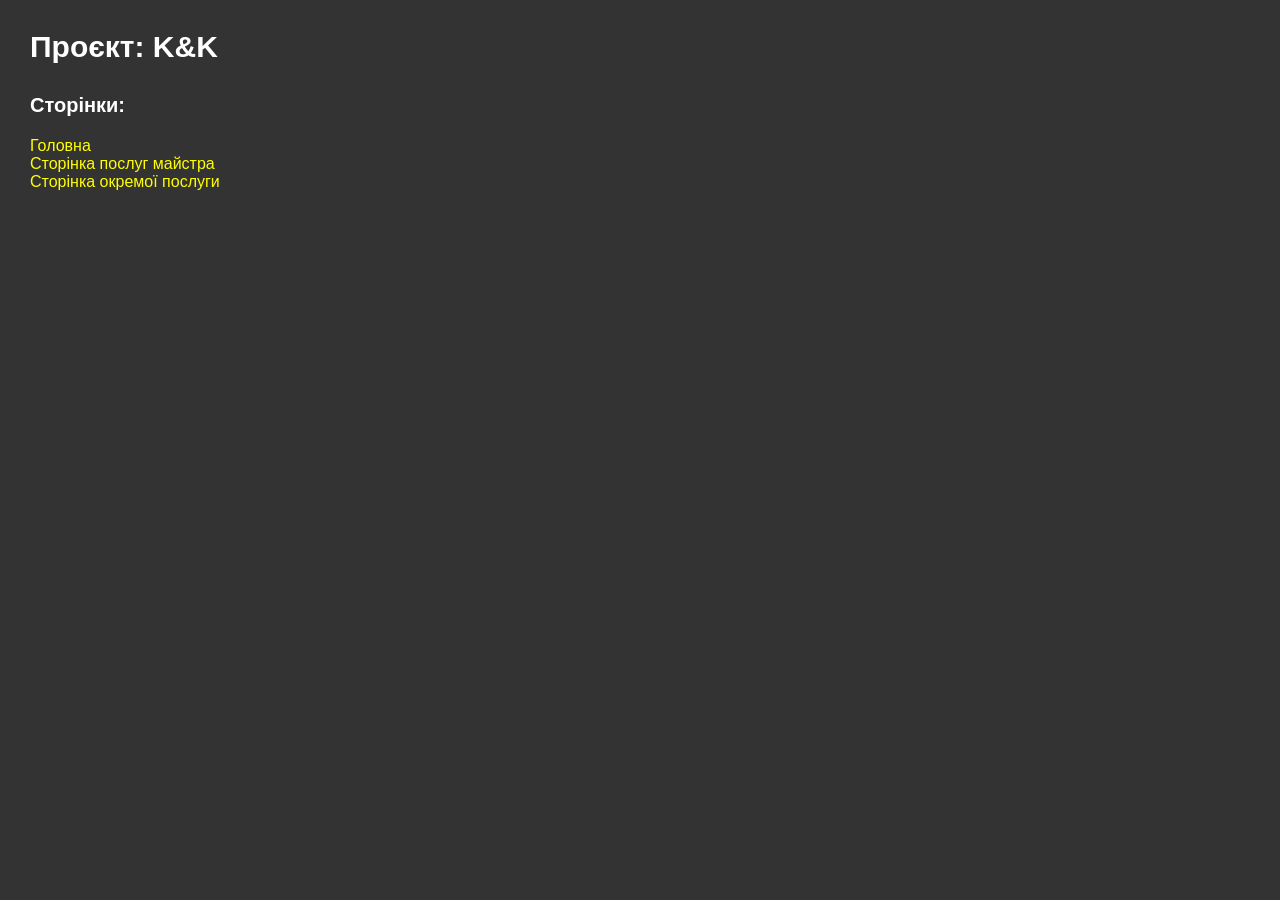
<file: index.html>
<!doctype html>
<html lang="ua">
	<head>
		<meta charset="UTF-8" />
		<meta name="viewport" content="width=device-width, initial-scale=1.0" />
		<meta name="robots" content="noindex, nofollow" />
		<title>Проєкт: K&K</title>
		<style>
			*,
			*::before,
			*::after {
				box-sizing: border-box;
				margin: 0;
				padding: 0;
				bottom: 0;
			}
			ul li {
				list-style: none;
			}
			a {
				text-decoration: none;
				color: inherit;
			}
			body,
			html {
				height: 100%;
			}
			body {
				font-family: Arial, 'Helvetica Neue', Helvetica, sans-serif;
				background-color: #333;
				color: #fff;
			}
			.wrapper {
				min-height: 100%;
				display: flex;
				flex-direction: column;
			}
			.wrapper > main {
				flex-grow: 1;
			}
			.projectpage {
				padding: 30px;
			}
			.projectpage__title {
				font-size: 30px;
				margin-bottom: 30px;
			}
			.projectpage__sub-title {
				font-size: 20px;
				margin-bottom: 20px;
			}
			.projectpage__list {
			}
			.projectpage__list li {
			}
			.projectpage__list a {
				color: yellow;
			}
			.projectpage__list a:hover {
			}
		</style>
	</head>
	<body>
		<div class="wrapper">
			<header class="header"></header>
			<main class="projectpage">
				<h1 class="projectpage__title">Проєкт: K&K</h1>
				<h2 class="projectpage__sub-title">Сторінки:</h2>
				<ul class="projectpage__list">
					<li>
						<a target="_blank" href="kk.html">Головна</a>
					</li>

					<li>
						<a target="_blank" href="master.html">Сторінка послуг майстра</a>
					</li>

					<li>
						<a target="_blank" href="service.html">Сторінка окремої послуги</a>
					</li>
				</ul>
			</main>
			<footer class="footer"></footer>
		</div>
	</body>
</html>
</file>
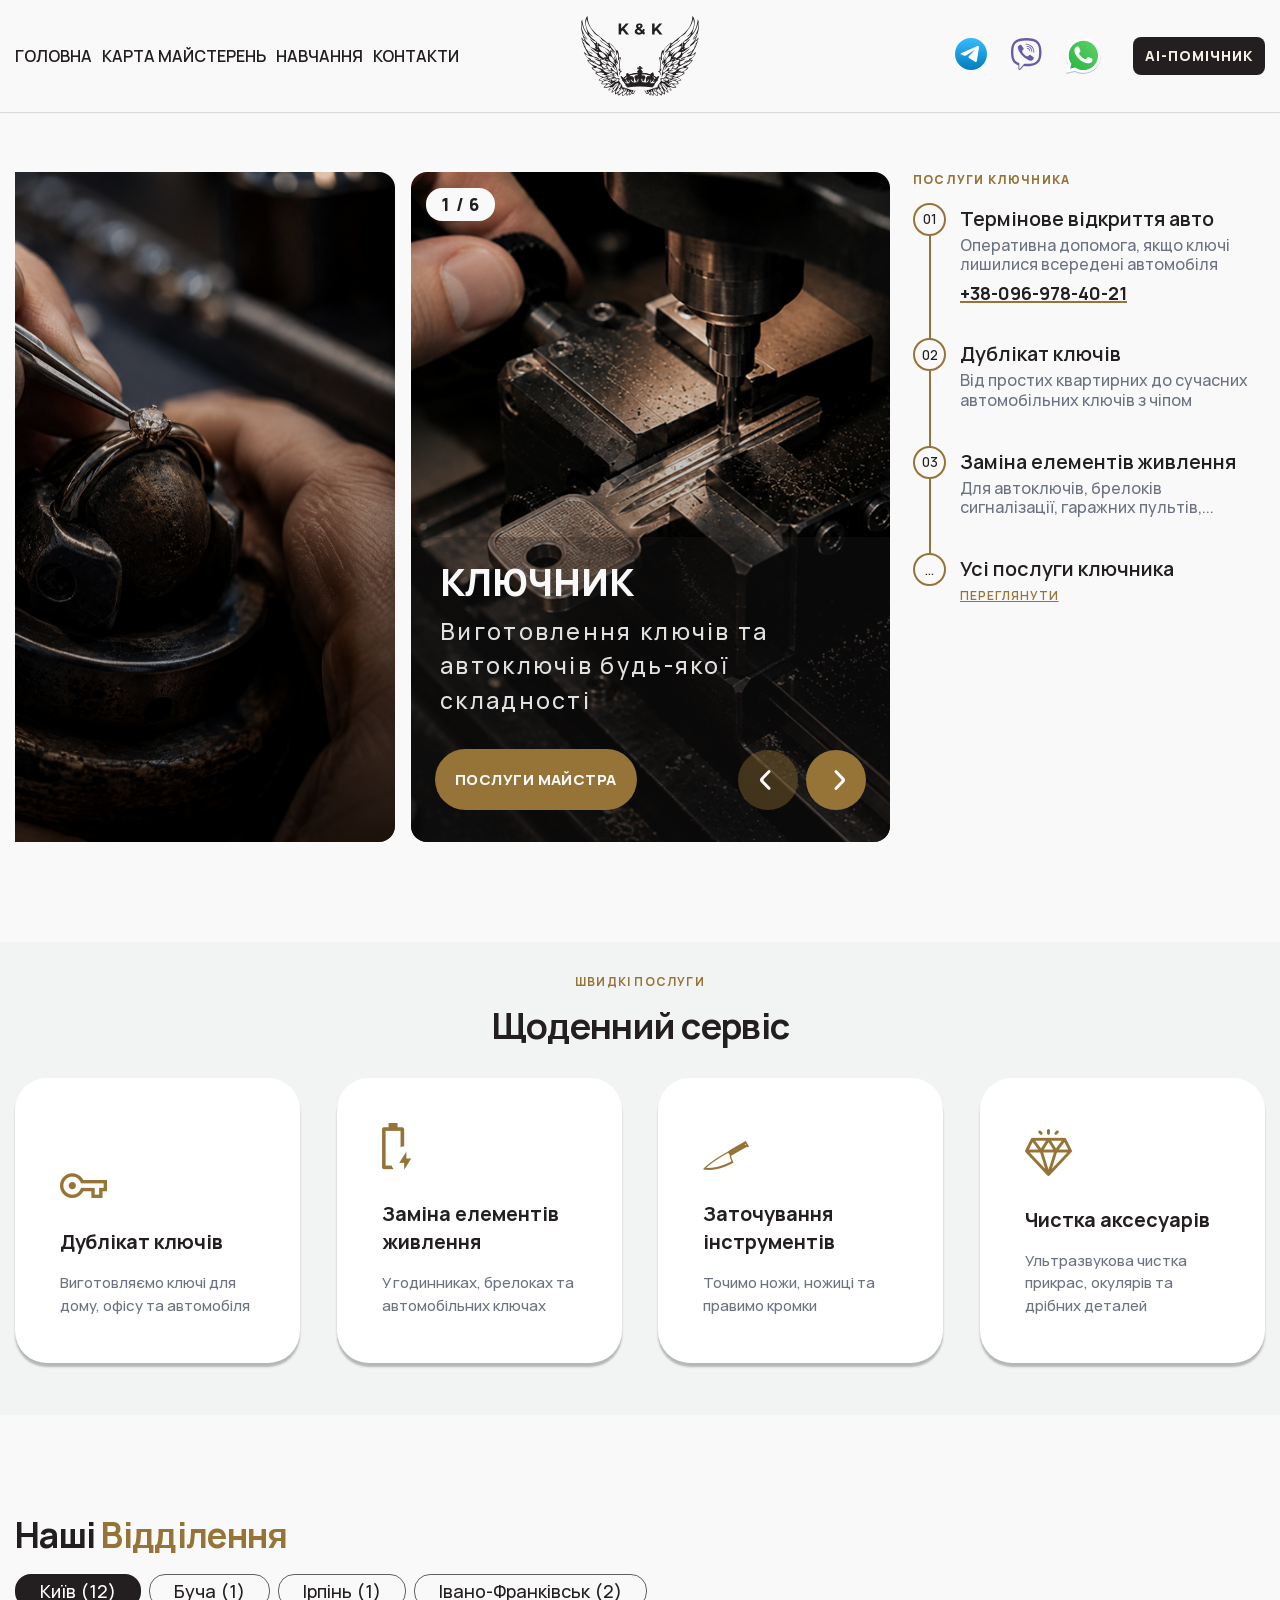
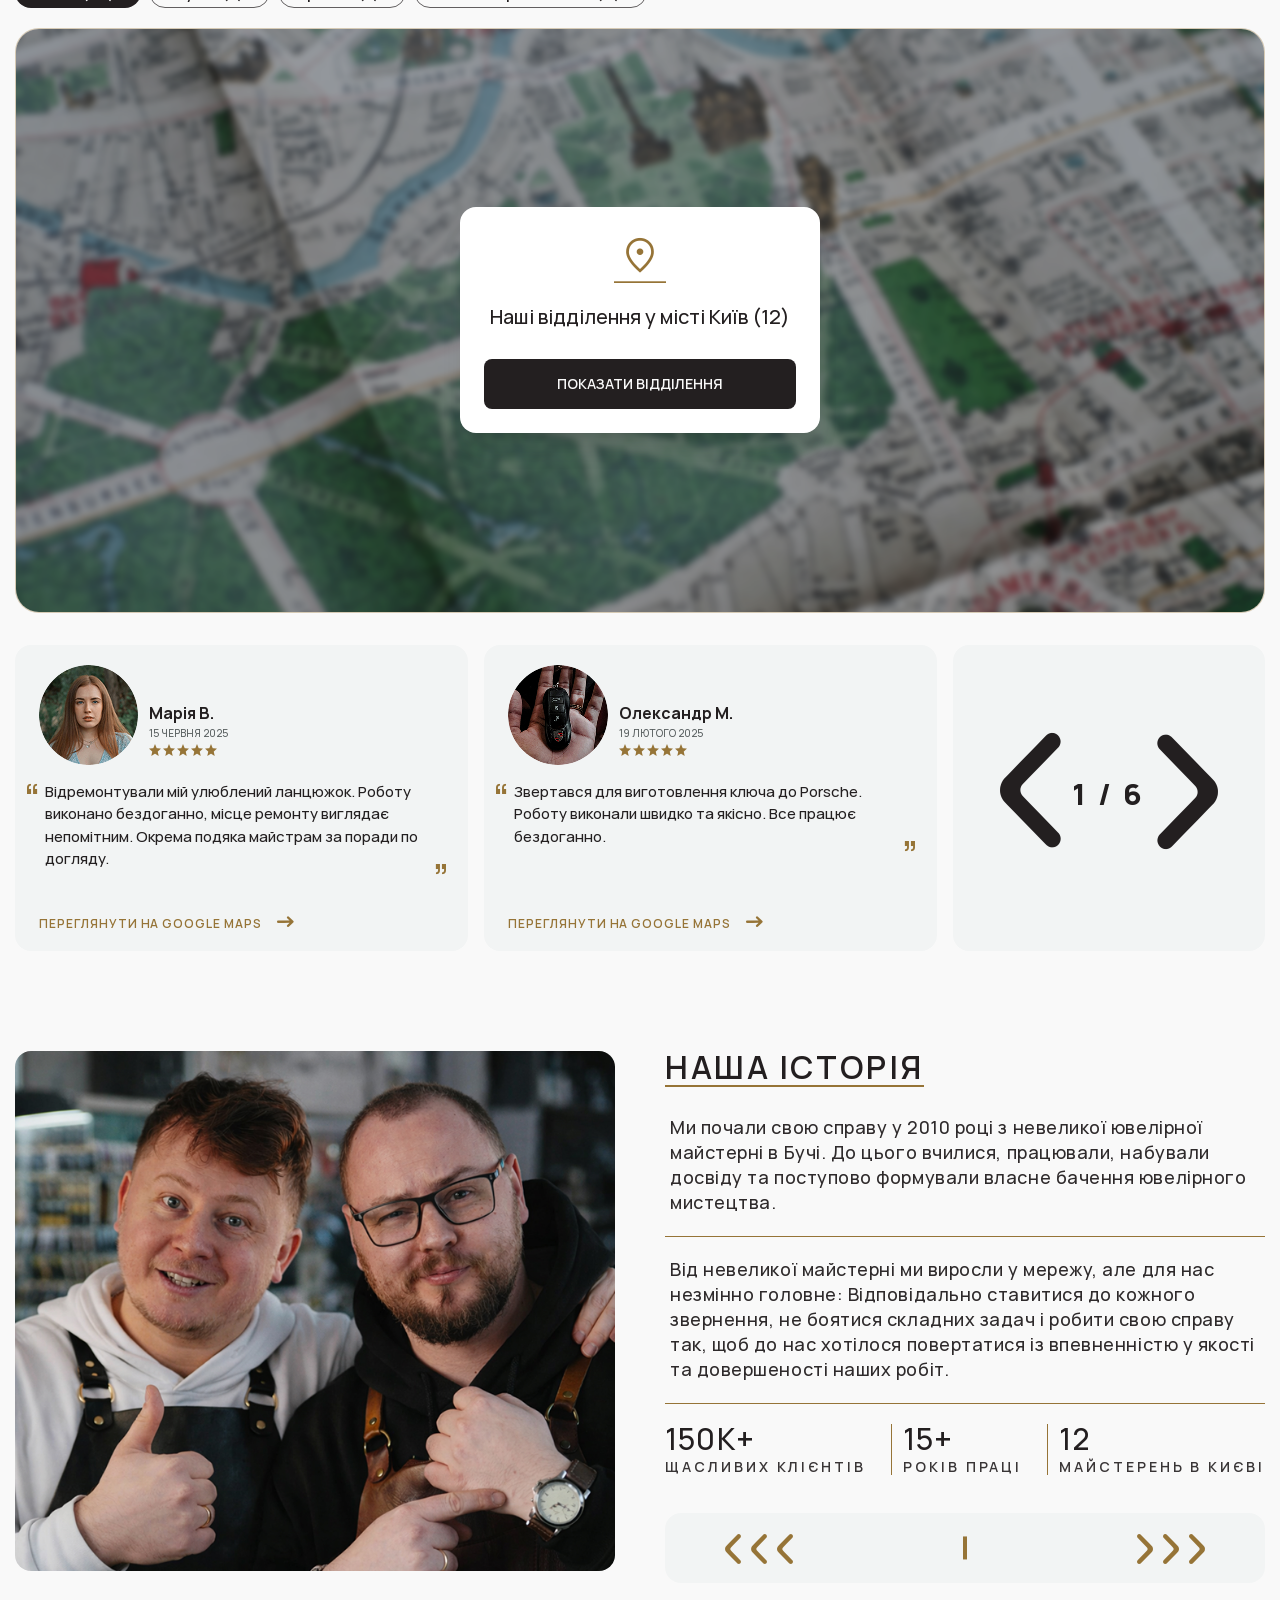
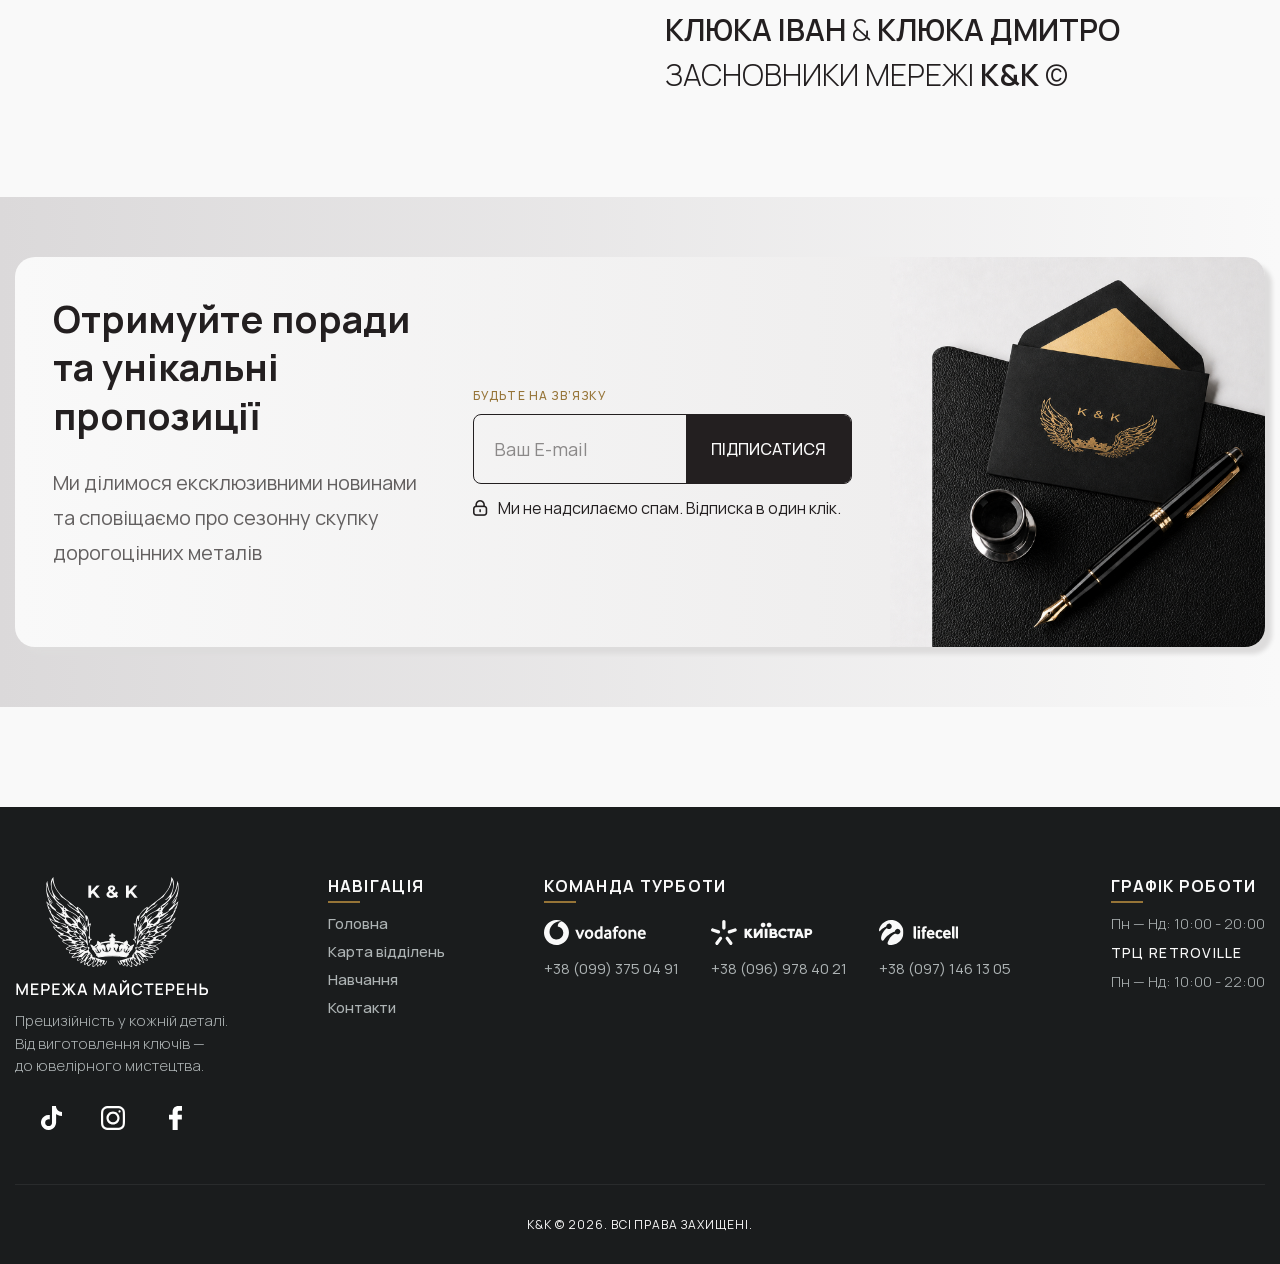
<file: kk.html>
<!doctype html>
<html lang="en">
	<head>
		<meta charset="UTF-8">
		<meta name="viewport" content="width=device-width, initial-scale=1.0, viewport-fit=cover">
		<meta name="theme-color" content="#f9f9f9">
		<link rel="preload" href="./assets/fonts/Manrope-SemiBold.woff2" as="font" type="font/woff2" crossorigin="anonymous">
		<link rel="preload" href="./assets/fonts/Manrope-Regular.woff2" as="font" type="font/woff2" crossorigin="anonymous">
		<link rel="preload" href="./assets/fonts/Manrope-Medium.woff2" as="font" type="font/woff2" crossorigin="anonymous">
		<link rel="preload" href="./assets/fonts/Manrope-Light.woff2" as="font" type="font/woff2" crossorigin="anonymous">
		<link rel="preload" href="./assets/fonts/Manrope-ExtraBold.woff2" as="font" type="font/woff2" crossorigin="anonymous">
		<link rel="preload" href="./assets/fonts/Manrope-Bold.woff2" as="font" type="font/woff2" crossorigin="anonymous">
		<link rel="shortcut icon" href="./assets/img/favicon.ico">
		<title>Home Page</title>
		<script type="module" crossorigin="" src="./js/app4.js?v=1784332657941"></script>
		<link rel="stylesheet" crossorigin="" href="./css/app.css?v=1784332657941">
	</head>
	<body>
		<div class="wrapper">
			<header data-fls-header="" data-fls-header-scroll="450" data-fls-header-scroll-show="500" class="header">
				<div class="header__container">
					<div class="header__menu menu">
						<button type="button" data-fls-menu="" class="menu__icon icon-menu">
							<span></span>
						</button>
						<nav class="menu__body">
							<ul class="menu__list">
								<li class="menu__item">
									<a href="" class="menu__link">Головна</a>
								</li>
								<li class="menu__item">
									<a href="" class="menu__link">Карта майстерень</a>
								</li>
								<li class="menu__item">
									<a href="" class="menu__link">Навчання</a>
								</li>
								<li class="menu__item">
									<a href="" class="menu__link">Контакти</a>
								</li>
							</ul>
						</nav>
					</div>
					<a href="" class="header__logo">
						<img src="./assets/img/logo.svg" alt="K&amp;K Logo">
					</a>
					<div class="header__support support-header">
						<div data-fls-dynamic=".menu__body, 992" class="support-header__socials">
							<div class="support-header__social">
								<a href="">
									<img src="./assets/img/icons/telegram.svg" alt="Telegram">
								</a>
							</div>
							<div class="support-header__social">
								<a href="">
									<img src="./assets/img/icons/viber.svg" alt="Viber">
								</a>
							</div>
							<div class="support-header__social">
								<a href="">
									<img src="./assets/img/icons/whatsapp.svg" alt="WhatsApp">
								</a>
							</div>
						</div>
						<a href="#" data-fls-popup-link="support" class="support-header__ai">АІ-Помічник</a>
					</div>
					<!-- <include src="@components/layout/menu/menu.html" locals='{"active":"Home"}'></include> -->
				</div>
			</header>
			<main class="page">
				<div data-fls-index="" class="index">
					<div data-fls-hero="" class="index__hero hero">
						<div class="hero__container">
							<div class="hero__keys" aria-label="Вибір послуги">
								<div class="hero__mobile">
									<button type="button" class="hero__key _active" data-slide-key="0">Ключник</button>
									<button type="button" class="hero__key" data-slide-key="1">Ювелір</button>
									<button type="button" class="hero__key" data-slide-key="2">Годинникар</button>
									<button type="button" class="hero__key" data-slide-key="3">Гравер</button>
									<button type="button" class="hero__key" data-slide-key="4">Заточування</button>
									<button type="button" class="hero__key" data-slide-key="5">Ремонт оправ</button>
								</div>
							</div>
							<section class="hero__services">
								<div data-fls-slider="" dir="rtl" class="hero__slider swiper">
									<div class="hero__wrapper swiper-wrapper">
										<div class="hero__slide swiper-slide">
											<div class="hero__service service-hero">
												<div class="service-hero__background">
													<img src="./assets/img/services/keymaker.jpg" alt="Image">
												</div>
												<div class="service-hero__content">
													<h2 class="service-hero__title">Ключник</h2>
													<p class="service-hero__description">Виготовлення ключів та автоключів будь-якої складності</p>
													<a href="#" class="service-hero__link">Послуги майстра</a>
												</div>
												<div class="service-hero__counter">1 / 6</div>
											</div>
											<div class="service-hero__announce">Ключник</div>
										</div>
										<div class="hero__slide swiper-slide">
											<div class="hero__service service-hero">
												<div class="service-hero__background">
													<img src="./assets/img/services/jeweler.jpg" alt="Image">
												</div>
												<div class="service-hero__content">
													<h2 class="service-hero__title">Ювелір</h2>
													<p class="service-hero__description">Ремонт, пайка та виготовлення ювелірних виробів.</p>
													<a href="#" class="service-hero__link">Послуги майстра</a>
												</div>
												<div class="service-hero__counter">2 / 6</div>
											</div>
											<div class="service-hero__announce">Ювелір</div>
										</div>
										<div class="hero__slide swiper-slide">
											<div class="hero__service service-hero">
												<div class="service-hero__background">
													<img src="./assets/img/services/watchmaker.jpg" alt="Image">
												</div>
												<div class="service-hero__content">
													<h2 class="service-hero__title">Годинникар</h2>
													<p class="service-hero__description">Ремонт та обслуговування годинників.</p>
													<a href="#" class="service-hero__link">Послуги майстра</a>
												</div>
												<div class="service-hero__counter">3 / 6</div>
											</div>
											<div class="service-hero__announce">Годинникар</div>
										</div>
										<div class="hero__slide swiper-slide">
											<div class="hero__service service-hero">
												<div class="service-hero__background">
													<img src="./assets/img/services/engraver.jpg" alt="Image">
												</div>
												<div class="service-hero__content">
													<h2 class="service-hero__title">Гравер</h2>
													<p class="service-hero__description">Гравіювання написів та зображень будь якої складності.</p>
													<a href="#" class="service-hero__link">Послуги майстра</a>
												</div>
												<div class="service-hero__counter">4 / 6</div>
											</div>
											<div class="service-hero__announce">Гравер</div>
										</div>
										<div class="hero__slide swiper-slide">
											<div class="hero__service service-hero">
												<div class="service-hero__background">
													<img src="./assets/img/services/sharpening.jpg" alt="Image">
												</div>
												<div class="service-hero__content">
													<h2 class="service-hero__title">Заточування</h2>
													<p class="service-hero__description">Професійна заточка ножів та ріжучого інструменту.</p>
													<a href="#" class="service-hero__link">Послуги майстра</a>
												</div>
												<div class="service-hero__counter">5 / 6</div>
											</div>
											<div class="service-hero__announce">Заточування</div>
										</div>
										<div class="hero__slide swiper-slide">
											<div class="hero__service service-hero">
												<div class="service-hero__background">
													<img src="./assets/img/services/eyeglass-repair.jpg" alt="Image">
												</div>
												<div class="service-hero__content">
													<h2 class="service-hero__title">Ремонт оправ</h2>
													<p class="service-hero__description">Відновлюємо пошкоджені оправи, дужки та інші елементи окулярів</p>
													<a href="#" class="service-hero__link">Послуги майстра</a>
												</div>
												<div class="service-hero__counter">6 / 6</div>
											</div>
											<div class="service-hero__announce">Ремонт оправ</div>
										</div>
									</div>
									<div class="hero__switchers">
										<button type="button" class="hero__prev hero__prev--icon-arrow"></button>
										<button type="button" class="hero__next hero__next--icon-arrow"></button>
									</div>
								</div>
							</section>
							<aside class="hero__aside aside-hero">
								<div data-fls-slider="" class="aside-hero__slider swiper">
									<div class="aside-hero__wrapper swiper-wrapper">
										<div class="aside-hero__slide swiper-slide">
											<div class="aside-hero__container">
												<h3 class="aside-hero__title">Послуги ключника</h3>
												<ol class="aside-hero__list">
													<li class="aside-hero__li">
														<h4>Термінове відкриття авто</h4>
														<p>Оперативна допомога, якщо ключі лишилися всередені автомобіля</p>
														<a href="tel:+380969784021">+38-096-978-40-21</a>
													</li>
													<li class="aside-hero__li">
														<h4>Дублікат ключів</h4>
														<p>Від простих квартирних до сучасних автомобільних ключів з чіпом</p>
													</li>
													<li class="aside-hero__li">
														<h4>Заміна елементів живлення</h4>
														<p>Для автоключів, брелоків сигналізації, гаражних пультів,...</p>
													</li>
													<li class="aside-hero__li">
														<h4>Усі послуги ключника</h4>
														<a class="--gold" href="/keymaker">Переглянути</a>
													</li>
												</ol>
											</div>
										</div>
										<div class="aside-hero__slide swiper-slide">
											<div class="aside-hero__container">
												<h3 class="aside-hero__title">Ювелірні послуги</h3>
												<ol class="aside-hero__list">
													<li class="aside-hero__li">
														<h4>Ремонт прикрас</h4>
														<p>Акуратно відновлюємо ланцюжки, каблучки, браслети та інші ювелірні вироби</p>
													</li>
													<li class="aside-hero__li">
														<h4>Чистка та полірування</h4>
														<p>Повертаємо прикрасам блиск за допомогою ультразвукової чистки та полірування</p>
													</li>
													<li class="aside-hero__li">
														<h4>Гравіювання</h4>
														<p>Наносимо написи, символи та персональні деталі на прикраси й подарунки</p>
													</li>
													<li class="aside-hero__li">
														<h4>Усі послуги ювеліра</h4>
														<a class="--gold" href="/jeweler">Переглянути</a>
													</li>
												</ol>
											</div>
										</div>
										<div class="aside-hero__slide swiper-slide">
											<div class="aside-hero__container">
												<h3 class="aside-hero__title">Послуги годинникаря</h3>
												<ol class="aside-hero__list">
													<li class="aside-hero__li">
														<h4>Ремонт годинників</h4>
														<p>Діагностуємо та ремонтуємо механічні, кварцові й електронні годинники</p>
													</li>
													<li class="aside-hero__li">
														<h4>Заміна батарейок</h4>
														<p>Швидко замінюємо елементи живлення в наручних та інших видах годинників</p>
													</li>
													<li class="aside-hero__li">
														<h4>Заміна ремінців і браслетів</h4>
														<p>Підбираємо та встановлюємо ремінці, браслети й регулюємо їх за розміром</p>
													</li>
													<li class="aside-hero__li">
														<h4>Усі послуги годинникаря</h4>
														<a class="--gold" href="/watchmaker">Переглянути</a>
													</li>
												</ol>
											</div>
										</div>
										<div class="aside-hero__slide swiper-slide">
											<div class="aside-hero__container">
												<h3 class="aside-hero__title">Послуги гравера</h3>
												<ol class="aside-hero__list">
													<li class="aside-hero__li">
														<h4>Гравіювання на прикрасах</h4>
														<p>Персоналізуємо каблучки, кулони, браслети та інші ювелірні вироби</p>
													</li>
													<li class="aside-hero__li">
														<h4>Лазерне гравіювання</h4>
														<p>Наносимо точні написи, символи, логотипи та зображення на різні матеріали</p>
													</li>
													<li class="aside-hero__li">
														<h4>Гравіювання подарунків</h4>
														<p>Додаємо пам'ятні написи та індивідуальні деталі на подарунки й сувеніри</p>
													</li>
													<li class="aside-hero__li">
														<h4>Усі послуги гравера</h4>
														<a class="--gold" href="/engraver">Переглянути</a>
													</li>
												</ol>
											</div>
										</div>
										<div class="aside-hero__slide swiper-slide">
											<div class="aside-hero__container">
												<h3 class="aside-hero__title">Послуги заточування</h3>
												<ol class="aside-hero__list">
													<li class="aside-hero__li">
														<h4>Заточування ножів</h4>
														<p>Професійно заточуємо кухонні, туристичні та інші види ножів</p>
													</li>
													<li class="aside-hero__li">
														<h4>Заточування ножиць</h4>
														<p>Відновлюємо гостроту побутових, перукарських та професійних ножиць</p>
													</li>
													<li class="aside-hero__li">
														<h4>Заточування інструментів</h4>
														<p>Заточуємо садовий, побутовий та професійний ріжучий інструмент</p>
													</li>
													<li class="aside-hero__li">
														<h4>Послуги заточування</h4>
														<a class="--gold" href="/sharpening">Переглянути</a>
													</li>
												</ol>
											</div>
										</div>
										<div class="aside-hero__slide swiper-slide">
											<div class="aside-hero__container">
												<h3 class="aside-hero__title">Ремонт оправ окулярів</h3>
												<ol class="aside-hero__list">
													<li class="aside-hero__li">
														<h4>Ремонт оправ</h4>
														<p>Відновлюємо пошкоджені оправи, дужки та інші елементи окулярів</p>
													</li>
													<li class="aside-hero__li">
														<h4>Заміна флексів</h4>
														<p>Замінюємо зношені або пошкоджені пружинні механізми в дужках окулярів</p>
													</li>
													<li class="aside-hero__li">
														<h4>Пайка оправ</h4>
														<p>Акуратно відновлюємо металеві оправи та зламані з'єднання</p>
													</li>
													<li class="aside-hero__li">
														<h4>Усі послуги з ремонту оправ</h4>
														<a class="--gold" href="/glasses-repair">Переглянути</a>
													</li>
												</ol>
											</div>
										</div>
									</div>
								</div>
							</aside>
						</div>
					</div>
					<section class="index__popular popular-index">
						<div class="popular-index__container">
							<h3 class="popular-index__label">Швидкі послуги</h3>
							<h4 class="popular-index__title">Щоденний сервіс</h4>
							<div class="popular-index__columns">
								<div class="popular-index__column">
									<div class="popular-index__icon popular-index__icon--icon-keymaker"></div>
									<h5 class="popular-index__h5">Дублікат ключів</h5>
									<p class="popular-index__p">Виготовляємо ключі для дому, офісу та автомобіля</p>
								</div>
								<div class="popular-index__column">
									<span class="popular-index__icon popular-index__icon--icon-battery"></span>
									<h5 class="popular-index__h5">Заміна елементів живлення</h5>
									<p class="popular-index__p">У годинниках, брелоках та автомобільних ключах</p>
								</div>
								<div class="popular-index__column">
									<div class="popular-index__icon popular-index__icon--icon-knife"></div>
									<h5 class="popular-index__h5">Заточування інструментів</h5>
									<p class="popular-index__p">Точимо ножи, ножиці та правимо кромки</p>
								</div>
								<div class="popular-index__column">
									<div class="popular-index__icon popular-index__icon--icon-diamond"></div>
									<h5 class="popular-index__h5">Чистка аксесуарів</h5>
									<p class="popular-index__p">Ультразвукова чистка прикрас, окулярів та дрібних деталей</p>
								</div>
							</div>
						</div>
					</section>
					<div class="index__map map-index">
						<div class="map-index__container">
							<div data-fls-map="" class="map">
								<h3 class="map-index__title">
									Наші
									<span>Відділення</span>
								</h3>
								<div class="map-index__cities">
									<button type="button" class="map-index__city is-active" data-map-city-button="kyiv" data-map-lat="50.450100" data-map-lng="30.523400" data-map-zoom="10">Київ (12)</button>
									<button type="button" class="map-index__city" data-map-city-button="bucha" data-map-lat="50.54885" data-map-lng="30.21672" data-map-zoom="14">Буча (1)</button>
									<button type="button" class="map-index__city" data-map-city-button="irpin" data-map-lat="50.51853" data-map-lng="30.2386" data-map-zoom="14">Ірпінь (1)</button>
									<button type="button" class="map-index__city" data-map-city-button="ivano-frankivsk" data-map-lat="48.922630" data-map-lng="24.711120" data-map-zoom="13">Івано-Франківськ (2)</button>
								</div>
								<!-- Київ -->
								<div>
									<div data-fls-map-marker="" data-map-city="kyiv" class="map__marker" data-fls-map-lat="50.503181" data-fls-map-lng="30.4188449" data-workshop-title="Лук’янівська" data-workshop-city="Майстерня у Києві" data-workshop-address="м. Київ, вул. Назва вулиці, 00" data-workshop-schedule="Пн–Сб: 09:00–19:00" data-workshop-phone="+380000000000" data-workshop-phone-label="+38 000 000 00 00" data-workshop-video="7bsFYFIXF3o" data-fls-map-marker-zoom="16" data-fls-map-icon="assets/img/icons/map-marker.svg"></div>
									<div data-fls-map-marker="" data-map-city="kyiv" class="map__marker" data-fls-map-lat="50.4804402" data-fls-map-lng="30.4144897" data-workshop-title="Оболонь" data-workshop-city="Майстерня у Києві" data-workshop-address="м. Київ, інша адреса, 00" data-workshop-schedule="Пн–Нд: 10:00–20:00" data-workshop-phone="+380111111111" data-workshop-phone-label="+38 011 111 11 11" data-workshop-video="ANOTHER_VIDEO_ID" data-fls-map-marker-zoom="16" data-fls-map-icon="assets/img/icons/map-marker.svg"></div>
									<div data-fls-map-marker="" data-map-city="kyiv" class="map__marker" data-fls-map-lat="50.42935" data-fls-map-lng="30.35621" data-workshop-title="Оболонь" data-workshop-city="Майстерня у Києві" data-workshop-address="м. Київ, інша адреса, 00" data-workshop-schedule="Пн–Нд: 10:00–20:00" data-workshop-phone="+380111111111" data-workshop-phone-label="+38 011 111 11 11" data-workshop-video="ANOTHER_VIDEO_ID" data-fls-map-marker-zoom="16" data-fls-map-icon="assets/img/icons/map-marker.svg"></div>
									<div data-fls-map-marker="" data-map-city="kyiv" class="map__marker" data-fls-map-lat="50.45053" data-fls-map-lng="30.44282" data-workshop-title="Оболонь" data-workshop-city="Майстерня у Києві" data-workshop-address="м. Київ, інша адреса, 00" data-workshop-schedule="Пн–Нд: 10:00–20:00" data-workshop-phone="+380111111111" data-workshop-phone-label="+38 011 111 11 11" data-workshop-video="ANOTHER_VIDEO_ID" data-fls-map-marker-zoom="16" data-fls-map-icon="assets/img/icons/map-marker.svg"></div>
									<div data-fls-map-marker="" data-map-city="kyiv" class="map__marker" data-fls-map-lat="50.43953" data-fls-map-lng="30.48377" data-workshop-title="Оболонь" data-workshop-city="Майстерня у Києві" data-workshop-address="м. Київ, інша адреса, 00" data-workshop-schedule="Пн–Нд: 10:00–20:00" data-workshop-phone="+380111111111" data-workshop-phone-label="+38 011 111 11 11" data-workshop-video="ANOTHER_VIDEO_ID" data-fls-map-marker-zoom="16" data-fls-map-icon="assets/img/icons/map-marker.svg"></div>
									<div data-fls-map-marker="" data-map-city="kyiv" class="map__marker" data-fls-map-lat="50.47141" data-fls-map-lng="30.47787" data-workshop-title="Оболонь" data-workshop-city="Майстерня у Києві" data-workshop-address="м. Київ, інша адреса, 00" data-workshop-schedule="Пн–Нд: 10:00–20:00" data-workshop-phone="+380111111111" data-workshop-phone-label="+38 011 111 11 11" data-workshop-video="ANOTHER_VIDEO_ID" data-fls-map-marker-zoom="16" data-fls-map-icon="assets/img/icons/map-marker.svg"></div>
									<div data-fls-map-marker="" data-map-city="kyiv" class="map__marker" data-fls-map-lat="50.49148" data-fls-map-lng="30.48998" data-workshop-title="Оболонь" data-workshop-city="Майстерня у Києві" data-workshop-address="м. Київ, інша адреса, 00" data-workshop-schedule="Пн–Нд: 10:00–20:00" data-workshop-phone="+380111111111" data-workshop-phone-label="+38 011 111 11 11" data-workshop-video="ANOTHER_VIDEO_ID" data-fls-map-marker-zoom="16" data-fls-map-icon="assets/img/icons/map-marker.svg"></div>
									<div data-fls-map-marker="" data-map-city="kyiv" class="map__marker" data-fls-map-lat="50.44975" data-fls-map-lng="30.52404" data-workshop-title="Оболонь" data-workshop-city="Майстерня у Києві" data-workshop-address="м. Київ, інша адреса, 00" data-workshop-schedule="Пн–Нд: 10:00–20:00" data-workshop-phone="+380111111111" data-workshop-phone-label="+38 011 111 11 11" data-workshop-video="ANOTHER_VIDEO_ID" data-fls-map-marker-zoom="16" data-fls-map-icon="assets/img/icons/map-marker.svg"></div>
									<div data-fls-map-marker="" data-map-city="kyiv" class="map__marker" data-fls-map-lat="50.49439" data-fls-map-lng="30.56111" data-workshop-title="Оболонь" data-workshop-city="Майстерня у Києві" data-workshop-address="м. Київ, інша адреса, 00" data-workshop-schedule="Пн–Нд: 10:00–20:00" data-workshop-phone="+380111111111" data-workshop-phone-label="+38 011 111 11 11" data-workshop-video="ANOTHER_VIDEO_ID" data-fls-map-marker-zoom="16" data-fls-map-icon="assets/img/icons/map-marker.svg"></div>
									<div data-fls-map-marker="" data-map-city="kyiv" class="map__marker" data-fls-map-lat="50.45474" data-fls-map-lng="30.63739" data-workshop-title="Оболонь" data-workshop-city="Майстерня у Києві" data-workshop-address="м. Київ, інша адреса, 00" data-workshop-schedule="Пн–Нд: 10:00–20:00" data-workshop-phone="+380111111111" data-workshop-phone-label="+38 011 111 11 11" data-workshop-video="ANOTHER_VIDEO_ID" data-fls-map-marker-zoom="16" data-fls-map-icon="assets/img/icons/map-marker.svg"></div>
									<div data-fls-map-marker="" data-map-city="kyiv" class="map__marker" data-fls-map-lat="50.41805" data-fls-map-lng="30.63054" data-workshop-title="Оболонь" data-workshop-city="Майстерня у Києві" data-workshop-address="м. Київ, інша адреса, 00" data-workshop-schedule="Пн–Нд: 10:00–20:00" data-workshop-phone="+380111111111" data-workshop-phone-label="+38 011 111 11 11" data-workshop-video="ANOTHER_VIDEO_ID" data-fls-map-marker-zoom="16" data-fls-map-icon="assets/img/icons/map-marker.svg"></div>
									<div data-fls-map-marker="" data-map-city="kyiv" class="map__marker" data-fls-map-lat="50.41017" data-fls-map-lng="30.60577" data-workshop-title="Оболонь" data-workshop-city="Майстерня у Києві" data-workshop-address="м. Київ, інша адреса, 00" data-workshop-schedule="Пн–Нд: 10:00–20:00" data-workshop-phone="+380111111111" data-workshop-phone-label="+38 011 111 11 11" data-workshop-video="ANOTHER_VIDEO_ID" data-fls-map-marker-zoom="16" data-fls-map-icon="assets/img/icons/map-marker.svg"></div>
								</div>
								<!-- Буча -->
								<div>
									<div data-fls-map-marker="" data-map-city="bucha" class="map__marker" data-fls-map-lat="50.54885" data-fls-map-lng="30.21672" data-workshop-title="Центр" data-workshop-city="Майстерня в Бучі" data-workshop-address="м. Буча, вул. Назва вулиці, 00" data-workshop-schedule="Пн–Сб: 09:00–19:00" data-workshop-phone="+380222222222" data-workshop-phone-label="+38 022 222 22 22" data-workshop-video="VIDEO_ID" data-fls-map-marker-zoom="16" data-fls-map-icon="assets/img/icons/map-marker.svg"></div>
								</div>
								<!-- Ірпінь -->
								<div>
									<div data-fls-map-marker="" data-map-city="irpin" class="map__marker" data-fls-map-lat="50.51853" data-fls-map-lng="30.2386" data-workshop-title="Центр" data-workshop-city="Майстерня в Ірпіні" data-workshop-address="м. Ірпінь, вул. Назва вулиці, 00" data-workshop-schedule="Пн–Сб: 09:00–19:00" data-workshop-phone="+380222222222" data-workshop-phone-label="+38 022 222 22 22" data-workshop-video="VIDEO_ID" data-fls-map-marker-zoom="16" data-fls-map-icon="assets/img/icons/map-marker.svg"></div>
								</div>
								<!-- Івано-Франківськ -->
								<div>
									<div data-fls-map-marker="" data-map-city="ivano-frankivsk" class="map__marker" data-fls-map-lat="48.9370297" data-fls-map-lng="24.7455142" data-workshop-title="Центр" data-workshop-city="Майстерня в Івано-Франківську" data-workshop-address="м. Івано-Франківськ, вул. Назва вулиці, 00" data-workshop-schedule="Пн–Сб: 09:00–19:00" data-workshop-phone="+380222222222" data-workshop-phone-label="+38 022 222 22 22" data-workshop-video="VIDEO_ID" data-fls-map-marker-zoom="16" data-fls-map-icon="assets/img/icons/map-marker.svg"></div>
									<div data-fls-map-marker="" data-map-city="ivano-frankivsk" class="map__marker" data-fls-map-lat="48.9241954" data-fls-map-lng="24.7088024" data-workshop-title="Центр" data-workshop-city="Майстерня в Івано-Франківську" data-workshop-address="м. Івано-Франківськ, вул. Назва вулиці, 00" data-workshop-schedule="Пн–Сб: 09:00–19:00" data-workshop-phone="+380222222222" data-workshop-phone-label="+38 022 222 22 22" data-workshop-video="VIDEO_ID" data-fls-map-marker-zoom="16" data-fls-map-icon="assets/img/icons/map-marker.svg"></div>
								</div>
								<div class="map__view">
									<div data-fls-map-body="" class="map__body"></div>
									<div class="map__gate" data-map-gate="">
										<div class="map__gate-content">
											<span class="map__gate-icon --icon-location"></span>
											<p class="map__gate-title" data-map-gate-title="">Показати відділення у Києві?</p>
											<button type="button" class="map__gate-button" data-map-confirm="">Показати відділення</button>
										</div>
									</div>
								</div>
							</div>
						</div>
					</div>
					<div class="index__reviews reviews-index">
						<div class="reviews-index__container">
							<section data-fls-reviews="" class="reviews">
								<h3 class="reviews__title">
									Ваші
									<span>Відгуки</span>
								</h3>
								<div data-fls-slider="" class="reviews__slider swiper">
									<div class="reviews__wrapper swiper-wrapper">
										<div class="reviews__slide swiper-slide">
											<div class="reviews__column">
												<div class="reviews__top">
													<div class="reviews__avatar">
														<img src="./assets/img/reviews/image01.jpg" alt="Марія В.">
													</div>
													<div class="reviews__info">
														<div class="reviews__name">Марія В.</div>
														<div class="reviews__date">15 Червня 2025</div>
														<div class="reviews__rating">
															<span class="--icon-star"></span>
															<span class="--icon-star"></span>
															<span class="--icon-star"></span>
															<span class="--icon-star"></span>
															<span class="--icon-star"></span>
														</div>
													</div>
												</div>
												<div class="reviews__body">
													<div class="reviews__content">
														<p>
															Відремонтували мій улюблений ланцюжок. Роботу виконано бездоганно, місце ремонту виглядає непомітним.
								Окрема подяка майстрам за поради по догляду.
														</p>
													</div>
												</div>
												<a href="" class="reviews__link --icon-link">Переглянути на google maps</a>
											</div>
										</div>
										<div class="reviews__slide swiper-slide">
											<div class="reviews__column">
												<div class="reviews__top">
													<div class="reviews__avatar">
														<img src="./assets/img/reviews/image02.jpg" alt="Марія В.">
													</div>
													<div class="reviews__info">
														<div class="reviews__name">Олександр М.</div>
														<div class="reviews__date">19 лютого 2025</div>
														<div class="reviews__rating">
															<span class="--icon-star"></span>
															<span class="--icon-star"></span>
															<span class="--icon-star"></span>
															<span class="--icon-star"></span>
															<span class="--icon-star"></span>
														</div>
													</div>
												</div>
												<div class="reviews__body">
													<div class="reviews__content">
														<p>
															Звертався для виготовлення ключа до Porsche. Роботу виконали швидко та якісно. Все працює бездоганно.
														</p>
													</div>
												</div>
												<a href="" class="reviews__link --icon-link">Переглянути на google maps</a>
											</div>
										</div>
										<div class="reviews__slide swiper-slide">
											<div class="reviews__column">
												<div class="reviews__top">
													<div class="reviews__avatar">
														<img src="./assets/img/reviews/image03.jpg" alt="Марія В.">
													</div>
													<div class="reviews__info">
														<div class="reviews__name">Мей Лінь</div>
														<div class="reviews__date">23 серпня 2025</div>
														<div class="reviews__rating">
															<span class="--icon-star"></span>
															<span class="--icon-star"></span>
															<span class="--icon-star"></span>
															<span class="--icon-star"></span>
															<span class="--icon-star"></span>
														</div>
													</div>
												</div>
												<div class="reviews__body">
													<div class="reviews__content">
														<p>
															Відремонтували окуляри. Все зроблено акуратно, результатом повністю задоволена. Приємні спеціалісти та
								чудовий результат. Рекомендую!
														</p>
													</div>
												</div>
												<a href="" class="reviews__link --icon-link">Переглянути на google maps</a>
											</div>
										</div>
										<div class="reviews__slide swiper-slide">
											<div class="reviews__column">
												<div class="reviews__top">
													<div class="reviews__avatar">
														<img src="./assets/img/reviews/image01.jpg" alt="Марія В.">
													</div>
													<div class="reviews__info">
														<div class="reviews__name">Марія В.</div>
														<div class="reviews__date">15 Червня 2025</div>
														<div class="reviews__rating">
															<span class="--icon-star"></span>
															<span class="--icon-star"></span>
															<span class="--icon-star"></span>
															<span class="--icon-star"></span>
															<span class="--icon-star"></span>
														</div>
													</div>
												</div>
												<div class="reviews__body">
													<div class="reviews__content">
														<p>
															Відремонтували мій улюблений ланцюжок. Роботу виконано бездоганно, місце ремонту виглядає непомітним.
								Окрема подяка майстрам за поради по догляду.
														</p>
													</div>
												</div>
												<a href="" class="reviews__link --icon-link">Переглянути на google maps</a>
											</div>
										</div>
										<div class="reviews__slide swiper-slide">
											<div class="reviews__column">
												<div class="reviews__top">
													<div class="reviews__avatar">
														<img src="./assets/img/reviews/image01.jpg" alt="Марія В.">
													</div>
													<div class="reviews__info">
														<div class="reviews__name">Олександр М.</div>
														<div class="reviews__date">19 лютого 2025</div>
														<div class="reviews__rating">
															<span class="--icon-star"></span>
															<span class="--icon-star"></span>
															<span class="--icon-star"></span>
															<span class="--icon-star"></span>
															<span class="--icon-star"></span>
														</div>
													</div>
												</div>
												<div class="reviews__body">
													<div class="reviews__content">
														<p>
															Звертався для виготовлення ключа до Porsche. Роботу виконали швидко та якісно. Все працює бездоганно.
														</p>
													</div>
												</div>
												<a href="" class="reviews__link --icon-link">Переглянути на google maps</a>
											</div>
										</div>
										<div class="reviews__slide swiper-slide">
											<div class="reviews__column">
												<div class="reviews__top">
													<div class="reviews__avatar">
														<img src="./assets/img/reviews/image02.jpg" alt="Марія В.">
													</div>
													<div class="reviews__info">
														<div class="reviews__name">Олександр М.</div>
														<div class="reviews__date">19 лютого 2025</div>
														<div class="reviews__rating">
															<span class="--icon-star"></span>
															<span class="--icon-star"></span>
															<span class="--icon-star"></span>
															<span class="--icon-star"></span>
															<span class="--icon-star"></span>
														</div>
													</div>
												</div>
												<div class="reviews__body">
													<div class="reviews__content">
														<p>
															Відремонтували мій улюблений ланцюжок. Роботу виконано бездоганно, місце ремонту виглядає непомітним.
								Окрема подяка майстрам за поради по догляду.
														</p>
													</div>
												</div>
												<a href="" class="reviews__link --icon-link">Переглянути на google maps</a>
											</div>
										</div>
									</div>
								</div>
								<div class="reviews__switchers">
									<button type="button" class="reviews__prev --icon-arrow"></button>
									<div class="reviews__counter">
										<span data-current="">1</span>
										/
										<span data-total="">5</span>
									</div>
									<button type="button" class="reviews__next --icon-arrow"></button>
								</div>
							</section>
						</div>
					</div>
					<section class="index__our-history our-history">
						<div class="our-history__container">
							<div class="our-history__decor">
								<div data-fls-dynamic=".our-history__mobile, 768, 0" data-fls-slider="" class="our-history__slider swiper">
									<div class="our-history__wrapper swiper-wrapper">
										<div class="our-history__slide swiper-slide">
											<img src="./assets/img/our-history/founders.jpg" alt="Засновники мережі K&K">
										</div>
										<div class="our-history__slide swiper-slide">
											<img src="./assets/img/map/map-preview05.jpg" alt="Засновники мережі K&K">
										</div>
									</div>
								</div>
								<div class="our-history__left-01"></div>
								<div class="our-history__left-02"></div>
								<div class="our-history__left-03"></div>
								<div class="our-history__bottom-01"></div>
								<div class="our-history__bottom-02"></div>
								<div class="our-history__bottom-03"></div>
							</div>
							<div class="our-history__content">
								<div class="our-history__body">
									<div class="our-history__title">
										<h3>НАША ІСТОРІЯ</h3>
									</div>
									<p>
										Ми почали свою справу у 2010 році з невеликої ювелірної майстерні в Бучі. До цього вчилися, працювали,
						набували досвіду та поступово формували власне бачення ювелірного мистецтва.
									</p>
									<p>
										Від невеликої майстерні ми виросли у мережу, але для нас незмінно головне: Відповідально ставитися до
						кожного звернення, не боятися складних задач і робити свою справу так, щоб до нас хотілося повертатися із
						впевненністю у якості та довершеності наших робіт.
									</p>
									<div class="our-history__adventages">
										<h4 class="our-history__adventage">
											<span class="our-history__number">150K+</span>
											<span class="our-history__text">Щасливих клієнтів</span>
										</h4>
										<h4 class="our-history__adventage">
											<span class="our-history__number">15+</span>
											<span class="our-history__text">Років праці</span>
										</h4>
										<h4 class="our-history__adventage">
											<span class="our-history__number">12</span>
											<span class="our-history__text">Майстерень в Києві</span>
										</h4>
									</div>
								</div>
								<div class="our-history__mobile">
									<div class="our-history__switchers">
										<button class="our-history__prev --icon-prev"></button>
										<div class="our-history__line"></div>
										<button class="our-history__next --icon-next"></button>
									</div>
								</div>
								<h5 class="our-history__founders">
									<span>Клюка Іван</span>
									&
									<span>Клюка Дмитро</span>
									<br>
									Засновники мережі
									<span>K&K</span>
									©
								</h5>
							</div>
						</div>
					</section>
					<section class="index__subscribe subscribe">
						<div class="subscribe__container">
							<div class="subscribe__body">
								<div class="subscribe__columns">
									<div class="subscribe__column subscribe__column--text">
										<h4 class="subscribe__title">Отримуйте поради та унікальні пропозиції</h4>
										<p class="subscribe__text">
											Ми ділимося ексклюзивними новинами та сповіщаємо про сезонну скупку дорогоцінних металів
										</p>
									</div>
									<div class="subscribe__column subscribe__column--form">
										<h5 class="subscribe__call">Будьте на зв’язку</h5>
										<form class="subscribe__form" data-fls-form="" action="#" method="#">
											<input required type="email" name="form[email]" data-fls-form-errtext="*Перевірте правильність введенного E-mail" placeholder="Ваш E-mail" class="subscribe__input">
											<button type="submit" class="subscribe__button">Підписатися</button>
										</form>
										<h6 class="subscribe__label --icon-lock">Ми не надсилаємо спам. Відписка в один клік.</h6>
									</div>
								</div>
								<div class="subscribe__image">
									<img src="./assets/img/email/email.jpg" alt="Email">
								</div>
							</div>
						</div>
					</section>
				</div>
				<!--
<div data-fls-popup="popup" aria-hidden="true" class="popup">
<div data-fls-popup-wrapper class="popup__wrapper">
<div data-fls-popup-body class="popup__body">
<button data-fls-popup-close type="button" class="popup__close">
<svg width="23" height="23" viewBox="0 0 23 23" fill="none" xmlns="http://www.w3.org/2000/svg">
<path opacity="0.850056" d="M1.73333 1.48883L21.5469 21.0288" stroke="#979797" stroke-linecap="square" />
<path opacity="0.850056" d="M21.2667 1.48883L1.45309 21.0288" stroke="#979797" stroke-linecap="square" />
</svg>
</button>
<div data-fls-popup-content class="popup__text">
<div class="ai-popup">AI popup content</div>
</div>
</div>
</div>
</div>
-->
				<div data-fls-popup="support" aria-hidden="true" class="popup popup--ai">
					<div data-fls-popup-wrapper="" class="popup__wrapper">
						<div data-fls-popup-body="" class="popup__body">
							<button data-fls-popup-close="" type="button" class="popup__close" aria-label="Закрити">
								<svg width="23" height="23" viewbox="0 0 23 23" fill="none" xmlns="http://www.w3.org/2000/svg">
									<path opacity="0.850056" d="M1.73333 1.48883L21.5469 21.0288" stroke="currentColor" stroke-linecap="square"></path>
									<path opacity="0.850056" d="M21.2667 1.48883L1.45309 21.0288" stroke="currentColor" stroke-linecap="square"></path>
								</svg>
							</button>
							<div data-fls-popup-content="" class="popup__text">
								<div class="ai-chat">
									<div class="ai-chat__head">
										<div class="ai-chat__icon">AI</div>
										<div class="ai-chat__head-content">
											<div class="ai-chat__title">Помічник K&K</div>
										</div>
									</div>
									<div class="ai-chat__body">
										<div class="ai-chat__message ai-chat__message--assistant">Вітаю! Чим можу допомогти?</div>
										<div class="ai-chat__actions">
											<a href="/contacts/" class="ai-chat__action">Показати контакти</a>
											<button type="button" class="ai-chat__action" data-ai-action="route-nearest">Знайти найближчу майстерню</button>
										</div>
									</div>
									<form class="ai-chat__form" action="#">
										<textarea class="ai-chat__field" name="message" placeholder="Ваше питання..." rows="1"></textarea>
										<button type="submit" class="ai-chat__send" aria-label="Надіслати">
											<svg width="18" height="18" viewbox="0 0 18 18" fill="none" xmlns="http://www.w3.org/2000/svg">
												<path d="M2 9H15M15 9L9.8 3.8M15 9L9.8 14.2" stroke="currentColor" stroke-width="1.7" stroke-linecap="round" stroke-linejoin="round"></path>
											</svg>
										</button>
									</form>
								</div>
							</div>
						</div>
					</div>
				</div>
				<!-- GOOGLE MAPS START -->
				<div data-fls-popup="workshop" aria-hidden="true" class="popup popup--workshop">
					<div data-fls-popup-wrapper="" class="popup__wrapper">
						<section data-fls-popup-body="" class="popup__body popup-workshop" role="dialog" aria-modal="true" aria-labelledby="workshop-popup-title">
							<button data-fls-popup-close="" type="button" class="popup__close popup-workshop__close" aria-label="Закрити вікно">
								<svg width="20" height="20" viewbox="0 0 23 23" fill="none" aria-hidden="true">
									<path d="M2 2L21 21" stroke="currentColor" stroke-width="1.5"></path>
									<path d="M21 2L2 21" stroke="currentColor" stroke-width="1.5"></path>
								</svg>
							</button>
							<div data-fls-popup-content="" class="popup-workshop__content">
								<p class="popup-workshop__brand">K&amp;K</p>
								<h2 id="workshop-popup-title" class="popup-workshop__title" data-workshop-popup-title=""></h2>
								<p class="popup-workshop__city" data-workshop-popup-city=""></p>
								<dl class="popup-workshop__details">
									<div class="popup-workshop__detail">
										<dt>Адреса</dt>
										<dd>
											<a href="#" target="_blank" rel="noopener noreferrer" data-workshop-popup-address=""></a>
										</dd>
									</div>
									<div class="popup-workshop__detail">
										<dt>Графік роботи</dt>
										<dd data-workshop-popup-schedule=""></dd>
									</div>
									<div class="popup-workshop__detail">
										<dt>Телефон</dt>
										<dd>
											<a href="#" data-workshop-popup-phone=""></a>
										</dd>
									</div>
								</dl>
								<div class="popup-workshop__actions">
									<a href="#" target="_blank" rel="noopener noreferrer" class="popup-workshop__button popup-workshop__button--primary" data-workshop-popup-route="">
										<span>Побудувати маршрут</span>
										<svg width="24" height="24" viewbox="0 0 24 24" fill="none" aria-hidden="true">
											<path d="M5 12H19" stroke="currentColor" stroke-width="2" stroke-linecap="round"></path>
											<path d="M14 7L19 12L14 17" stroke="currentColor" stroke-width="2" stroke-linecap="round" stroke-linejoin="round"></path>
										</svg>
									</a>
									<button type="button" class="popup-workshop__button popup-workshop__button--secondary" data-fls-popup-link="workshop-video" data-workshop-popup-video="">
										<span class="popup-workshop__play-icon" aria-hidden="true">
											<svg width="13" height="13" viewbox="0 0 13 13" fill="none">
												<path d="M10.4 5.63C11.07 6.02 11.07 6.98 10.4 7.37L4.15 10.98C3.48 11.37 2.65 10.89 2.65 10.11V2.89C2.65 2.11 3.48 1.63 4.15 2.02L10.4 5.63Z" fill="currentColor"></path>
											</svg>
										</span>
										<span>Як нас знайти</span>
									</button>
								</div>
								<p class="popup-workshop__hint">Коротке відео покаже шлях від впізнаваної точки до входу в майстерню.</p>
							</div>
						</section>
					</div>
				</div>
				<div data-fls-popup="workshop-video" aria-hidden="true" class="popup popup--video">
					<div data-fls-popup-wrapper="" class="popup__wrapper">
						<section data-fls-popup-body="" class="popup__body popup-video" role="dialog" aria-modal="true" aria-label="Відео: як знайти майстерню">
							<button data-fls-popup-close="" type="button" class="popup__close popup-video__close" aria-label="Закрити відео">
								<svg width="20" height="20" viewbox="0 0 23 23" fill="none" aria-hidden="true">
									<path d="M2 2L21 21" stroke="currentColor" stroke-width="1.5"></path>
									<path d="M21 2L2 21" stroke="currentColor" stroke-width="1.5"></path>
								</svg>
							</button>
							<div data-fls-popup-content="" data-fls-popup-youtube-place="" class="popup-video__content"></div>
						</section>
					</div>
				</div>
				<!-- GOOGLE MAPS END -->
			</main>
			<footer data-fls-footer="" class="footer">
				<div class="footer__container">
					<div class="footer__columns">
						<div class="footer__column footer__column--main">
							<a href="" class="footer__logo">
								<img src="./assets/img/logo-footer2.svg" alt="">
							</a>
							<p class="footer__text">
								Прецизійність у кожній деталі.
								<br>
								Від виготовлення ключів —
								<br>
								до ювелірного мистецтва.
							</p>
							<div class="footer__socials">
								<div class="footer__social">
									<a href="">
										<img src="./assets/img/icons/tiktok.svg" alt="TikTok">
									</a>
								</div>
								<div class="footer__social">
									<a href="">
										<img src="./assets/img/icons/instagram.svg" alt="Instagram">
									</a>
								</div>
								<div class="footer__social">
									<a href="">
										<img src="./assets/img/icons/facebook.svg" alt="Facebook">
									</a>
								</div>
							</div>
						</div>
						<div class="footer__column footer__column--nav">
							<nav class="footer__nav nav-footer">
								<div class="nav-footer__title footer__title">Навігація</div>
								<ul class="nav-footer__items">
									<li class="nav-footer__item">
										<a href="">Головна</a>
									</li>
									<li class="nav-footer__item">
										<a href="">Карта відділень</a>
									</li>
									<li class="nav-footer__item">
										<a href="">Навчання</a>
									</li>
									<li class="nav-footer__item">
										<a href="">Контакти</a>
									</li>
								</ul>
							</nav>
						</div>
						<div class="footer__column footer__column--phones">
							<div class="footer__phones phones-footer">
								<div class="phones-footer__title footer__title">Команда турботи</div>
								<div class="phones-footer__columns">
									<div class="phones-footer__column">
										<div class="phones-footer__icon">
											<img src="./assets/img/icons/vodafone.svg" alt="Vodafone">
										</div>
										<a href="tel:+380993750491" class="phones-footer__phone">+38 (099) 375 04 91</a>
									</div>
									<div class="phones-footer__column">
										<div class="phones-footer__icon">
											<img src="./assets/img/icons/kyivstar.svg" alt="Kyivstar">
										</div>
										<a href="tel:+380969784021" class="phones-footer__phone">+38 (096) 978 40 21</a>
									</div>
									<div class="phones-footer__column">
										<div class="phones-footer__icon">
											<img src="./assets/img/icons/lifecell.svg" alt="Lifecell">
										</div>
										<a href="tel:+380971461305" class="phones-footer__phone">+38 (097) 146 13 05</a>
									</div>
								</div>
							</div>
						</div>
						<div class="footer__column footer__column--schedule">
							<div class="footer__schedule schedule-footer">
								<div class="schedule-footer__title footer__title">Графік роботи</div>
								<div class="schedule-footer__body">
									<div class="schedule-footer__info">Пн — Нд: 10:00 - 20:00</div>
									<div class="schedule-footer__location">ТРЦ RETROVILLE</div>
									<div class="schedule-footer__info">Пн — Нд: 10:00 - 22:00</div>
								</div>
							</div>
						</div>
					</div>
					<div class="footer__copy">K&K © 2026. Всі права захищені.</div>
				</div>
			</footer>
		</div>
	</body>
</html>
</file>
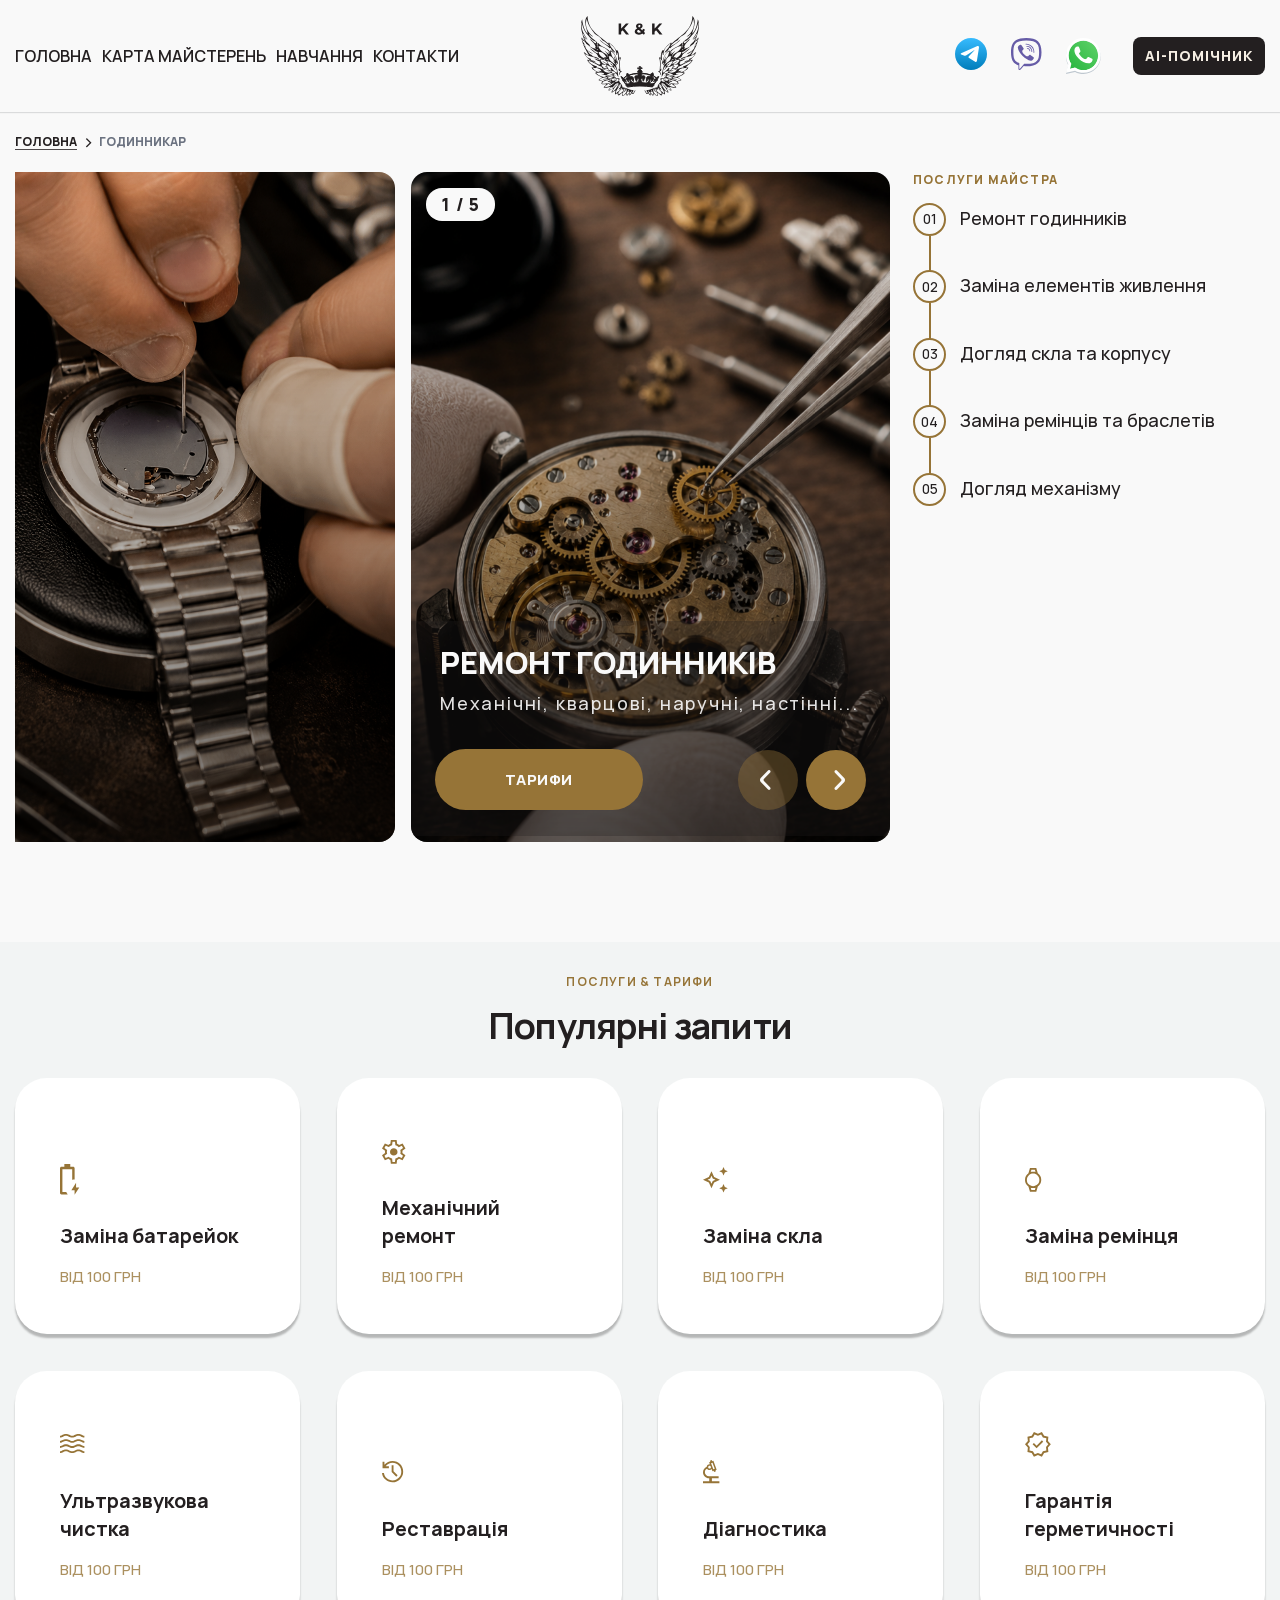
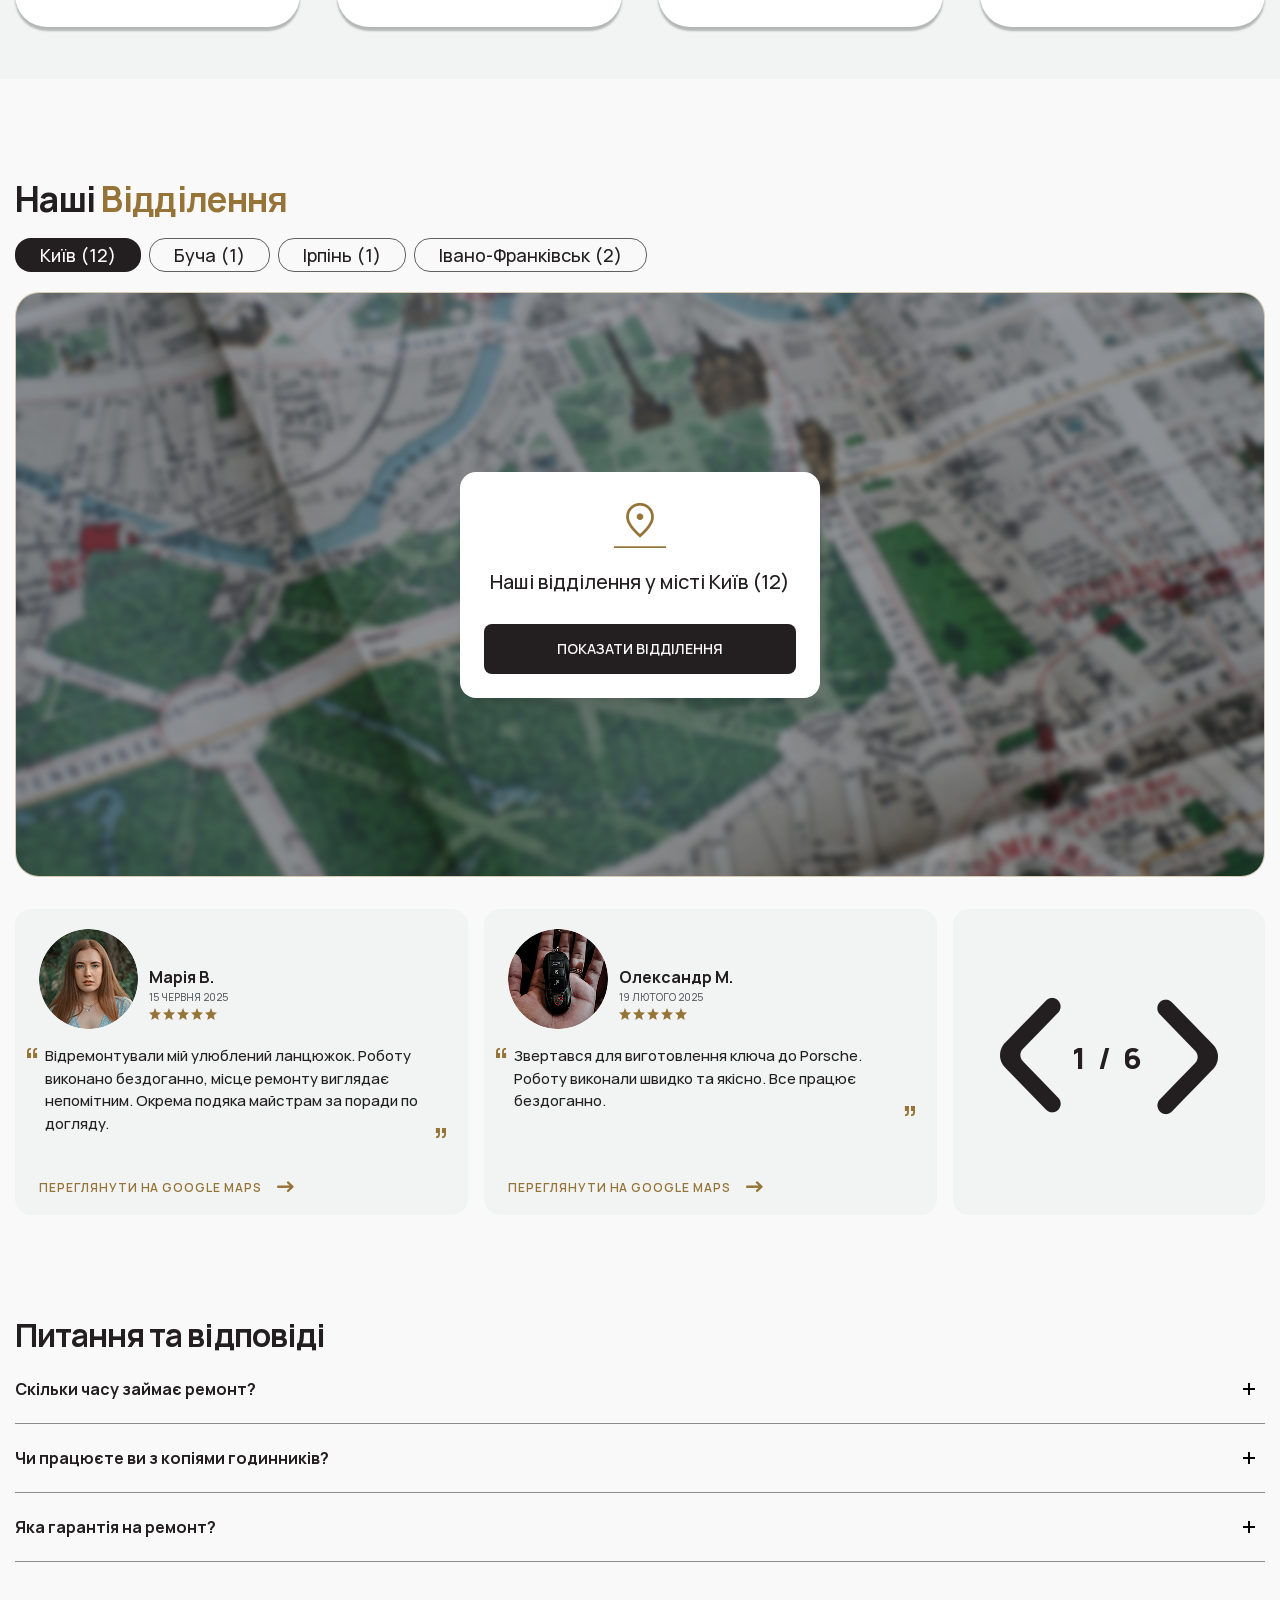
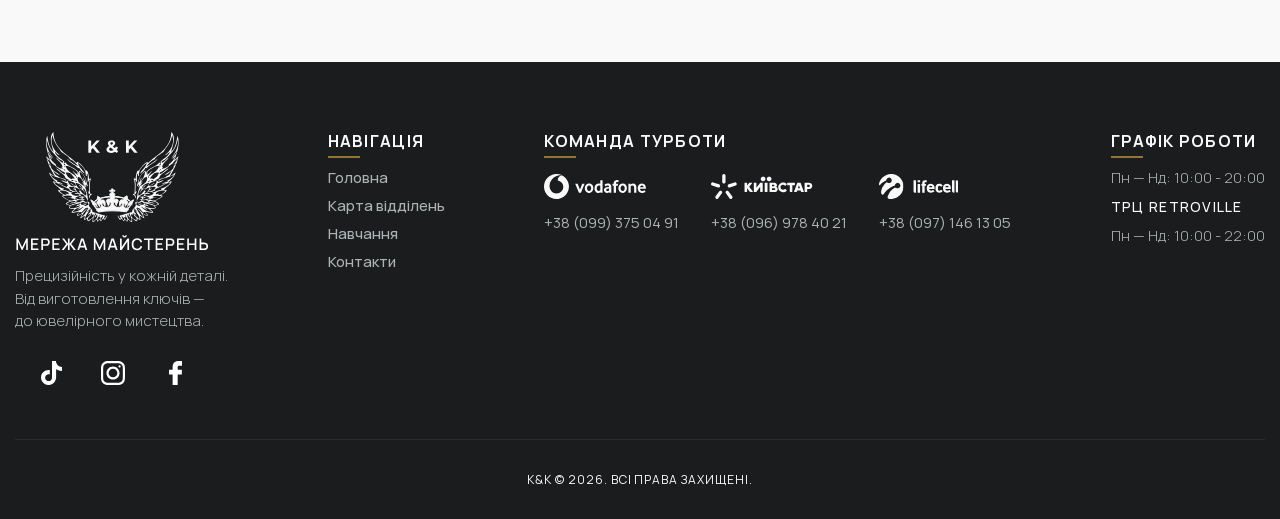
<file: master.html>
<!doctype html>
<html lang="uk">
	<head>
		<meta charset="UTF-8" />
		<meta name="viewport" content="width=device-width, initial-scale=1.0, viewport-fit=cover" />
		<meta name="theme-color" content="#f9f9f9" />
		<link
			rel="preload"
			href="./assets/fonts/Manrope-SemiBold.woff2"
			as="font"
			type="font/woff2"
			crossorigin="anonymous"
		/>
		<link
			rel="preload"
			href="./assets/fonts/Manrope-Regular.woff2"
			as="font"
			type="font/woff2"
			crossorigin="anonymous"
		/>
		<link
			rel="preload"
			href="./assets/fonts/Manrope-Medium.woff2"
			as="font"
			type="font/woff2"
			crossorigin="anonymous"
		/>
		<link rel="preload" href="./assets/fonts/Manrope-Light.woff2" as="font" type="font/woff2" crossorigin="anonymous" />
		<link
			rel="preload"
			href="./assets/fonts/Manrope-ExtraBold.woff2"
			as="font"
			type="font/woff2"
			crossorigin="anonymous"
		/>
		<link rel="preload" href="./assets/fonts/Manrope-Bold.woff2" as="font" type="font/woff2" crossorigin="anonymous" />
		<link rel="shortcut icon" href="./assets/img/favicon.ico" />
		<title>Master Page</title>
		<script type="module" crossorigin="" src="./js/app4.js?v=1784332657940"></script>
		<link rel="stylesheet" crossorigin="" href="./css/app.css?v=1784332657940" />
	</head>
	<body>
		<div class="wrapper">
			<header data-fls-header="" data-fls-header-scroll="450" data-fls-header-scroll-show="500" class="header">
				<div class="header__container">
					<div class="header__menu menu">
						<button type="button" data-fls-menu="" class="menu__icon icon-menu">
							<span></span>
						</button>
						<nav class="menu__body">
							<ul class="menu__list">
								<li class="menu__item">
									<a href="" class="menu__link">Головна</a>
								</li>
								<li class="menu__item">
									<a href="" class="menu__link">Карта майстерень</a>
								</li>
								<li class="menu__item">
									<a href="" class="menu__link">Навчання</a>
								</li>
								<li class="menu__item">
									<a href="" class="menu__link">Контакти</a>
								</li>
							</ul>
						</nav>
					</div>
					<a href="" class="header__logo">
						<img src="./assets/img/logo.svg" alt="K&amp;K Logo" />
					</a>
					<div class="header__support support-header">
						<div data-fls-dynamic=".menu__body, 992" class="support-header__socials">
							<div class="support-header__social">
								<a href="">
									<img src="./assets/img/icons/telegram.svg" alt="Telegram" />
								</a>
							</div>
							<div class="support-header__social">
								<a href="">
									<img src="./assets/img/icons/viber.svg" alt="Viber" />
								</a>
							</div>
							<div class="support-header__social">
								<a href="">
									<img src="./assets/img/icons/whatsapp.svg" alt="WhatsApp" />
								</a>
							</div>
						</div>
						<a href="#" data-fls-popup-link="support" class="support-header__ai">АІ-Помічник</a>
					</div>
					<!-- <include src="@components/layout/menu/menu.html" locals='{"active":"Master"}'></include> -->
				</div>
			</header>
			<main class="page">
				<div data-fls-master="" class="master">
					<div data-fls-breadcrumbs="" class="master__breadcrumbs breadcrumbs">
						<div class="breadcrumbs__container">
							<a href="#">Головна</a>
							<div>></div>
							<span>Годинникар</span>
						</div>
					</div>
					<div data-fls-hero="" class="master__hero hero">
						<div class="hero__container">
							<section class="hero__services">
								<div data-fls-slider="" dir="rtl" class="hero__slider swiper">
									<div class="hero__wrapper swiper-wrapper">
										<div class="hero__slide swiper-slide">
											<div class="hero__service service-hero">
												<div class="service-hero__background">
													<img src="./assets/img/master/services/watchmaker/01.png" alt="Image" />
												</div>
												<div class="service-hero__content">
													<h2 class="service-hero__title">Ремонт годинників</h2>
													<p class="service-hero__description">Механічні, кварцові, наручні, настінні...</p>
													<a href="#" class="service-hero__link">Тарифи</a>
												</div>
												<div class="service-hero__counter">1 / 5</div>
											</div>
											<div class="service-hero__announce">Ремонт годинників</div>
										</div>
										<div class="hero__slide swiper-slide">
											<div class="hero__service service-hero">
												<div class="service-hero__background">
													<img src="./assets/img/master/services/watchmaker/02.png" alt="Image" />
												</div>
												<div class="service-hero__content">
													<h2 class="service-hero__title">Заміна елементів живлення</h2>
													<p class="service-hero__description">Стандартні, водозахищені, з перевіркою...</p>
													<a href="#" class="service-hero__link">Тарифи</a>
												</div>
												<div class="service-hero__counter">2 / 5</div>
											</div>
											<div class="service-hero__announce">Заміна елементів живлення</div>
										</div>
										<div class="hero__slide swiper-slide">
											<div class="hero__service service-hero">
												<div class="service-hero__background">
													<img src="./assets/img/master/services/watchmaker/03.png" alt="Image" />
												</div>
												<div class="service-hero__content">
													<h2 class="service-hero__title">Скло та корпус</h2>
													<p class="service-hero__description">Заміна скла, полірування, герметизація...</p>
													<a href="#" class="service-hero__link">Тарифи</a>
												</div>
												<div class="service-hero__counter">3 / 5</div>
											</div>
											<div class="service-hero__announce">Скло та корпус</div>
										</div>
										<div class="hero__slide swiper-slide">
											<div class="hero__service service-hero">
												<div class="service-hero__background">
													<img src="./assets/img/master/services/watchmaker/04.png" alt="Image" />
												</div>
												<div class="service-hero__content">
													<h2 class="service-hero__title">Ремінці та браслети</h2>
													<p class="service-hero__description">Виготовлення, заміна, укорочення, підбір, ремонт...</p>
													<a href="#" class="service-hero__link">Тарифи</a>
												</div>
												<div class="service-hero__counter">4 / 5</div>
											</div>
											<div class="service-hero__announce">Ремінці та браслети</div>
										</div>
										<div class="hero__slide swiper-slide">
											<div class="hero__service service-hero">
												<div class="service-hero__background">
													<img src="./assets/img/master/services/watchmaker/05.png" alt="Image" />
												</div>
												<div class="service-hero__content">
													<h2 class="service-hero__title">Догляд механізму</h2>
													<p class="service-hero__description">Чистка, репасаж, діагностика, налаштування...</p>
													<a href="#" class="service-hero__link">Тарифи</a>
												</div>
												<div class="service-hero__counter">5 / 5</div>
											</div>
											<div class="service-hero__announce">Догляд механізму</div>
										</div>
									</div>
									<div class="hero__switchers">
										<button type="button" class="hero__prev hero__prev--icon-arrow"></button>
										<button type="button" class="hero__next hero__next--icon-arrow"></button>
									</div>
								</div>
							</section>
							<aside class="hero__aside aside-hero">
								<div data-fls-slider="" class="aside-hero__slider swiper">
									<div class="aside-hero__wrapper swiper-wrapper">
										<div class="aside-hero__slide swiper-slide">
											<div class="aside-hero__container">
												<h3 class="aside-hero__title">Послуги майстра</h3>
												<ol class="aside-hero__list">
													<li class="aside-hero__li">
														<a href="#">Ремонт годинників</a>
													</li>
													<li class="aside-hero__li">
														<a href="#">Заміна елементів живлення</a>
													</li>
													<li class="aside-hero__li">
														<a href="#">Догляд скла та корпусу</a>
													</li>
													<li class="aside-hero__li">
														<a href="#">Заміна ремінців та браслетів</a>
													</li>
													<li class="aside-hero__li">
														<a href="#">Догляд механізму</a>
													</li>
												</ol>
											</div>
										</div>
									</div>
								</div>
							</aside>
						</div>
					</div>
					<section class="master__popular popular-master">
						<div class="popular-master__container">
							<h3 class="popular-master__label">Послуги & тарифи</h3>
							<h4 class="popular-master__title">Популярні запити</h4>
							<div class="popular-master__columns">
								<div class="popular-master__column">
									<div class="popular-master__icon">
										<img src="./assets/img/master/prices/watchmaker/01.svg" alt="Image" />
									</div>
									<h5 class="popular-master__h5">Заміна батарейок</h5>
									<p class="popular-master__p">ВІД 100 ГРН</p>
								</div>
								<div class="popular-master__column">
									<div class="popular-master__icon">
										<img src="./assets/img/master/prices/watchmaker/02.svg" alt="Image" />
									</div>
									<h5 class="popular-master__h5">Механічний ремонт</h5>
									<p class="popular-master__p">ВІД 100 ГРН</p>
								</div>
								<div class="popular-master__column">
									<div class="popular-master__icon">
										<img src="./assets/img/master/prices/watchmaker/03.svg" alt="Image" />
									</div>
									<h5 class="popular-master__h5">Заміна скла</h5>
									<p class="popular-master__p">ВІД 100 ГРН</p>
								</div>
								<div class="popular-master__column">
									<div class="popular-master__icon">
										<img src="./assets/img/master/prices/watchmaker/04.svg" alt="Image" />
									</div>
									<h5 class="popular-master__h5">Заміна ремінця</h5>
									<p class="popular-master__p">ВІД 100 ГРН</p>
								</div>
								<div class="popular-master__column">
									<div class="popular-master__icon">
										<img src="./assets/img/master/prices/watchmaker/05.svg" alt="Image" />
									</div>
									<h5 class="popular-master__h5">Ультразвукова чистка</h5>
									<p class="popular-master__p">ВІД 100 ГРН</p>
								</div>
								<div class="popular-master__column">
									<div class="popular-master__icon">
										<img src="./assets/img/master/prices/watchmaker/06.svg" alt="Image" />
									</div>
									<h5 class="popular-master__h5">Реставрація</h5>
									<p class="popular-master__p">ВІД 100 ГРН</p>
								</div>
								<div class="popular-master__column">
									<div class="popular-master__icon">
										<img src="./assets/img/master/prices/watchmaker/07.svg" alt="Image" />
									</div>
									<h5 class="popular-master__h5">Діагностика</h5>
									<p class="popular-master__p">ВІД 100 ГРН</p>
								</div>
								<div class="popular-master__column">
									<div class="popular-master__icon">
										<img src="./assets/img/master/prices/watchmaker/08.svg" alt="Image" />
									</div>
									<h5 class="popular-master__h5">Гарантія герметичності</h5>
									<p class="popular-master__p">ВІД 100 ГРН</p>
								</div>
							</div>
						</div>
					</section>
					<div class="master__map map-master">
						<div class="map-master__container">
							<div data-fls-map="" class="map">
								<h3 class="map-index__title">
									Наші
									<span>Відділення</span>
								</h3>
								<div class="map-index__cities">
									<button
										type="button"
										class="map-index__city is-active"
										data-map-city-button="kyiv"
										data-map-lat="50.450100"
										data-map-lng="30.523400"
										data-map-zoom="10"
									>
										Київ (12)
									</button>
									<button
										type="button"
										class="map-index__city"
										data-map-city-button="bucha"
										data-map-lat="50.54885"
										data-map-lng="30.21672"
										data-map-zoom="14"
									>
										Буча (1)
									</button>
									<button
										type="button"
										class="map-index__city"
										data-map-city-button="irpin"
										data-map-lat="50.51853"
										data-map-lng="30.2386"
										data-map-zoom="14"
									>
										Ірпінь (1)
									</button>
									<button
										type="button"
										class="map-index__city"
										data-map-city-button="ivano-frankivsk"
										data-map-lat="48.922630"
										data-map-lng="24.711120"
										data-map-zoom="13"
									>
										Івано-Франківськ (2)
									</button>
								</div>
								<!-- Київ -->
								<div>
									<div
										data-fls-map-marker=""
										data-map-city="kyiv"
										class="map__marker"
										data-fls-map-lat="50.503181"
										data-fls-map-lng="30.4188449"
										data-workshop-title="Лук’янівська"
										data-workshop-city="Майстерня у Києві"
										data-workshop-address="м. Київ, вул. Назва вулиці, 00"
										data-workshop-schedule="Пн–Сб: 09:00–19:00"
										data-workshop-phone="+380000000000"
										data-workshop-phone-label="+38 000 000 00 00"
										data-workshop-video="7bsFYFIXF3o"
										data-fls-map-marker-zoom="16"
										data-fls-map-icon="assets/img/icons/map-marker.svg"
									></div>
									<div
										data-fls-map-marker=""
										data-map-city="kyiv"
										class="map__marker"
										data-fls-map-lat="50.4804402"
										data-fls-map-lng="30.4144897"
										data-workshop-title="Оболонь"
										data-workshop-city="Майстерня у Києві"
										data-workshop-address="м. Київ, інша адреса, 00"
										data-workshop-schedule="Пн–Нд: 10:00–20:00"
										data-workshop-phone="+380111111111"
										data-workshop-phone-label="+38 011 111 11 11"
										data-workshop-video="ANOTHER_VIDEO_ID"
										data-fls-map-marker-zoom="16"
										data-fls-map-icon="assets/img/icons/map-marker.svg"
									></div>
									<div
										data-fls-map-marker=""
										data-map-city="kyiv"
										class="map__marker"
										data-fls-map-lat="50.42935"
										data-fls-map-lng="30.35621"
										data-workshop-title="Оболонь"
										data-workshop-city="Майстерня у Києві"
										data-workshop-address="м. Київ, інша адреса, 00"
										data-workshop-schedule="Пн–Нд: 10:00–20:00"
										data-workshop-phone="+380111111111"
										data-workshop-phone-label="+38 011 111 11 11"
										data-workshop-video="ANOTHER_VIDEO_ID"
										data-fls-map-marker-zoom="16"
										data-fls-map-icon="assets/img/icons/map-marker.svg"
									></div>
									<div
										data-fls-map-marker=""
										data-map-city="kyiv"
										class="map__marker"
										data-fls-map-lat="50.45053"
										data-fls-map-lng="30.44282"
										data-workshop-title="Оболонь"
										data-workshop-city="Майстерня у Києві"
										data-workshop-address="м. Київ, інша адреса, 00"
										data-workshop-schedule="Пн–Нд: 10:00–20:00"
										data-workshop-phone="+380111111111"
										data-workshop-phone-label="+38 011 111 11 11"
										data-workshop-video="ANOTHER_VIDEO_ID"
										data-fls-map-marker-zoom="16"
										data-fls-map-icon="assets/img/icons/map-marker.svg"
									></div>
									<div
										data-fls-map-marker=""
										data-map-city="kyiv"
										class="map__marker"
										data-fls-map-lat="50.43953"
										data-fls-map-lng="30.48377"
										data-workshop-title="Оболонь"
										data-workshop-city="Майстерня у Києві"
										data-workshop-address="м. Київ, інша адреса, 00"
										data-workshop-schedule="Пн–Нд: 10:00–20:00"
										data-workshop-phone="+380111111111"
										data-workshop-phone-label="+38 011 111 11 11"
										data-workshop-video="ANOTHER_VIDEO_ID"
										data-fls-map-marker-zoom="16"
										data-fls-map-icon="assets/img/icons/map-marker.svg"
									></div>
									<div
										data-fls-map-marker=""
										data-map-city="kyiv"
										class="map__marker"
										data-fls-map-lat="50.47141"
										data-fls-map-lng="30.47787"
										data-workshop-title="Оболонь"
										data-workshop-city="Майстерня у Києві"
										data-workshop-address="м. Київ, інша адреса, 00"
										data-workshop-schedule="Пн–Нд: 10:00–20:00"
										data-workshop-phone="+380111111111"
										data-workshop-phone-label="+38 011 111 11 11"
										data-workshop-video="ANOTHER_VIDEO_ID"
										data-fls-map-marker-zoom="16"
										data-fls-map-icon="assets/img/icons/map-marker.svg"
									></div>
									<div
										data-fls-map-marker=""
										data-map-city="kyiv"
										class="map__marker"
										data-fls-map-lat="50.49148"
										data-fls-map-lng="30.48998"
										data-workshop-title="Оболонь"
										data-workshop-city="Майстерня у Києві"
										data-workshop-address="м. Київ, інша адреса, 00"
										data-workshop-schedule="Пн–Нд: 10:00–20:00"
										data-workshop-phone="+380111111111"
										data-workshop-phone-label="+38 011 111 11 11"
										data-workshop-video="ANOTHER_VIDEO_ID"
										data-fls-map-marker-zoom="16"
										data-fls-map-icon="assets/img/icons/map-marker.svg"
									></div>
									<div
										data-fls-map-marker=""
										data-map-city="kyiv"
										class="map__marker"
										data-fls-map-lat="50.44975"
										data-fls-map-lng="30.52404"
										data-workshop-title="Оболонь"
										data-workshop-city="Майстерня у Києві"
										data-workshop-address="м. Київ, інша адреса, 00"
										data-workshop-schedule="Пн–Нд: 10:00–20:00"
										data-workshop-phone="+380111111111"
										data-workshop-phone-label="+38 011 111 11 11"
										data-workshop-video="ANOTHER_VIDEO_ID"
										data-fls-map-marker-zoom="16"
										data-fls-map-icon="assets/img/icons/map-marker.svg"
									></div>
									<div
										data-fls-map-marker=""
										data-map-city="kyiv"
										class="map__marker"
										data-fls-map-lat="50.49439"
										data-fls-map-lng="30.56111"
										data-workshop-title="Оболонь"
										data-workshop-city="Майстерня у Києві"
										data-workshop-address="м. Київ, інша адреса, 00"
										data-workshop-schedule="Пн–Нд: 10:00–20:00"
										data-workshop-phone="+380111111111"
										data-workshop-phone-label="+38 011 111 11 11"
										data-workshop-video="ANOTHER_VIDEO_ID"
										data-fls-map-marker-zoom="16"
										data-fls-map-icon="assets/img/icons/map-marker.svg"
									></div>
									<div
										data-fls-map-marker=""
										data-map-city="kyiv"
										class="map__marker"
										data-fls-map-lat="50.45474"
										data-fls-map-lng="30.63739"
										data-workshop-title="Оболонь"
										data-workshop-city="Майстерня у Києві"
										data-workshop-address="м. Київ, інша адреса, 00"
										data-workshop-schedule="Пн–Нд: 10:00–20:00"
										data-workshop-phone="+380111111111"
										data-workshop-phone-label="+38 011 111 11 11"
										data-workshop-video="ANOTHER_VIDEO_ID"
										data-fls-map-marker-zoom="16"
										data-fls-map-icon="assets/img/icons/map-marker.svg"
									></div>
									<div
										data-fls-map-marker=""
										data-map-city="kyiv"
										class="map__marker"
										data-fls-map-lat="50.41805"
										data-fls-map-lng="30.63054"
										data-workshop-title="Оболонь"
										data-workshop-city="Майстерня у Києві"
										data-workshop-address="м. Київ, інша адреса, 00"
										data-workshop-schedule="Пн–Нд: 10:00–20:00"
										data-workshop-phone="+380111111111"
										data-workshop-phone-label="+38 011 111 11 11"
										data-workshop-video="ANOTHER_VIDEO_ID"
										data-fls-map-marker-zoom="16"
										data-fls-map-icon="assets/img/icons/map-marker.svg"
									></div>
									<div
										data-fls-map-marker=""
										data-map-city="kyiv"
										class="map__marker"
										data-fls-map-lat="50.41017"
										data-fls-map-lng="30.60577"
										data-workshop-title="Оболонь"
										data-workshop-city="Майстерня у Києві"
										data-workshop-address="м. Київ, інша адреса, 00"
										data-workshop-schedule="Пн–Нд: 10:00–20:00"
										data-workshop-phone="+380111111111"
										data-workshop-phone-label="+38 011 111 11 11"
										data-workshop-video="ANOTHER_VIDEO_ID"
										data-fls-map-marker-zoom="16"
										data-fls-map-icon="assets/img/icons/map-marker.svg"
									></div>
								</div>
								<!-- Буча -->
								<div>
									<div
										data-fls-map-marker=""
										data-map-city="bucha"
										class="map__marker"
										data-fls-map-lat="50.54885"
										data-fls-map-lng="30.21672"
										data-workshop-title="Центр"
										data-workshop-city="Майстерня в Бучі"
										data-workshop-address="м. Буча, вул. Назва вулиці, 00"
										data-workshop-schedule="Пн–Сб: 09:00–19:00"
										data-workshop-phone="+380222222222"
										data-workshop-phone-label="+38 022 222 22 22"
										data-workshop-video="VIDEO_ID"
										data-fls-map-marker-zoom="16"
										data-fls-map-icon="assets/img/icons/map-marker.svg"
									></div>
								</div>
								<!-- Ірпінь -->
								<div>
									<div
										data-fls-map-marker=""
										data-map-city="irpin"
										class="map__marker"
										data-fls-map-lat="50.51853"
										data-fls-map-lng="30.2386"
										data-workshop-title="Центр"
										data-workshop-city="Майстерня в Ірпіні"
										data-workshop-address="м. Ірпінь, вул. Назва вулиці, 00"
										data-workshop-schedule="Пн–Сб: 09:00–19:00"
										data-workshop-phone="+380222222222"
										data-workshop-phone-label="+38 022 222 22 22"
										data-workshop-video="VIDEO_ID"
										data-fls-map-marker-zoom="16"
										data-fls-map-icon="assets/img/icons/map-marker.svg"
									></div>
								</div>
								<!-- Івано-Франківськ -->
								<div>
									<div
										data-fls-map-marker=""
										data-map-city="ivano-frankivsk"
										class="map__marker"
										data-fls-map-lat="48.9370297"
										data-fls-map-lng="24.7455142"
										data-workshop-title="Центр"
										data-workshop-city="Майстерня в Івано-Франківську"
										data-workshop-address="м. Івано-Франківськ, вул. Назва вулиці, 00"
										data-workshop-schedule="Пн–Сб: 09:00–19:00"
										data-workshop-phone="+380222222222"
										data-workshop-phone-label="+38 022 222 22 22"
										data-workshop-video="VIDEO_ID"
										data-fls-map-marker-zoom="16"
										data-fls-map-icon="assets/img/icons/map-marker.svg"
									></div>
									<div
										data-fls-map-marker=""
										data-map-city="ivano-frankivsk"
										class="map__marker"
										data-fls-map-lat="48.9241954"
										data-fls-map-lng="24.7088024"
										data-workshop-title="Центр"
										data-workshop-city="Майстерня в Івано-Франківську"
										data-workshop-address="м. Івано-Франківськ, вул. Назва вулиці, 00"
										data-workshop-schedule="Пн–Сб: 09:00–19:00"
										data-workshop-phone="+380222222222"
										data-workshop-phone-label="+38 022 222 22 22"
										data-workshop-video="VIDEO_ID"
										data-fls-map-marker-zoom="16"
										data-fls-map-icon="assets/img/icons/map-marker.svg"
									></div>
								</div>
								<div class="map__view">
									<div data-fls-map-body="" class="map__body"></div>
									<div class="map__gate" data-map-gate="">
										<div class="map__gate-content">
											<span class="map__gate-icon --icon-location"></span>
											<p class="map__gate-title" data-map-gate-title="">Показати відділення у Києві?</p>
											<button type="button" class="map__gate-button" data-map-confirm="">Показати відділення</button>
										</div>
									</div>
								</div>
							</div>
						</div>
					</div>
					<div class="master__reviews reviews-master">
						<div class="reviews-master__container">
							<section data-fls-reviews="" class="reviews">
								<h3 class="reviews__title">
									Ваші
									<span>Відгуки</span>
								</h3>
								<div data-fls-slider="" class="reviews__slider swiper">
									<div class="reviews__wrapper swiper-wrapper">
										<div class="reviews__slide swiper-slide">
											<div class="reviews__column">
												<div class="reviews__top">
													<div class="reviews__avatar">
														<img src="./assets/img/reviews/image01.jpg" alt="Марія В." />
													</div>
													<div class="reviews__info">
														<div class="reviews__name">Марія В.</div>
														<div class="reviews__date">15 Червня 2025</div>
														<div class="reviews__rating">
															<span class="--icon-star"></span>
															<span class="--icon-star"></span>
															<span class="--icon-star"></span>
															<span class="--icon-star"></span>
															<span class="--icon-star"></span>
														</div>
													</div>
												</div>
												<div class="reviews__body">
													<div class="reviews__content">
														<p>
															Відремонтували мій улюблений ланцюжок. Роботу виконано бездоганно, місце ремонту виглядає
															непомітним. Окрема подяка майстрам за поради по догляду.
														</p>
													</div>
												</div>
												<a href="" class="reviews__link --icon-link">Переглянути на google maps</a>
											</div>
										</div>
										<div class="reviews__slide swiper-slide">
											<div class="reviews__column">
												<div class="reviews__top">
													<div class="reviews__avatar">
														<img src="./assets/img/reviews/image02.jpg" alt="Марія В." />
													</div>
													<div class="reviews__info">
														<div class="reviews__name">Олександр М.</div>
														<div class="reviews__date">19 лютого 2025</div>
														<div class="reviews__rating">
															<span class="--icon-star"></span>
															<span class="--icon-star"></span>
															<span class="--icon-star"></span>
															<span class="--icon-star"></span>
															<span class="--icon-star"></span>
														</div>
													</div>
												</div>
												<div class="reviews__body">
													<div class="reviews__content">
														<p>
															Звертався для виготовлення ключа до Porsche. Роботу виконали швидко та якісно. Все працює
															бездоганно.
														</p>
													</div>
												</div>
												<a href="" class="reviews__link --icon-link">Переглянути на google maps</a>
											</div>
										</div>
										<div class="reviews__slide swiper-slide">
											<div class="reviews__column">
												<div class="reviews__top">
													<div class="reviews__avatar">
														<img src="./assets/img/reviews/image03.jpg" alt="Марія В." />
													</div>
													<div class="reviews__info">
														<div class="reviews__name">Мей Лінь</div>
														<div class="reviews__date">23 серпня 2025</div>
														<div class="reviews__rating">
															<span class="--icon-star"></span>
															<span class="--icon-star"></span>
															<span class="--icon-star"></span>
															<span class="--icon-star"></span>
															<span class="--icon-star"></span>
														</div>
													</div>
												</div>
												<div class="reviews__body">
													<div class="reviews__content">
														<p>
															Відремонтували окуляри. Все зроблено акуратно, результатом повністю задоволена. Приємні
															спеціалісти та чудовий результат. Рекомендую!
														</p>
													</div>
												</div>
												<a href="" class="reviews__link --icon-link">Переглянути на google maps</a>
											</div>
										</div>
										<div class="reviews__slide swiper-slide">
											<div class="reviews__column">
												<div class="reviews__top">
													<div class="reviews__avatar">
														<img src="./assets/img/reviews/image01.jpg" alt="Марія В." />
													</div>
													<div class="reviews__info">
														<div class="reviews__name">Марія В.</div>
														<div class="reviews__date">15 Червня 2025</div>
														<div class="reviews__rating">
															<span class="--icon-star"></span>
															<span class="--icon-star"></span>
															<span class="--icon-star"></span>
															<span class="--icon-star"></span>
															<span class="--icon-star"></span>
														</div>
													</div>
												</div>
												<div class="reviews__body">
													<div class="reviews__content">
														<p>
															Відремонтували мій улюблений ланцюжок. Роботу виконано бездоганно, місце ремонту виглядає
															непомітним. Окрема подяка майстрам за поради по догляду.
														</p>
													</div>
												</div>
												<a href="" class="reviews__link --icon-link">Переглянути на google maps</a>
											</div>
										</div>
										<div class="reviews__slide swiper-slide">
											<div class="reviews__column">
												<div class="reviews__top">
													<div class="reviews__avatar">
														<img src="./assets/img/reviews/image01.jpg" alt="Марія В." />
													</div>
													<div class="reviews__info">
														<div class="reviews__name">Олександр М.</div>
														<div class="reviews__date">19 лютого 2025</div>
														<div class="reviews__rating">
															<span class="--icon-star"></span>
															<span class="--icon-star"></span>
															<span class="--icon-star"></span>
															<span class="--icon-star"></span>
															<span class="--icon-star"></span>
														</div>
													</div>
												</div>
												<div class="reviews__body">
													<div class="reviews__content">
														<p>
															Звертався для виготовлення ключа до Porsche. Роботу виконали швидко та якісно. Все працює
															бездоганно.
														</p>
													</div>
												</div>
												<a href="" class="reviews__link --icon-link">Переглянути на google maps</a>
											</div>
										</div>
										<div class="reviews__slide swiper-slide">
											<div class="reviews__column">
												<div class="reviews__top">
													<div class="reviews__avatar">
														<img src="./assets/img/reviews/image02.jpg" alt="Марія В." />
													</div>
													<div class="reviews__info">
														<div class="reviews__name">Олександр М.</div>
														<div class="reviews__date">19 лютого 2025</div>
														<div class="reviews__rating">
															<span class="--icon-star"></span>
															<span class="--icon-star"></span>
															<span class="--icon-star"></span>
															<span class="--icon-star"></span>
															<span class="--icon-star"></span>
														</div>
													</div>
												</div>
												<div class="reviews__body">
													<div class="reviews__content">
														<p>
															Відремонтували мій улюблений ланцюжок. Роботу виконано бездоганно, місце ремонту виглядає
															непомітним. Окрема подяка майстрам за поради по догляду.
														</p>
													</div>
												</div>
												<a href="" class="reviews__link --icon-link">Переглянути на google maps</a>
											</div>
										</div>
									</div>
								</div>
								<div class="reviews__switchers">
									<button type="button" class="reviews__prev --icon-arrow"></button>
									<div class="reviews__counter">
										<span data-current="">1</span>
										/
										<span data-total="">5</span>
									</div>
									<button type="button" class="reviews__next --icon-arrow"></button>
								</div>
							</section>
						</div>
					</div>
					<section data-fls-faqblock="" class="master__faqblock faqblock">
						<div class="faqblock__container">
							<h4 class="faqblock__title">
								Питання та
								<span>відповіді</span>
							</h4>
							<div data-fls-spollers="" class="faqblock__spollers spollers">
								<details class="spollers__item">
									<summary class="spollers__title">Скільки часу займає ремонт?</summary>
									<div class="spollers__body">
										<p>
											Дрібний ремонт (заміна батарейки, ремінця) виконується протягом 15-30 хвилин. Повний репасаж
											механізму займає від 3 до 10 робочих днів залежно від наявності запчастин.
										</p>
									</div>
								</details>
								<details class="spollers__item">
									<summary class="spollers__title">Чи працюєте ви з копіями годинників?</summary>
									<div class="spollers__body">
										<p>
											Дрібний ремонт (заміна батарейки, ремінця) виконується протягом 15-30 хвилин. Повний репасаж
											механізму займає від 3 до 10 робочих днів залежно від наявності запчастин.
										</p>
									</div>
								</details>
								<details class="spollers__item">
									<summary class="spollers__title">Яка гарантія на ремонт?</summary>
									<div class="spollers__body">
										<p>
											Дрібний ремонт (заміна батарейки, ремінця) виконується протягом 15-30 хвилин. Повний репасаж
											механізму займає від 3 до 10 робочих днів залежно від наявності запчастин.
										</p>
									</div>
								</details>
							</div>
						</div>
					</section>
				</div>
				<!--
<div data-fls-popup="popup" aria-hidden="true" class="popup">
<div data-fls-popup-wrapper class="popup__wrapper">
<div data-fls-popup-body class="popup__body">
<button data-fls-popup-close type="button" class="popup__close">
<svg width="23" height="23" viewBox="0 0 23 23" fill="none" xmlns="http://www.w3.org/2000/svg">
<path opacity="0.850056" d="M1.73333 1.48883L21.5469 21.0288" stroke="#979797" stroke-linecap="square" />
<path opacity="0.850056" d="M21.2667 1.48883L1.45309 21.0288" stroke="#979797" stroke-linecap="square" />
</svg>
</button>
<div data-fls-popup-content class="popup__text">
<div class="ai-popup">AI popup content</div>
</div>
</div>
</div>
</div>
-->
				<div data-fls-popup="support" aria-hidden="true" class="popup popup--ai">
					<div data-fls-popup-wrapper="" class="popup__wrapper">
						<div data-fls-popup-body="" class="popup__body">
							<button data-fls-popup-close="" type="button" class="popup__close" aria-label="Закрити">
								<svg width="23" height="23" viewbox="0 0 23 23" fill="none" xmlns="http://www.w3.org/2000/svg">
									<path
										opacity="0.850056"
										d="M1.73333 1.48883L21.5469 21.0288"
										stroke="currentColor"
										stroke-linecap="square"
									></path>
									<path
										opacity="0.850056"
										d="M21.2667 1.48883L1.45309 21.0288"
										stroke="currentColor"
										stroke-linecap="square"
									></path>
								</svg>
							</button>
							<div data-fls-popup-content="" class="popup__text">
								<div class="ai-chat">
									<div class="ai-chat__head">
										<div class="ai-chat__icon">AI</div>
										<div class="ai-chat__head-content">
											<div class="ai-chat__title">Помічник K&K</div>
										</div>
									</div>
									<div class="ai-chat__body">
										<div class="ai-chat__message ai-chat__message--assistant">Вітаю! Чим можу допомогти?</div>
										<div class="ai-chat__actions">
											<a href="/contacts/" class="ai-chat__action">Показати контакти</a>
											<button type="button" class="ai-chat__action" data-ai-action="route-nearest">
												Знайти найближчу майстерню
											</button>
										</div>
									</div>
									<form class="ai-chat__form" action="#">
										<textarea class="ai-chat__field" name="message" placeholder="Ваше питання..." rows="1"></textarea>
										<button type="submit" class="ai-chat__send" aria-label="Надіслати">
											<svg width="18" height="18" viewbox="0 0 18 18" fill="none" xmlns="http://www.w3.org/2000/svg">
												<path
													d="M2 9H15M15 9L9.8 3.8M15 9L9.8 14.2"
													stroke="currentColor"
													stroke-width="1.7"
													stroke-linecap="round"
													stroke-linejoin="round"
												></path>
											</svg>
										</button>
									</form>
								</div>
							</div>
						</div>
					</div>
				</div>
				<!-- GOOGLE MAPS START -->
				<div data-fls-popup="workshop" aria-hidden="true" class="popup popup--workshop">
					<div data-fls-popup-wrapper="" class="popup__wrapper">
						<section
							data-fls-popup-body=""
							class="popup__body popup-workshop"
							role="dialog"
							aria-modal="true"
							aria-labelledby="workshop-popup-title"
						>
							<button
								data-fls-popup-close=""
								type="button"
								class="popup__close popup-workshop__close"
								aria-label="Закрити вікно"
							>
								<svg width="20" height="20" viewbox="0 0 23 23" fill="none" aria-hidden="true">
									<path d="M2 2L21 21" stroke="currentColor" stroke-width="1.5"></path>
									<path d="M21 2L2 21" stroke="currentColor" stroke-width="1.5"></path>
								</svg>
							</button>
							<div data-fls-popup-content="" class="popup-workshop__content">
								<p class="popup-workshop__brand">K&amp;K</p>
								<h2 id="workshop-popup-title" class="popup-workshop__title" data-workshop-popup-title=""></h2>
								<p class="popup-workshop__city" data-workshop-popup-city=""></p>
								<dl class="popup-workshop__details">
									<div class="popup-workshop__detail">
										<dt>Адреса</dt>
										<dd>
											<a href="#" target="_blank" rel="noopener noreferrer" data-workshop-popup-address=""></a>
										</dd>
									</div>
									<div class="popup-workshop__detail">
										<dt>Графік роботи</dt>
										<dd data-workshop-popup-schedule=""></dd>
									</div>
									<div class="popup-workshop__detail">
										<dt>Телефон</dt>
										<dd>
											<a href="#" data-workshop-popup-phone=""></a>
										</dd>
									</div>
								</dl>
								<div class="popup-workshop__actions">
									<a
										href="#"
										target="_blank"
										rel="noopener noreferrer"
										class="popup-workshop__button popup-workshop__button--primary"
										data-workshop-popup-route=""
									>
										<span>Побудувати маршрут</span>
										<svg width="24" height="24" viewbox="0 0 24 24" fill="none" aria-hidden="true">
											<path d="M5 12H19" stroke="currentColor" stroke-width="2" stroke-linecap="round"></path>
											<path
												d="M14 7L19 12L14 17"
												stroke="currentColor"
												stroke-width="2"
												stroke-linecap="round"
												stroke-linejoin="round"
											></path>
										</svg>
									</a>
									<button
										type="button"
										class="popup-workshop__button popup-workshop__button--secondary"
										data-fls-popup-link="workshop-video"
										data-workshop-popup-video=""
									>
										<span class="popup-workshop__play-icon" aria-hidden="true">
											<svg width="13" height="13" viewbox="0 0 13 13" fill="none">
												<path
													d="M10.4 5.63C11.07 6.02 11.07 6.98 10.4 7.37L4.15 10.98C3.48 11.37 2.65 10.89 2.65 10.11V2.89C2.65 2.11 3.48 1.63 4.15 2.02L10.4 5.63Z"
													fill="currentColor"
												></path>
											</svg>
										</span>
										<span>Як нас знайти</span>
									</button>
								</div>
								<p class="popup-workshop__hint">
									Коротке відео покаже шлях від впізнаваної точки до входу в майстерню.
								</p>
							</div>
						</section>
					</div>
				</div>
				<div data-fls-popup="workshop-video" aria-hidden="true" class="popup popup--video">
					<div data-fls-popup-wrapper="" class="popup__wrapper">
						<section
							data-fls-popup-body=""
							class="popup__body popup-video"
							role="dialog"
							aria-modal="true"
							aria-label="Відео: як знайти майстерню"
						>
							<button
								data-fls-popup-close=""
								type="button"
								class="popup__close popup-video__close"
								aria-label="Закрити відео"
							>
								<svg width="20" height="20" viewbox="0 0 23 23" fill="none" aria-hidden="true">
									<path d="M2 2L21 21" stroke="currentColor" stroke-width="1.5"></path>
									<path d="M21 2L2 21" stroke="currentColor" stroke-width="1.5"></path>
								</svg>
							</button>
							<div data-fls-popup-content="" data-fls-popup-youtube-place="" class="popup-video__content"></div>
						</section>
					</div>
				</div>
				<!-- GOOGLE MAPS END -->
			</main>
			<footer data-fls-footer="" class="footer">
				<div class="footer__container">
					<div class="footer__columns">
						<div class="footer__column footer__column--main">
							<a href="" class="footer__logo">
								<img src="./assets/img/logo-footer2.svg" alt="" />
							</a>
							<p class="footer__text">
								Прецизійність у кожній деталі.
								<br />
								Від виготовлення ключів —
								<br />
								до ювелірного мистецтва.
							</p>
							<div class="footer__socials">
								<div class="footer__social">
									<a href="">
										<img src="./assets/img/icons/tiktok.svg" alt="TikTok" />
									</a>
								</div>
								<div class="footer__social">
									<a href="">
										<img src="./assets/img/icons/instagram.svg" alt="Instagram" />
									</a>
								</div>
								<div class="footer__social">
									<a href="">
										<img src="./assets/img/icons/facebook.svg" alt="Facebook" />
									</a>
								</div>
							</div>
						</div>
						<div class="footer__column footer__column--nav">
							<nav class="footer__nav nav-footer">
								<div class="nav-footer__title footer__title">Навігація</div>
								<ul class="nav-footer__items">
									<li class="nav-footer__item">
										<a href="">Головна</a>
									</li>
									<li class="nav-footer__item">
										<a href="">Карта відділень</a>
									</li>
									<li class="nav-footer__item">
										<a href="">Навчання</a>
									</li>
									<li class="nav-footer__item">
										<a href="">Контакти</a>
									</li>
								</ul>
							</nav>
						</div>
						<div class="footer__column footer__column--phones">
							<div class="footer__phones phones-footer">
								<div class="phones-footer__title footer__title">Команда турботи</div>
								<div class="phones-footer__columns">
									<div class="phones-footer__column">
										<div class="phones-footer__icon">
											<img src="./assets/img/icons/vodafone.svg" alt="Vodafone" />
										</div>
										<a href="tel:+380993750491" class="phones-footer__phone">+38 (099) 375 04 91</a>
									</div>
									<div class="phones-footer__column">
										<div class="phones-footer__icon">
											<img src="./assets/img/icons/kyivstar.svg" alt="Kyivstar" />
										</div>
										<a href="tel:+380969784021" class="phones-footer__phone">+38 (096) 978 40 21</a>
									</div>
									<div class="phones-footer__column">
										<div class="phones-footer__icon">
											<img src="./assets/img/icons/lifecell.svg" alt="Lifecell" />
										</div>
										<a href="tel:+380971461305" class="phones-footer__phone">+38 (097) 146 13 05</a>
									</div>
								</div>
							</div>
						</div>
						<div class="footer__column footer__column--schedule">
							<div class="footer__schedule schedule-footer">
								<div class="schedule-footer__title footer__title">Графік роботи</div>
								<div class="schedule-footer__body">
									<div class="schedule-footer__info">Пн — Нд: 10:00 - 20:00</div>
									<div class="schedule-footer__location">ТРЦ RETROVILLE</div>
									<div class="schedule-footer__info">Пн — Нд: 10:00 - 22:00</div>
								</div>
							</div>
						</div>
					</div>
					<div class="footer__copy">K&K © 2026. Всі права захищені.</div>
				</div>
			</footer>
		</div>
	</body>
</html>
</file>
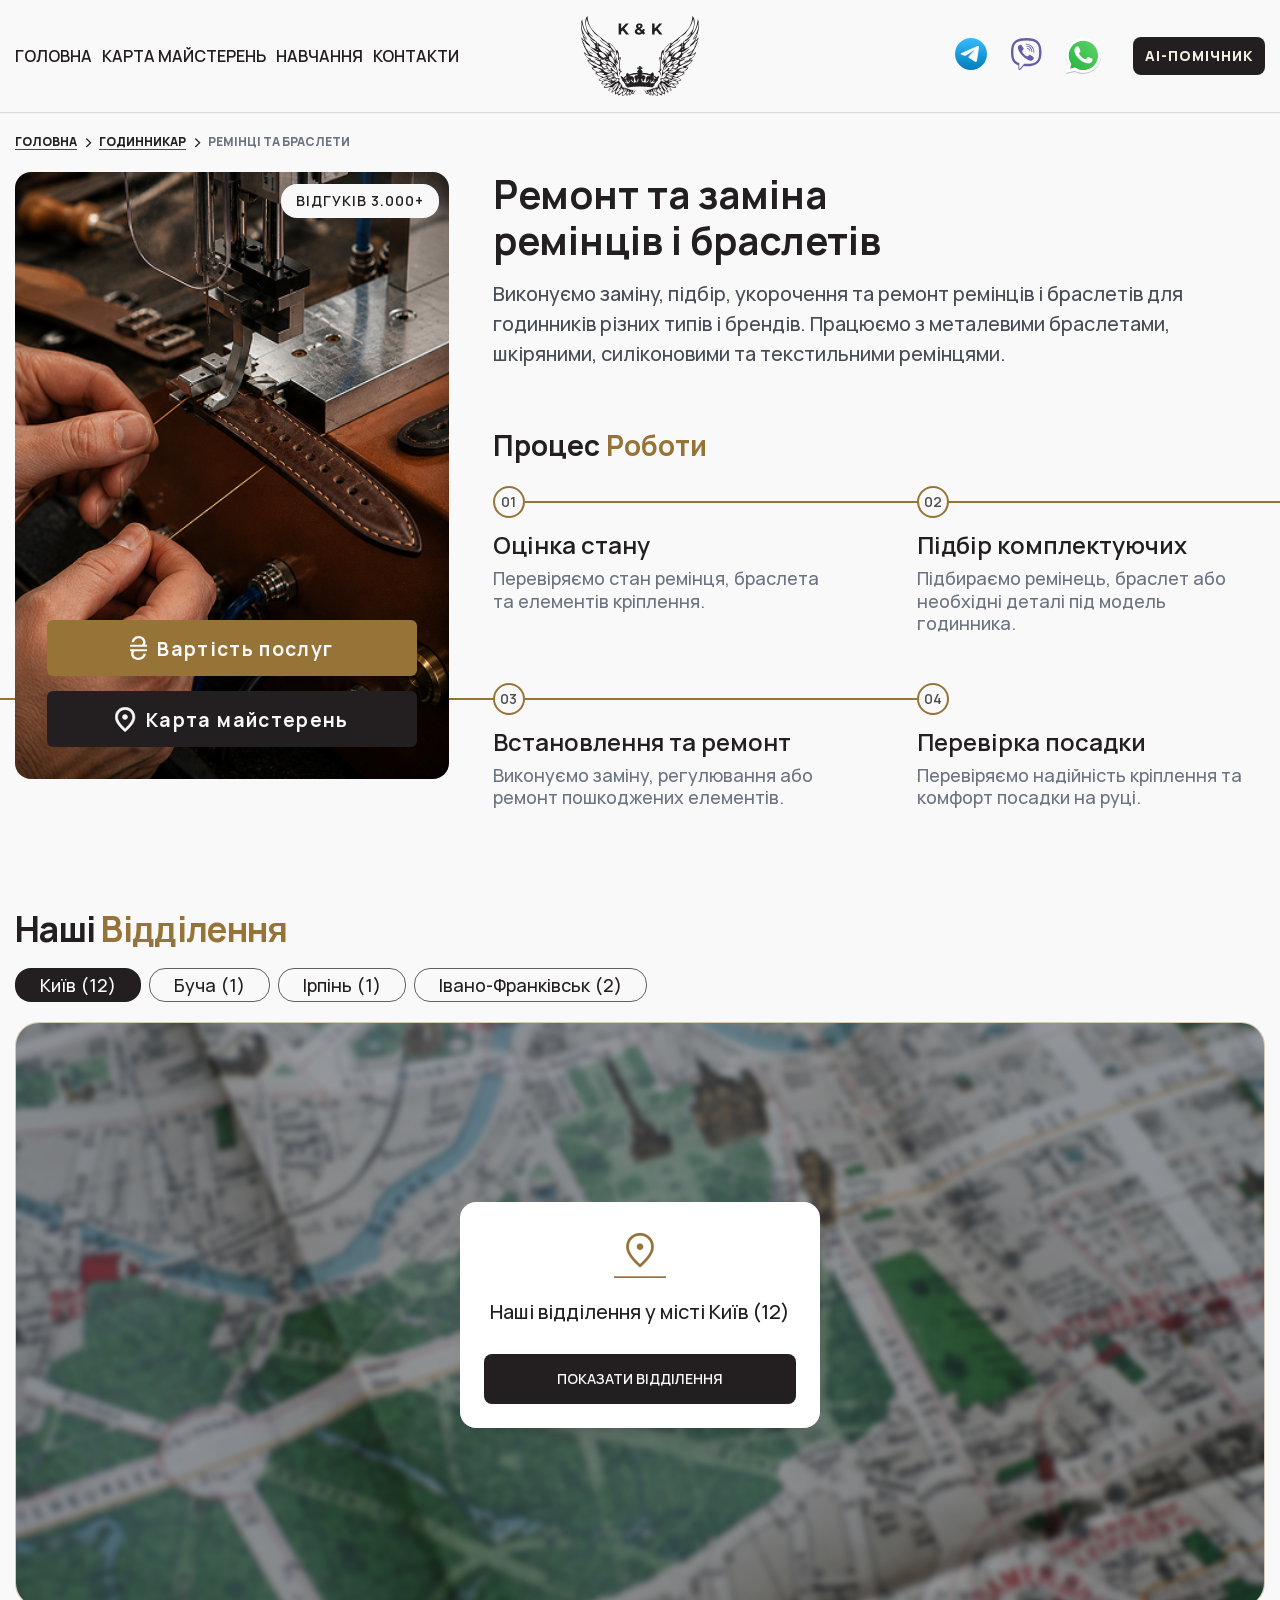
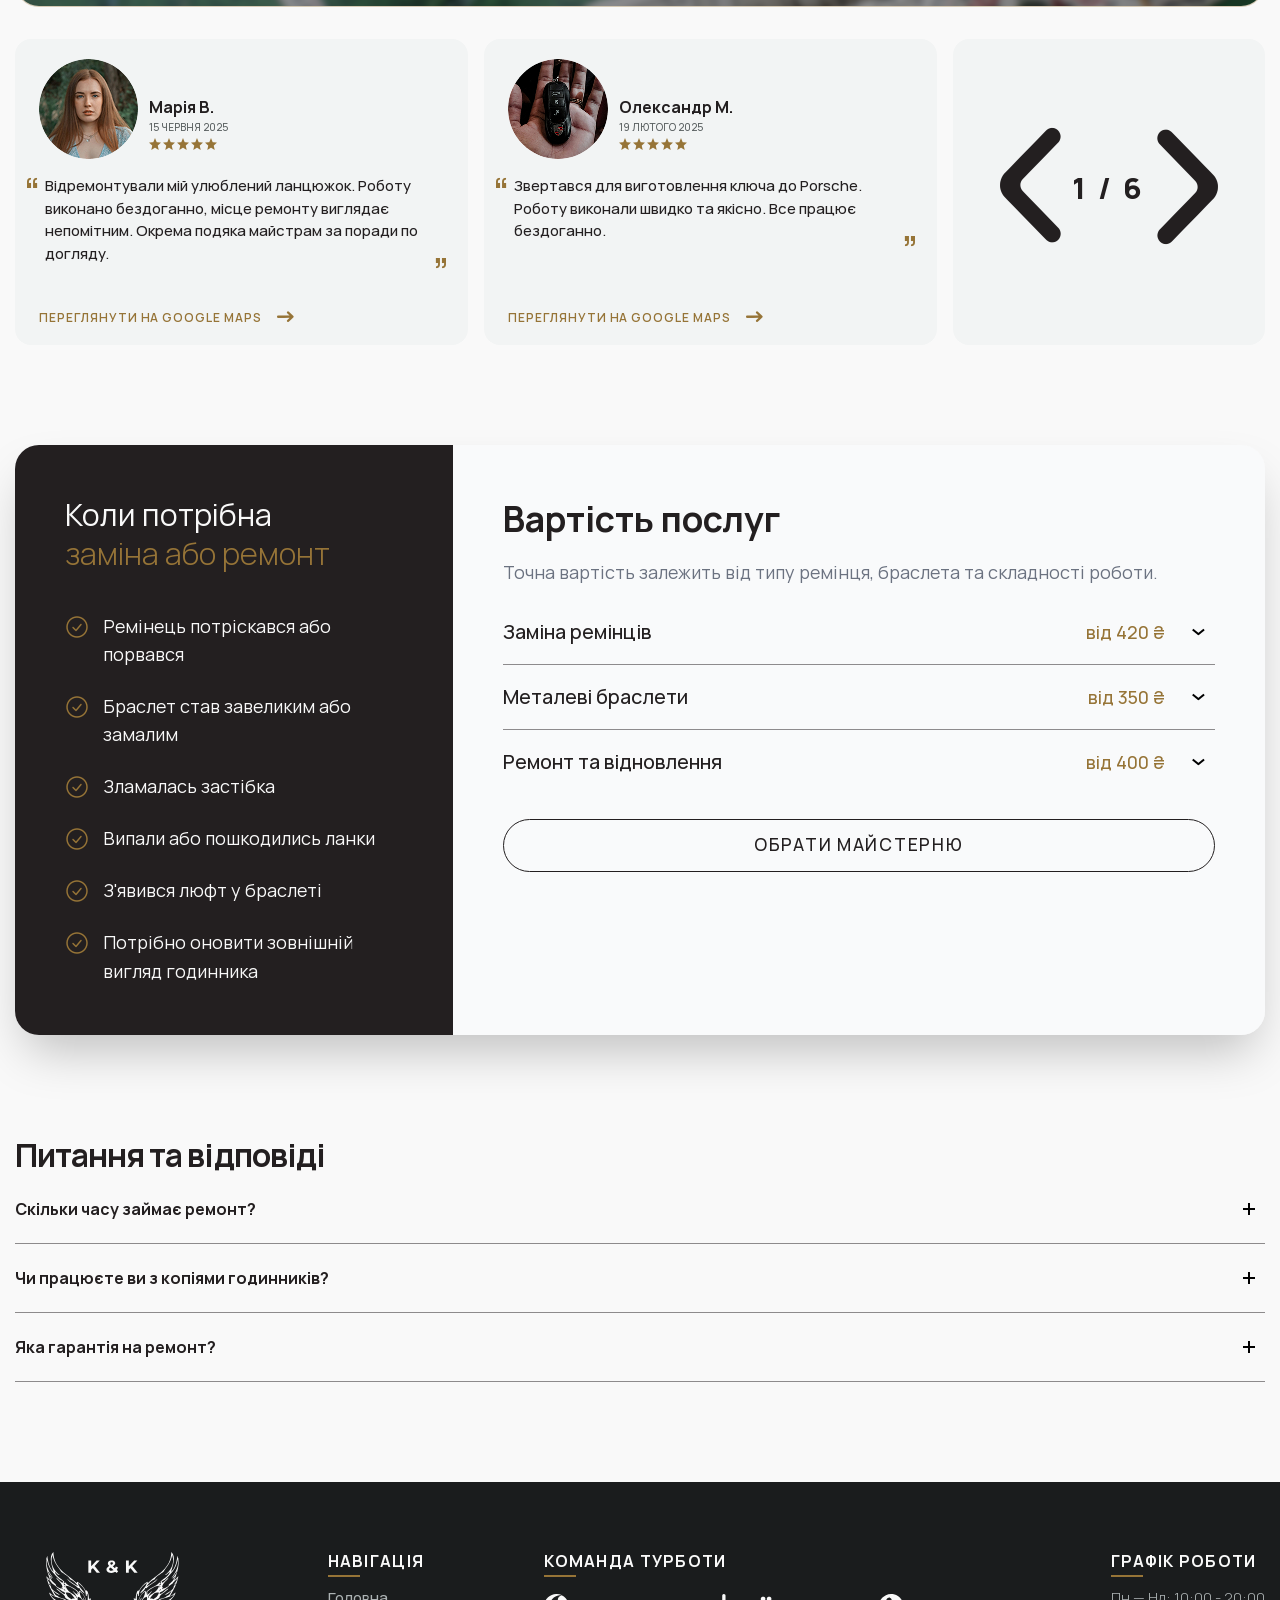
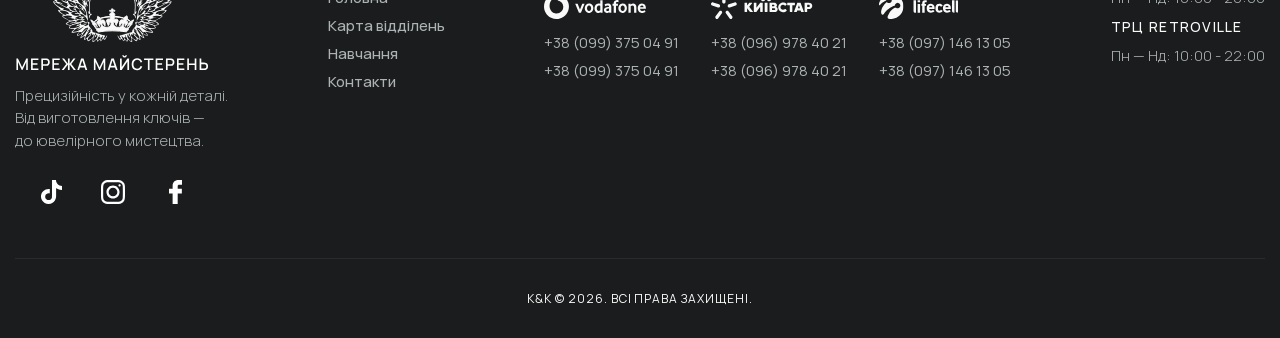
<file: service.html>
<!doctype html>
<html lang="uk">
	<head>
		<meta charset="UTF-8">
		<meta name="viewport" content="width=device-width, initial-scale=1.0, viewport-fit=cover">
		<meta name="theme-color" content="#f9f9f9">
		<link rel="preload" href="./assets/fonts/Manrope-SemiBold.woff2" as="font" type="font/woff2" crossorigin="anonymous">
		<link rel="preload" href="./assets/fonts/Manrope-Regular.woff2" as="font" type="font/woff2" crossorigin="anonymous">
		<link rel="preload" href="./assets/fonts/Manrope-Medium.woff2" as="font" type="font/woff2" crossorigin="anonymous">
		<link rel="preload" href="./assets/fonts/Manrope-Light.woff2" as="font" type="font/woff2" crossorigin="anonymous">
		<link rel="preload" href="./assets/fonts/Manrope-ExtraBold.woff2" as="font" type="font/woff2" crossorigin="anonymous">
		<link rel="preload" href="./assets/fonts/Manrope-Bold.woff2" as="font" type="font/woff2" crossorigin="anonymous">
		<link rel="shortcut icon" href="./assets/img/favicon.ico">
		<title>Service Page</title>
		<script type="module" crossorigin="" src="./js/app4.js?v=1784332657937"></script>
		<link rel="stylesheet" crossorigin="" href="./css/app.css?v=1784332657937">
	</head>
	<body>
		<div class="wrapper">
			<header data-fls-header="" data-fls-header-scroll="450" data-fls-header-scroll-show="500" class="header">
				<div class="header__container">
					<div class="header__menu menu">
						<button type="button" data-fls-menu="" class="menu__icon icon-menu">
							<span></span>
						</button>
						<nav class="menu__body">
							<ul class="menu__list">
								<li class="menu__item">
									<a href="" class="menu__link">Головна</a>
								</li>
								<li class="menu__item">
									<a href="" class="menu__link">Карта майстерень</a>
								</li>
								<li class="menu__item">
									<a href="" class="menu__link">Навчання</a>
								</li>
								<li class="menu__item">
									<a href="" class="menu__link">Контакти</a>
								</li>
							</ul>
						</nav>
					</div>
					<a href="" class="header__logo">
						<img src="./assets/img/logo.svg" alt="K&amp;K Logo">
					</a>
					<div class="header__support support-header">
						<div data-fls-dynamic=".menu__body, 992" class="support-header__socials">
							<div class="support-header__social">
								<a href="">
									<img src="./assets/img/icons/telegram.svg" alt="Telegram">
								</a>
							</div>
							<div class="support-header__social">
								<a href="">
									<img src="./assets/img/icons/viber.svg" alt="Viber">
								</a>
							</div>
							<div class="support-header__social">
								<a href="">
									<img src="./assets/img/icons/whatsapp.svg" alt="WhatsApp">
								</a>
							</div>
						</div>
						<a href="#" data-fls-popup-link="support" class="support-header__ai">АІ-Помічник</a>
					</div>
					<!-- <include src="@components/layout/menu/menu.html" locals='{"active":"Service"}'></include> -->
				</div>
			</header>
			<main class="page">
				<div data-fls-service="" class="service">
					<div data-fls-breadcrumbs="" class="service__breadcrumbs breadcrumbs">
						<div class="breadcrumbs__container">
							<a href="#">Головна</a>
							<div>></div>
							<a href="#">Годинникар</a>
							<div>></div>
							<span>Ремінці та браслети</span>
						</div>
					</div>
					<div class="service__hero hero-service">
						<div class="hero-service__container">
							<div data-fls-dynamic=".hero-service__mobile, 768" class="hero-service__poster">
								<div class="hero-service__label">Відгуків 3.000+</div>
								<div class="hero-service__buttons">
									<a data-fls-scrollto=".rates-service" data-fls-scrollto-top="132" href="#" class="hero-service__button hero-service__button--prices">
										<img src="./assets/img/icons/uah.svg" alt="UAH Symbol">
										<span>Вартість послуг</span>
									</a>
									<a data-fls-scrollto=".map" data-fls-scrollto-top="132" href="#" class="hero-service__button hero-service__button--map">
										<img src="./assets/img/icons/pin.svg" alt="Location Pin Symbol">
										<span>Карта майстерень</span>
									</a>
								</div>
								<img class="hero-service__image" src="./assets/img/service/poster.jpg" alt="Image">
							</div>
							<div class="hero-service__info">
								<h1 class="hero-service__title">Ремонт та заміна ремінців і браслетів</h1>
								<div data-fls-showmore="size" class="hero-service__description">
									<div data-fls-showmore-content="90" class="hero-service__content">
										<p>
											Виконуємо заміну, підбір, укорочення та ремонт ремінців і браслетів для годинників різних типів і брендів.
							Працюємо з металевими браслетами, шкіряними, силіконовими та текстильними ремінцями.
										</p>
									</div>
									<button hidden data-fls-showmore-button="" type="button" class="hero-service__more">
										<span>Розгорнути текст</span>
										<span>Згорнути текст</span>
									</button>
								</div>
								<div class="hero-service__mobile"></div>
								<div data-fls-dynamic=".hero-service__bottom, 992" class="hero-service__roadmap roadmap-service">
									<h2 class="roadmap-service__title">
										Процес
										<span>Роботи</span>
									</h2>
									<div class="roadmap-service__steps">
										<div class="roadmap-service__step">
											<div class="roadmap-service__order">01</div>
											<h3 class="roadmap-service__name">Оцінка стану</h3>
											<p class="roadmap-service__text">Перевіряємо стан ремінця, браслета та елементів кріплення.</p>
										</div>
										<div class="roadmap-service__step">
											<div class="roadmap-service__order">02</div>
											<h3 class="roadmap-service__name">Підбір комплектуючих</h3>
											<p class="roadmap-service__text">Підбираємо ремінець, браслет або необхідні деталі під модель годинника.</p>
										</div>
										<div class="roadmap-service__step">
											<div class="roadmap-service__order">03</div>
											<h3 class="roadmap-service__name">Встановлення та ремонт</h3>
											<p class="roadmap-service__text">Виконуємо заміну, регулювання або ремонт пошкоджених елементів.</p>
										</div>
										<div class="roadmap-service__step">
											<div class="roadmap-service__order">04</div>
											<h3 class="roadmap-service__name">Перевірка посадки</h3>
											<p class="roadmap-service__text">Перевіряємо надійність кріплення та комфорт посадки на руці.</p>
										</div>
									</div>
								</div>
							</div>
							<div class="hero-service__bottom"></div>
						</div>
					</div>
					<div class="service__map map-service">
						<div class="map-service__container">
							<div data-fls-map="" class="map">
								<h3 class="map-index__title">
									Наші
									<span>Відділення</span>
								</h3>
								<div class="map-index__cities">
									<button type="button" class="map-index__city is-active" data-map-city-button="kyiv" data-map-lat="50.450100" data-map-lng="30.523400" data-map-zoom="10">Київ (12)</button>
									<button type="button" class="map-index__city" data-map-city-button="bucha" data-map-lat="50.54885" data-map-lng="30.21672" data-map-zoom="14">Буча (1)</button>
									<button type="button" class="map-index__city" data-map-city-button="irpin" data-map-lat="50.51853" data-map-lng="30.2386" data-map-zoom="14">Ірпінь (1)</button>
									<button type="button" class="map-index__city" data-map-city-button="ivano-frankivsk" data-map-lat="48.922630" data-map-lng="24.711120" data-map-zoom="13">Івано-Франківськ (2)</button>
								</div>
								<!-- Київ -->
								<div>
									<div data-fls-map-marker="" data-map-city="kyiv" class="map__marker" data-fls-map-lat="50.503181" data-fls-map-lng="30.4188449" data-workshop-title="Лук’янівська" data-workshop-city="Майстерня у Києві" data-workshop-address="м. Київ, вул. Назва вулиці, 00" data-workshop-schedule="Пн–Сб: 09:00–19:00" data-workshop-phone="+380000000000" data-workshop-phone-label="+38 000 000 00 00" data-workshop-video="7bsFYFIXF3o" data-fls-map-marker-zoom="16" data-fls-map-icon="assets/img/icons/map-marker.svg"></div>
									<div data-fls-map-marker="" data-map-city="kyiv" class="map__marker" data-fls-map-lat="50.4804402" data-fls-map-lng="30.4144897" data-workshop-title="Оболонь" data-workshop-city="Майстерня у Києві" data-workshop-address="м. Київ, інша адреса, 00" data-workshop-schedule="Пн–Нд: 10:00–20:00" data-workshop-phone="+380111111111" data-workshop-phone-label="+38 011 111 11 11" data-workshop-video="ANOTHER_VIDEO_ID" data-fls-map-marker-zoom="16" data-fls-map-icon="assets/img/icons/map-marker.svg"></div>
									<div data-fls-map-marker="" data-map-city="kyiv" class="map__marker" data-fls-map-lat="50.42935" data-fls-map-lng="30.35621" data-workshop-title="Оболонь" data-workshop-city="Майстерня у Києві" data-workshop-address="м. Київ, інша адреса, 00" data-workshop-schedule="Пн–Нд: 10:00–20:00" data-workshop-phone="+380111111111" data-workshop-phone-label="+38 011 111 11 11" data-workshop-video="ANOTHER_VIDEO_ID" data-fls-map-marker-zoom="16" data-fls-map-icon="assets/img/icons/map-marker.svg"></div>
									<div data-fls-map-marker="" data-map-city="kyiv" class="map__marker" data-fls-map-lat="50.45053" data-fls-map-lng="30.44282" data-workshop-title="Оболонь" data-workshop-city="Майстерня у Києві" data-workshop-address="м. Київ, інша адреса, 00" data-workshop-schedule="Пн–Нд: 10:00–20:00" data-workshop-phone="+380111111111" data-workshop-phone-label="+38 011 111 11 11" data-workshop-video="ANOTHER_VIDEO_ID" data-fls-map-marker-zoom="16" data-fls-map-icon="assets/img/icons/map-marker.svg"></div>
									<div data-fls-map-marker="" data-map-city="kyiv" class="map__marker" data-fls-map-lat="50.43953" data-fls-map-lng="30.48377" data-workshop-title="Оболонь" data-workshop-city="Майстерня у Києві" data-workshop-address="м. Київ, інша адреса, 00" data-workshop-schedule="Пн–Нд: 10:00–20:00" data-workshop-phone="+380111111111" data-workshop-phone-label="+38 011 111 11 11" data-workshop-video="ANOTHER_VIDEO_ID" data-fls-map-marker-zoom="16" data-fls-map-icon="assets/img/icons/map-marker.svg"></div>
									<div data-fls-map-marker="" data-map-city="kyiv" class="map__marker" data-fls-map-lat="50.47141" data-fls-map-lng="30.47787" data-workshop-title="Оболонь" data-workshop-city="Майстерня у Києві" data-workshop-address="м. Київ, інша адреса, 00" data-workshop-schedule="Пн–Нд: 10:00–20:00" data-workshop-phone="+380111111111" data-workshop-phone-label="+38 011 111 11 11" data-workshop-video="ANOTHER_VIDEO_ID" data-fls-map-marker-zoom="16" data-fls-map-icon="assets/img/icons/map-marker.svg"></div>
									<div data-fls-map-marker="" data-map-city="kyiv" class="map__marker" data-fls-map-lat="50.49148" data-fls-map-lng="30.48998" data-workshop-title="Оболонь" data-workshop-city="Майстерня у Києві" data-workshop-address="м. Київ, інша адреса, 00" data-workshop-schedule="Пн–Нд: 10:00–20:00" data-workshop-phone="+380111111111" data-workshop-phone-label="+38 011 111 11 11" data-workshop-video="ANOTHER_VIDEO_ID" data-fls-map-marker-zoom="16" data-fls-map-icon="assets/img/icons/map-marker.svg"></div>
									<div data-fls-map-marker="" data-map-city="kyiv" class="map__marker" data-fls-map-lat="50.44975" data-fls-map-lng="30.52404" data-workshop-title="Оболонь" data-workshop-city="Майстерня у Києві" data-workshop-address="м. Київ, інша адреса, 00" data-workshop-schedule="Пн–Нд: 10:00–20:00" data-workshop-phone="+380111111111" data-workshop-phone-label="+38 011 111 11 11" data-workshop-video="ANOTHER_VIDEO_ID" data-fls-map-marker-zoom="16" data-fls-map-icon="assets/img/icons/map-marker.svg"></div>
									<div data-fls-map-marker="" data-map-city="kyiv" class="map__marker" data-fls-map-lat="50.49439" data-fls-map-lng="30.56111" data-workshop-title="Оболонь" data-workshop-city="Майстерня у Києві" data-workshop-address="м. Київ, інша адреса, 00" data-workshop-schedule="Пн–Нд: 10:00–20:00" data-workshop-phone="+380111111111" data-workshop-phone-label="+38 011 111 11 11" data-workshop-video="ANOTHER_VIDEO_ID" data-fls-map-marker-zoom="16" data-fls-map-icon="assets/img/icons/map-marker.svg"></div>
									<div data-fls-map-marker="" data-map-city="kyiv" class="map__marker" data-fls-map-lat="50.45474" data-fls-map-lng="30.63739" data-workshop-title="Оболонь" data-workshop-city="Майстерня у Києві" data-workshop-address="м. Київ, інша адреса, 00" data-workshop-schedule="Пн–Нд: 10:00–20:00" data-workshop-phone="+380111111111" data-workshop-phone-label="+38 011 111 11 11" data-workshop-video="ANOTHER_VIDEO_ID" data-fls-map-marker-zoom="16" data-fls-map-icon="assets/img/icons/map-marker.svg"></div>
									<div data-fls-map-marker="" data-map-city="kyiv" class="map__marker" data-fls-map-lat="50.41805" data-fls-map-lng="30.63054" data-workshop-title="Оболонь" data-workshop-city="Майстерня у Києві" data-workshop-address="м. Київ, інша адреса, 00" data-workshop-schedule="Пн–Нд: 10:00–20:00" data-workshop-phone="+380111111111" data-workshop-phone-label="+38 011 111 11 11" data-workshop-video="ANOTHER_VIDEO_ID" data-fls-map-marker-zoom="16" data-fls-map-icon="assets/img/icons/map-marker.svg"></div>
									<div data-fls-map-marker="" data-map-city="kyiv" class="map__marker" data-fls-map-lat="50.41017" data-fls-map-lng="30.60577" data-workshop-title="Оболонь" data-workshop-city="Майстерня у Києві" data-workshop-address="м. Київ, інша адреса, 00" data-workshop-schedule="Пн–Нд: 10:00–20:00" data-workshop-phone="+380111111111" data-workshop-phone-label="+38 011 111 11 11" data-workshop-video="ANOTHER_VIDEO_ID" data-fls-map-marker-zoom="16" data-fls-map-icon="assets/img/icons/map-marker.svg"></div>
								</div>
								<!-- Буча -->
								<div>
									<div data-fls-map-marker="" data-map-city="bucha" class="map__marker" data-fls-map-lat="50.54885" data-fls-map-lng="30.21672" data-workshop-title="Центр" data-workshop-city="Майстерня в Бучі" data-workshop-address="м. Буча, вул. Назва вулиці, 00" data-workshop-schedule="Пн–Сб: 09:00–19:00" data-workshop-phone="+380222222222" data-workshop-phone-label="+38 022 222 22 22" data-workshop-video="VIDEO_ID" data-fls-map-marker-zoom="16" data-fls-map-icon="assets/img/icons/map-marker.svg"></div>
								</div>
								<!-- Ірпінь -->
								<div>
									<div data-fls-map-marker="" data-map-city="irpin" class="map__marker" data-fls-map-lat="50.51853" data-fls-map-lng="30.2386" data-workshop-title="Центр" data-workshop-city="Майстерня в Ірпіні" data-workshop-address="м. Ірпінь, вул. Назва вулиці, 00" data-workshop-schedule="Пн–Сб: 09:00–19:00" data-workshop-phone="+380222222222" data-workshop-phone-label="+38 022 222 22 22" data-workshop-video="VIDEO_ID" data-fls-map-marker-zoom="16" data-fls-map-icon="assets/img/icons/map-marker.svg"></div>
								</div>
								<!-- Івано-Франківськ -->
								<div>
									<div data-fls-map-marker="" data-map-city="ivano-frankivsk" class="map__marker" data-fls-map-lat="48.9370297" data-fls-map-lng="24.7455142" data-workshop-title="Центр" data-workshop-city="Майстерня в Івано-Франківську" data-workshop-address="м. Івано-Франківськ, вул. Назва вулиці, 00" data-workshop-schedule="Пн–Сб: 09:00–19:00" data-workshop-phone="+380222222222" data-workshop-phone-label="+38 022 222 22 22" data-workshop-video="VIDEO_ID" data-fls-map-marker-zoom="16" data-fls-map-icon="assets/img/icons/map-marker.svg"></div>
									<div data-fls-map-marker="" data-map-city="ivano-frankivsk" class="map__marker" data-fls-map-lat="48.9241954" data-fls-map-lng="24.7088024" data-workshop-title="Центр" data-workshop-city="Майстерня в Івано-Франківську" data-workshop-address="м. Івано-Франківськ, вул. Назва вулиці, 00" data-workshop-schedule="Пн–Сб: 09:00–19:00" data-workshop-phone="+380222222222" data-workshop-phone-label="+38 022 222 22 22" data-workshop-video="VIDEO_ID" data-fls-map-marker-zoom="16" data-fls-map-icon="assets/img/icons/map-marker.svg"></div>
								</div>
								<div class="map__view">
									<div data-fls-map-body="" class="map__body"></div>
									<div class="map__gate" data-map-gate="">
										<div class="map__gate-content">
											<span class="map__gate-icon --icon-location"></span>
											<p class="map__gate-title" data-map-gate-title="">Показати відділення у Києві?</p>
											<button type="button" class="map__gate-button" data-map-confirm="">Показати відділення</button>
										</div>
									</div>
								</div>
							</div>
						</div>
					</div>
					<div class="service__reviews reviews-service">
						<div class="reviews-service__container">
							<section data-fls-reviews="" class="reviews">
								<h3 class="reviews__title">
									Ваші
									<span>Відгуки</span>
								</h3>
								<div data-fls-slider="" class="reviews__slider swiper">
									<div class="reviews__wrapper swiper-wrapper">
										<div class="reviews__slide swiper-slide">
											<div class="reviews__column">
												<div class="reviews__top">
													<div class="reviews__avatar">
														<img src="./assets/img/reviews/image01.jpg" alt="Марія В.">
													</div>
													<div class="reviews__info">
														<div class="reviews__name">Марія В.</div>
														<div class="reviews__date">15 Червня 2025</div>
														<div class="reviews__rating">
															<span class="--icon-star"></span>
															<span class="--icon-star"></span>
															<span class="--icon-star"></span>
															<span class="--icon-star"></span>
															<span class="--icon-star"></span>
														</div>
													</div>
												</div>
												<div class="reviews__body">
													<div class="reviews__content">
														<p>
															Відремонтували мій улюблений ланцюжок. Роботу виконано бездоганно, місце ремонту виглядає непомітним.
								Окрема подяка майстрам за поради по догляду.
														</p>
													</div>
												</div>
												<a href="" class="reviews__link --icon-link">Переглянути на google maps</a>
											</div>
										</div>
										<div class="reviews__slide swiper-slide">
											<div class="reviews__column">
												<div class="reviews__top">
													<div class="reviews__avatar">
														<img src="./assets/img/reviews/image02.jpg" alt="Марія В.">
													</div>
													<div class="reviews__info">
														<div class="reviews__name">Олександр М.</div>
														<div class="reviews__date">19 лютого 2025</div>
														<div class="reviews__rating">
															<span class="--icon-star"></span>
															<span class="--icon-star"></span>
															<span class="--icon-star"></span>
															<span class="--icon-star"></span>
															<span class="--icon-star"></span>
														</div>
													</div>
												</div>
												<div class="reviews__body">
													<div class="reviews__content">
														<p>
															Звертався для виготовлення ключа до Porsche. Роботу виконали швидко та якісно. Все працює бездоганно.
														</p>
													</div>
												</div>
												<a href="" class="reviews__link --icon-link">Переглянути на google maps</a>
											</div>
										</div>
										<div class="reviews__slide swiper-slide">
											<div class="reviews__column">
												<div class="reviews__top">
													<div class="reviews__avatar">
														<img src="./assets/img/reviews/image03.jpg" alt="Марія В.">
													</div>
													<div class="reviews__info">
														<div class="reviews__name">Мей Лінь</div>
														<div class="reviews__date">23 серпня 2025</div>
														<div class="reviews__rating">
															<span class="--icon-star"></span>
															<span class="--icon-star"></span>
															<span class="--icon-star"></span>
															<span class="--icon-star"></span>
															<span class="--icon-star"></span>
														</div>
													</div>
												</div>
												<div class="reviews__body">
													<div class="reviews__content">
														<p>
															Відремонтували окуляри. Все зроблено акуратно, результатом повністю задоволена. Приємні спеціалісти та
								чудовий результат. Рекомендую!
														</p>
													</div>
												</div>
												<a href="" class="reviews__link --icon-link">Переглянути на google maps</a>
											</div>
										</div>
										<div class="reviews__slide swiper-slide">
											<div class="reviews__column">
												<div class="reviews__top">
													<div class="reviews__avatar">
														<img src="./assets/img/reviews/image01.jpg" alt="Марія В.">
													</div>
													<div class="reviews__info">
														<div class="reviews__name">Марія В.</div>
														<div class="reviews__date">15 Червня 2025</div>
														<div class="reviews__rating">
															<span class="--icon-star"></span>
															<span class="--icon-star"></span>
															<span class="--icon-star"></span>
															<span class="--icon-star"></span>
															<span class="--icon-star"></span>
														</div>
													</div>
												</div>
												<div class="reviews__body">
													<div class="reviews__content">
														<p>
															Відремонтували мій улюблений ланцюжок. Роботу виконано бездоганно, місце ремонту виглядає непомітним.
								Окрема подяка майстрам за поради по догляду.
														</p>
													</div>
												</div>
												<a href="" class="reviews__link --icon-link">Переглянути на google maps</a>
											</div>
										</div>
										<div class="reviews__slide swiper-slide">
											<div class="reviews__column">
												<div class="reviews__top">
													<div class="reviews__avatar">
														<img src="./assets/img/reviews/image01.jpg" alt="Марія В.">
													</div>
													<div class="reviews__info">
														<div class="reviews__name">Олександр М.</div>
														<div class="reviews__date">19 лютого 2025</div>
														<div class="reviews__rating">
															<span class="--icon-star"></span>
															<span class="--icon-star"></span>
															<span class="--icon-star"></span>
															<span class="--icon-star"></span>
															<span class="--icon-star"></span>
														</div>
													</div>
												</div>
												<div class="reviews__body">
													<div class="reviews__content">
														<p>
															Звертався для виготовлення ключа до Porsche. Роботу виконали швидко та якісно. Все працює бездоганно.
														</p>
													</div>
												</div>
												<a href="" class="reviews__link --icon-link">Переглянути на google maps</a>
											</div>
										</div>
										<div class="reviews__slide swiper-slide">
											<div class="reviews__column">
												<div class="reviews__top">
													<div class="reviews__avatar">
														<img src="./assets/img/reviews/image02.jpg" alt="Марія В.">
													</div>
													<div class="reviews__info">
														<div class="reviews__name">Олександр М.</div>
														<div class="reviews__date">19 лютого 2025</div>
														<div class="reviews__rating">
															<span class="--icon-star"></span>
															<span class="--icon-star"></span>
															<span class="--icon-star"></span>
															<span class="--icon-star"></span>
															<span class="--icon-star"></span>
														</div>
													</div>
												</div>
												<div class="reviews__body">
													<div class="reviews__content">
														<p>
															Відремонтували мій улюблений ланцюжок. Роботу виконано бездоганно, місце ремонту виглядає непомітним.
								Окрема подяка майстрам за поради по догляду.
														</p>
													</div>
												</div>
												<a href="" class="reviews__link --icon-link">Переглянути на google maps</a>
											</div>
										</div>
									</div>
								</div>
								<div class="reviews__switchers">
									<button type="button" class="reviews__prev --icon-arrow"></button>
									<div class="reviews__counter">
										<span data-current="">1</span>
										/
										<span data-total="">5</span>
									</div>
									<button type="button" class="reviews__next --icon-arrow"></button>
								</div>
							</section>
						</div>
					</div>
					<section class="service__rates rates-service">
						<div class="rates-service__container">
							<div class="rates-service__body">
								<div class="rates-service__info info-rates">
									<h2 class="info-rates__title">
										Коли потрібна
										<br>
										<span>заміна або ремонт</span>
									</h2>
									<ul class="info-rates__items">
										<li class="info-rates__item --icon-check-mark">Ремінець потріскався або порвався</li>
										<li class="info-rates__item --icon-check-mark">Браслет став завеликим або замалим</li>
										<li class="info-rates__item --icon-check-mark">Зламалась застібка</li>
										<li class="info-rates__item --icon-check-mark">Випали або пошкодились ланки</li>
										<li class="info-rates__item --icon-check-mark">З'явився люфт у браслеті</li>
										<li class="info-rates__item --icon-check-mark">Потрібно оновити зовнішній вигляд годинника</li>
									</ul>
								</div>
								<div class="rates-service__content">
									<h2 class="rates-service__title">
										Вартість
										<span>послуг</span>
									</h2>
									<p class="rates-service__text">Точна вартість залежить від типу ремінця, браслета та складності роботи.</p>
									<div class="rates-service__prices">
										<div data-fls-spollers="" class="rates-service__spollers spollers-rates">
											<details class="spollers-rates__item">
												<summary class="spollers-rates__title">
													Заміна ремінців
													<span>від 420 ₴</span>
												</summary>
												<div class="spollers-rates__body">
													<ul class="spollers-rates__list">
														<li class="spollers-rates__li">
															<div class="spollers-rates__service">
																Шкіра
																<span>(5-10 хв)</span>
															</div>
															<div class="spollers-rates__price">від 800 ₴</div>
														</li>
														<li class="spollers-rates__li">
															<div class="spollers-rates__service">
																Штучна шкіра
																<span>(5-10 хв)</span>
															</div>
															<div class="spollers-rates__price">від 420 ₴</div>
														</li>
													</ul>
												</div>
											</details>
											<details class="spollers-rates__item">
												<summary class="spollers-rates__title">
													Металеві браслети
													<span>від 350 ₴</span>
												</summary>
												<div class="spollers-rates__body">
													<ul class="spollers-rates__list">
														<li class="spollers-rates__li">
															<div class="spollers-rates__service">
																Шкіра
																<span>(5-10 хв)</span>
															</div>
															<div class="spollers-rates__price">від 800 ₴</div>
														</li>
														<li class="spollers-rates__li">
															<div class="spollers-rates__service">
																Штучна шкіра
																<span>(5-10 хв)</span>
															</div>
															<div class="spollers-rates__price">від 420 ₴</div>
														</li>
													</ul>
												</div>
											</details>
											<details class="spollers-rates__item">
												<summary class="spollers-rates__title">
													Ремонт та відновлення
													<span>від 400 ₴</span>
												</summary>
												<div class="spollers-rates__body">
													<ul class="spollers-rates__list">
														<li class="spollers-rates__li">
															<div class="spollers-rates__service">
																Шкіра
																<span>(5-10 хв)</span>
															</div>
															<div class="spollers-rates__price">від 800 ₴</div>
														</li>
														<li class="spollers-rates__li">
															<div class="spollers-rates__service">
																Штучна шкіра
																<span>(5-10 хв)</span>
															</div>
															<div class="spollers-rates__price">від 420 ₴</div>
														</li>
													</ul>
												</div>
											</details>
										</div>
									</div>
									<a href="#" data-fls-scrollto=".map" data-fls-scrollto-top="132" class="rates-service__button">Обрати майстерню</a>
								</div>
							</div>
						</div>
					</section>
					<section data-fls-faqblock="" class="service__faqblock faqblock">
						<div class="faqblock__container">
							<h4 class="faqblock__title">
								Питання та
								<span>відповіді</span>
							</h4>
							<div data-fls-spollers="" class="faqblock__spollers spollers">
								<details class="spollers__item">
									<summary class="spollers__title">Скільки часу займає ремонт?</summary>
									<div class="spollers__body">
										<p>
											Дрібний ремонт (заміна батарейки, ремінця) виконується протягом 15-30 хвилин. Повний репасаж механізму
							займає від 3 до 10 робочих днів залежно від наявності запчастин.
										</p>
									</div>
								</details>
								<details class="spollers__item">
									<summary class="spollers__title">Чи працюєте ви з копіями годинників?</summary>
									<div class="spollers__body">
										<p>
											Дрібний ремонт (заміна батарейки, ремінця) виконується протягом 15-30 хвилин. Повний репасаж механізму
							займає від 3 до 10 робочих днів залежно від наявності запчастин.
										</p>
									</div>
								</details>
								<details class="spollers__item">
									<summary class="spollers__title">Яка гарантія на ремонт?</summary>
									<div class="spollers__body">
										<p>
											Дрібний ремонт (заміна батарейки, ремінця) виконується протягом 15-30 хвилин. Повний репасаж механізму
							займає від 3 до 10 робочих днів залежно від наявності запчастин.
										</p>
									</div>
								</details>
							</div>
						</div>
					</section>
				</div>
				<!--
<div data-fls-popup="popup" aria-hidden="true" class="popup">
<div data-fls-popup-wrapper class="popup__wrapper">
<div data-fls-popup-body class="popup__body">
<button data-fls-popup-close type="button" class="popup__close">
<svg width="23" height="23" viewBox="0 0 23 23" fill="none" xmlns="http://www.w3.org/2000/svg">
<path opacity="0.850056" d="M1.73333 1.48883L21.5469 21.0288" stroke="#979797" stroke-linecap="square" />
<path opacity="0.850056" d="M21.2667 1.48883L1.45309 21.0288" stroke="#979797" stroke-linecap="square" />
</svg>
</button>
<div data-fls-popup-content class="popup__text">
<div class="ai-popup">AI popup content</div>
</div>
</div>
</div>
</div>
-->
				<div data-fls-popup="support" aria-hidden="true" class="popup popup--ai">
					<div data-fls-popup-wrapper="" class="popup__wrapper">
						<div data-fls-popup-body="" class="popup__body">
							<button data-fls-popup-close="" type="button" class="popup__close" aria-label="Закрити">
								<svg width="23" height="23" viewbox="0 0 23 23" fill="none" xmlns="http://www.w3.org/2000/svg">
									<path opacity="0.850056" d="M1.73333 1.48883L21.5469 21.0288" stroke="currentColor" stroke-linecap="square"></path>
									<path opacity="0.850056" d="M21.2667 1.48883L1.45309 21.0288" stroke="currentColor" stroke-linecap="square"></path>
								</svg>
							</button>
							<div data-fls-popup-content="" class="popup__text">
								<div class="ai-chat">
									<div class="ai-chat__head">
										<div class="ai-chat__icon">AI</div>
										<div class="ai-chat__head-content">
											<div class="ai-chat__title">Помічник K&K</div>
										</div>
									</div>
									<div class="ai-chat__body">
										<div class="ai-chat__message ai-chat__message--assistant">Вітаю! Чим можу допомогти?</div>
										<div class="ai-chat__actions">
											<a href="/contacts/" class="ai-chat__action">Показати контакти</a>
											<button type="button" class="ai-chat__action" data-ai-action="route-nearest">Знайти найближчу майстерню</button>
										</div>
									</div>
									<form class="ai-chat__form" action="#">
										<textarea class="ai-chat__field" name="message" placeholder="Ваше питання..." rows="1"></textarea>
										<button type="submit" class="ai-chat__send" aria-label="Надіслати">
											<svg width="18" height="18" viewbox="0 0 18 18" fill="none" xmlns="http://www.w3.org/2000/svg">
												<path d="M2 9H15M15 9L9.8 3.8M15 9L9.8 14.2" stroke="currentColor" stroke-width="1.7" stroke-linecap="round" stroke-linejoin="round"></path>
											</svg>
										</button>
									</form>
								</div>
							</div>
						</div>
					</div>
				</div>
				<!-- GOOGLE MAPS START -->
				<div data-fls-popup="workshop" aria-hidden="true" class="popup popup--workshop">
					<div data-fls-popup-wrapper="" class="popup__wrapper">
						<section data-fls-popup-body="" class="popup__body popup-workshop" role="dialog" aria-modal="true" aria-labelledby="workshop-popup-title">
							<button data-fls-popup-close="" type="button" class="popup__close popup-workshop__close" aria-label="Закрити вікно">
								<svg width="20" height="20" viewbox="0 0 23 23" fill="none" aria-hidden="true">
									<path d="M2 2L21 21" stroke="currentColor" stroke-width="1.5"></path>
									<path d="M21 2L2 21" stroke="currentColor" stroke-width="1.5"></path>
								</svg>
							</button>
							<div data-fls-popup-content="" class="popup-workshop__content">
								<p class="popup-workshop__brand">K&amp;K</p>
								<h2 id="workshop-popup-title" class="popup-workshop__title" data-workshop-popup-title=""></h2>
								<p class="popup-workshop__city" data-workshop-popup-city=""></p>
								<dl class="popup-workshop__details">
									<div class="popup-workshop__detail">
										<dt>Адреса</dt>
										<dd>
											<a href="#" target="_blank" rel="noopener noreferrer" data-workshop-popup-address=""></a>
										</dd>
									</div>
									<div class="popup-workshop__detail">
										<dt>Графік роботи</dt>
										<dd data-workshop-popup-schedule=""></dd>
									</div>
									<div class="popup-workshop__detail">
										<dt>Телефон</dt>
										<dd>
											<a href="#" data-workshop-popup-phone=""></a>
										</dd>
									</div>
								</dl>
								<div class="popup-workshop__actions">
									<a href="#" target="_blank" rel="noopener noreferrer" class="popup-workshop__button popup-workshop__button--primary" data-workshop-popup-route="">
										<span>Побудувати маршрут</span>
										<svg width="24" height="24" viewbox="0 0 24 24" fill="none" aria-hidden="true">
											<path d="M5 12H19" stroke="currentColor" stroke-width="2" stroke-linecap="round"></path>
											<path d="M14 7L19 12L14 17" stroke="currentColor" stroke-width="2" stroke-linecap="round" stroke-linejoin="round"></path>
										</svg>
									</a>
									<button type="button" class="popup-workshop__button popup-workshop__button--secondary" data-fls-popup-link="workshop-video" data-workshop-popup-video="">
										<span class="popup-workshop__play-icon" aria-hidden="true">
											<svg width="13" height="13" viewbox="0 0 13 13" fill="none">
												<path d="M10.4 5.63C11.07 6.02 11.07 6.98 10.4 7.37L4.15 10.98C3.48 11.37 2.65 10.89 2.65 10.11V2.89C2.65 2.11 3.48 1.63 4.15 2.02L10.4 5.63Z" fill="currentColor"></path>
											</svg>
										</span>
										<span>Як нас знайти</span>
									</button>
								</div>
								<p class="popup-workshop__hint">Коротке відео покаже шлях від впізнаваної точки до входу в майстерню.</p>
							</div>
						</section>
					</div>
				</div>
				<div data-fls-popup="workshop-video" aria-hidden="true" class="popup popup--video">
					<div data-fls-popup-wrapper="" class="popup__wrapper">
						<section data-fls-popup-body="" class="popup__body popup-video" role="dialog" aria-modal="true" aria-label="Відео: як знайти майстерню">
							<button data-fls-popup-close="" type="button" class="popup__close popup-video__close" aria-label="Закрити відео">
								<svg width="20" height="20" viewbox="0 0 23 23" fill="none" aria-hidden="true">
									<path d="M2 2L21 21" stroke="currentColor" stroke-width="1.5"></path>
									<path d="M21 2L2 21" stroke="currentColor" stroke-width="1.5"></path>
								</svg>
							</button>
							<div data-fls-popup-content="" data-fls-popup-youtube-place="" class="popup-video__content"></div>
						</section>
					</div>
				</div>
				<!-- GOOGLE MAPS END -->
			</main>
			<footer data-fls-footer="" class="footer">
				<div class="footer__container">
					<div class="footer__columns">
						<div class="footer__column footer__column--main">
							<a href="" class="footer__logo">
								<img src="./assets/img/logo-footer2.svg" alt="">
							</a>
							<p class="footer__text">
								Прецизійність у кожній деталі.
								<br>
								Від виготовлення ключів —
								<br>
								до ювелірного мистецтва.
							</p>
							<div class="footer__socials">
								<div class="footer__social">
									<a href="">
										<img src="./assets/img/icons/tiktok.svg" alt="TikTok">
									</a>
								</div>
								<div class="footer__social">
									<a href="">
										<img src="./assets/img/icons/instagram.svg" alt="Instagram">
									</a>
								</div>
								<div class="footer__social">
									<a href="">
										<img src="./assets/img/icons/facebook.svg" alt="Facebook">
									</a>
								</div>
							</div>
						</div>
						<div class="footer__column footer__column--nav">
							<nav class="footer__nav nav-footer">
								<div class="nav-footer__title footer__title">Навігація</div>
								<ul class="nav-footer__items">
									<li class="nav-footer__item">
										<a href="">Головна</a>
									</li>
									<li class="nav-footer__item">
										<a href="">Карта відділень</a>
									</li>
									<li class="nav-footer__item">
										<a href="">Навчання</a>
									</li>
									<li class="nav-footer__item">
										<a href="">Контакти</a>
									</li>
								</ul>
							</nav>
						</div>
						<div class="footer__column footer__column--phones">
							<div class="footer__phones phones-footer">
								<div class="phones-footer__title footer__title">Команда турботи</div>
								<div class="phones-footer__columns">
									<div class="phones-footer__column">
										<div class="phones-footer__icon">
											<img src="./assets/img/icons/vodafone.svg" alt="Vodafone">
										</div>
										<a href="tel:+380993750491" class="phones-footer__phone">+38 (099) 375 04 91</a>
										<a href="tel:+380993750491" class="phones-footer__phone">+38 (099) 375 04 91</a>
									</div>
									<div class="phones-footer__column">
										<div class="phones-footer__icon">
											<img src="./assets/img/icons/kyivstar.svg" alt="Kyivstar">
										</div>
										<a href="tel:+380969784021" class="phones-footer__phone">+38 (096) 978 40 21</a>
										<a href="tel:+380969784021" class="phones-footer__phone">+38 (096) 978 40 21</a>
									</div>
									<div class="phones-footer__column">
										<div class="phones-footer__icon">
											<img src="./assets/img/icons/lifecell.svg" alt="Lifecell">
										</div>
										<a href="tel:+380971461305" class="phones-footer__phone">+38 (097) 146 13 05</a>
										<a href="tel:+380971461305" class="phones-footer__phone">+38 (097) 146 13 05</a>
									</div>
								</div>
							</div>
						</div>
						<div class="footer__column footer__column--schedule">
							<div class="footer__schedule schedule-footer">
								<div class="schedule-footer__title footer__title">Графік роботи</div>
								<div class="schedule-footer__body">
									<div class="schedule-footer__info">Пн — Нд: 10:00 - 20:00</div>
									<div class="schedule-footer__location">ТРЦ RETROVILLE</div>
									<div class="schedule-footer__info">Пн — Нд: 10:00 - 22:00</div>
								</div>
							</div>
						</div>
					</div>
					<div class="footer__copy">K&K © 2026. Всі права захищені.</div>
				</div>
			</footer>
		</div>
	</body>
</html>
</file>
<file: css/app.css>
@charset "UTF-8";* {
	padding: 0rem;
	margin: 0rem;
	border: 0rem;
}
*,
*::before,
*::after {
	box-sizing: border-box;
}
*::before,
*::after {
	display: inline-block;
}
html,
body {
	height: 100%;
}
body {
	line-height: 1;
	scrollbar-gutter: stable;
	-ms-text-size-adjust: 100%;
	-moz-text-size-adjust: 100%;
	-webkit-text-size-adjust: 100%;
	-webkit-font-smoothing: antialiased;
	-moz-osx-font-smoothing: grayscale;
}
input,
button,
textarea {
	font-family: inherit;
	font-size: inherit;
	line-height: inherit;
	color: inherit;
	background-color: transparent;
}
input,
textarea {
	width: 100%;
}
label {
	display: inline-block;
}
button,
select,
option {
	cursor: pointer;
}
a {
	display: inline-block;
	color: inherit;
	text-decoration: none;
}
li {
	list-style: none;
}
img {
	max-width: 100%;
	height: auto;
	vertical-align: middle;
}
h1,
h2,
h3,
h4,
h5,
h6 {
	font-weight: inherit;
	font-size: inherit;
}
address {
	font-style: normal;
}
@font-face {font-family: Manrope;font-display: swap;src: url("../assets/fonts/Manrope-SemiBold.woff2") format("woff2");font-weight: 600;font-style: normal;}
@font-face {font-family: Manrope;font-display: swap;src: url("../assets/fonts/Manrope-Regular.woff2") format("woff2");font-weight: 400;font-style: normal;}
@font-face {font-family: Manrope;font-display: swap;src: url("../assets/fonts/Manrope-Medium.woff2") format("woff2");font-weight: 500;font-style: normal;}
@font-face {font-family: Manrope;font-display: swap;src: url("../assets/fonts/Manrope-Light.woff2") format("woff2");font-weight: 300;font-style: normal;}
@font-face {font-family: Manrope;font-display: swap;src: url("../assets/fonts/Manrope-ExtraBold.woff2") format("woff2");font-weight: 800;font-style: normal;}
@font-face {font-family: Manrope;font-display: swap;src: url("../assets/fonts/Manrope-Bold.woff2") format("woff2");font-weight: 700;font-style: normal;}
@font-face { 
	font-family: "iconfont"; 
	font-display: swap;
	src: url("../assets/fonts/iconfont.woff2?43be587ddbc4cd9f10bc6a60b79a244d") format("woff2"); 
} 
[class*="--icon-"]::before{
	font-family: iconfont; 
}
	[class*="--icon-arrow"]::before { 
		content: "\f101"; 
	} 
	[class*="--icon-battery"]::before { 
		content: "\f102"; 
	} 
	[class*="--icon-check-mark"]::before { 
		content: "\f103"; 
	} 
	[class*="--icon-diamond"]::before { 
		content: "\f104"; 
	} 
	[class*="--icon-key"]::before { 
		content: "\f105"; 
	} 
	[class*="--icon-knife"]::before { 
		content: "\f106"; 
	} 
	[class*="--icon-link"]::before { 
		content: "\f107"; 
	} 
	[class*="--icon-location"]::before { 
		content: "\f108"; 
	} 
	[class*="--icon-lock"]::before { 
		content: "\f109"; 
	} 
	[class*="--icon-next"]::before { 
		content: "\f10a"; 
	} 
	[class*="--icon-prev"]::before { 
		content: "\f10b"; 
	} 
	[class*="--icon-quotes"]::before { 
		content: "\f10c"; 
	} 
	[class*="--icon-star"]::before { 
		content: "\f10d"; 
	} 

/* Generated by vite-plugin-svg-spritemap */
:root {
  /* Шрифт за замовчуванням */
  --font-family: "Manrope", sans-serif;
  /* Розмір шрифту за замовченням (де 16 - розмір шрифту за замовчуванням з макету)  */
  --font-size: 1rem;
  /* Основні кольори */
  --main-color: #231F20;
  /* [base64] */
}

body {
  background-color: #f9f9f9;
  color: var(--main-color);
  font-family: var(--font-family);
  font-size: var(--font-size);
  min-width: 20rem;
}
body ::selection {
  color: #f9f9f9;
  background-color: #967437;
}
[data-fls-scrolllock] body {
  overflow: hidden;
  touch-action: none;
  overscroll-behavior: none;
}
.wrapper {
  min-height: 100%;
  display: flex;
  flex-direction: column;
  overflow: clip;
}
.wrapper > main {
  flex: 1 1 auto;
}
.wrapper > * {
  min-width: 0;
}

[class*=__container] {
  max-width: 91.875rem;
  margin: 0 auto;
  padding-left: 0.9375rem;
  padding-right: 0.9375rem;
}/* Generated by vite-plugin-svg-spritemap */
.service__breadcrumbs {
  padding-top: 1.5rem;
  padding-bottom: 1.5rem;
}
.service__map {
  margin-bottom: 2rem;
}
.service__reviews {
  margin-bottom: 6.25rem;
}
.service__faqblock {
  margin-bottom: 6.25rem;
}

.hero-service {
  margin-bottom: 6.25rem;
}
.hero-service__container {
  display: grid;
  grid-template-columns: 34.7% auto;
}
.hero-service__poster {
  position: relative;
  left: 0;
  z-index: 2;
  padding: 2rem;
  border-radius: 1rem;
  overflow: hidden;
  aspect-ratio: 500/700;
  display: flex;
  align-items: end;
}
.hero-service__image {
  position: absolute;
  top: 0;
  left: 0;
  display: block;
  width: 100%;
  height: 100%;
  object-fit: cover;
}
.hero-service__label {
  position: absolute;
  z-index: 1;
  top: 0.75rem;
  right: 0.625rem;
  font-weight: 600;
  font-size: 0.875rem;
  line-height: 129%;
  letter-spacing: 0.07em;
  text-transform: uppercase;
  padding: 0.5rem 0.9375rem;
  border-radius: 1rem;
  background-color: #f9f9f9;
}
.hero-service__buttons {
  position: relative;
  z-index: 1;
  display: flex;
  flex-direction: column;
  gap: 0.9375rem;
  width: 100%;
}
.hero-service__button {
  display: flex;
  justify-content: center;
  align-items: center;
  gap: 0.625rem;
  height: 3.5rem;
  border-radius: 0.375rem;
  font-weight: 700;
}
.hero-service__button {
  letter-spacing: 0.07em;
  color: #f9f9f9;
  transition: background-color 0.3s ease, transform 0.3s ease, box-shadow 0.3s ease;
}
.hero-service__button:active {
  transform: translateY(0);
}
.hero-service__button--prices {
  background-color: #967437;
}
.hero-service__button--map {
  background-color: #231f20;
}
.hero-service__title {
  font-weight: 700;
}
.hero-service__title {
  max-width: 31.25rem;
  line-height: 120%;
  display: flex;
  flex-direction: column;
  margin-bottom: 0.875rem;
}
.hero-service__title span {
  color: #967437;
}
.hero-service__description {
  margin-bottom: 3.75rem;
}
.hero-service__content {
  font-weight: 500;
  font-size: 1.25rem;
  line-height: 150%;
  color: #474c55;
}
.hero-service__content > *:not(:last-child) {
  margin-bottom: 1.25rem;
}
.hero-service__more {
  color: #6b7280;
  font-weight: 600;
  text-decoration: underline;
  margin-top: 0.9375rem;
}
.hero-service__mobile {
  display: none;
}
.hero-service__bottom {
  display: none;
}

.roadmap-service {
  position: relative;
  z-index: 0;
}
.roadmap-service__title {
  margin-bottom: 1.5rem;
  font-weight: 700;
  font-size: 1.75rem;
  line-height: 120%;
}
.roadmap-service__title span {
  color: #967437;
}
.roadmap-service__steps {
  display: grid;
  grid-template-columns: repeat(2, 1fr);
  column-gap: 10%;
  row-gap: 3rem;
}
.roadmap-service__step {
  position: relative;
}
.roadmap-service__step:first-child .roadmap-service__order::after, .roadmap-service__step:last-child .roadmap-service__order::after {
  content: "";
  position: absolute;
  z-index: -1;
  top: 50%;
  width: 100vw;
  height: 0.125rem;
  background-color: #967437;
  transform: translateY(-50%);
  pointer-events: none;
}
.roadmap-service__step:first-child .roadmap-service__order::after {
  left: 1.875rem;
}
.roadmap-service__step:last-child .roadmap-service__order::after {
  right: 1.875rem;
}
.roadmap-service__order {
  position: relative;
  display: flex;
  align-items: center;
  justify-content: center;
  width: 2rem;
  height: 2rem;
  border: 0.125rem solid #967437;
  border-radius: 50%;
  background-color: #f9f9f9;
  font-weight: 600;
  font-size: 0.875rem;
  color: rgba(35, 31, 32, 0.8);
  margin-bottom: 0.9375rem;
}
.roadmap-service__name {
  margin-bottom: 0.625rem;
  font-weight: 600;
  font-size: 1.5rem;
}
.roadmap-service__text {
  font-weight: 500;
  line-height: 125%;
  color: #6b7280;
  font-size: 1.125rem;
}

.rates-service {
  margin-bottom: 6.25rem;
}
.rates-service__body {
  display: flex;
  border-radius: 1.5rem;
  box-shadow: 0 1.5625rem 3.125rem -0.75rem rgba(0, 0, 0, 0.25);
  overflow: hidden;
}
.rates-service__info {
  flex: 1 1 35%;
  background-color: rgb(35, 31, 32);
}
.rates-service__content {
  flex: 1 1 65%;
  background-color: #f9fafb;
}
.rates-service__title {
  margin-bottom: 1rem;
  font-weight: 700;
}
.rates-service__title {
  line-height: 133%;
}
.rates-service__text {
  margin-bottom: 0.875rem;
  font-size: 1.125rem;
  line-height: 156%;
  color: #6b7280;
}
.rates-service__button {
  position: relative;
  isolation: isolate;
  overflow: hidden;
  display: flex;
  justify-content: center;
  align-items: center;
  font-weight: 500;
}
.rates-service__button {
  letter-spacing: 0.1em;
  text-transform: uppercase;
  color: #231f20;
  border: 0.09375rem solid #231f20;
  border-radius: 2rem;
  width: 100%;
}
.rates-service__button {
  transition: color 0.35s ease, transform 0.35s ease, box-shadow 0.35s ease;
}
.rates-service__button::before {
  content: "";
  position: absolute;
  z-index: -1;
  inset: 0;
  background-color: #231f20;
  transform: translateY(102%);
  transition: transform 0.5s cubic-bezier(0.22, 1, 0.36, 1);
}
.rates-service__button:active {
  box-shadow: 0 0.1875rem 0.625rem rgba(35, 31, 32, 0.12);
}

.info-rates__title {
  margin-bottom: 2.5rem;
}
.info-rates__title {
  line-height: 125%;
  color: #f9f9f9;
}
.info-rates__title span {
  font-weight: 300;
  color: #967437;
}
.info-rates__items > *:not(:last-child) {
  margin-bottom: 1.5rem;
}
.info-rates__item {
  display: flex;
  align-items: start;
  gap: 0.875rem;
  font-size: 1.125rem;
  line-height: 156%;
  color: #f9f9f9;
}
.info-rates__item::before {
  position: relative;
  top: 0.0625rem;
  font-size: 1.5rem;
  color: #967437;
}

.spollers-rates {
  margin-bottom: 1.5rem;
}
.spollers-rates__item {
  padding: 0.5625rem 0;
}
.spollers-rates__item:not(:last-child) {
  border-bottom: 0.0625rem solid rgba(35, 31, 32, 0.5);
}
.spollers-rates__title {
  display: flex;
  justify-content: space-between;
  align-items: center;
  gap: 1.25rem;
  position: relative;
  width: 100%;
  padding: 0.5625rem 3.125rem 0.5625rem 0;
  font-size: 1.25rem;
  line-height: 140%;
  font-weight: 500;
}
.spollers-rates__title span {
  white-space: nowrap;
  font-size: 1.125rem;
  line-height: 156%;
  color: #967437;
}
.spollers-rates__title {
  cursor: default;
  list-style: none;
}
.spollers-rates__title::marker, .spollers-rates__title::-webkit-details-marker {
  display: none;
}
.--spoller-init .spollers-rates__title {
  cursor: pointer;
}
.--spoller-init .spollers-rates__title::before, .--spoller-init .spollers-rates__title::after {
  content: "";
  position: absolute;
  right: 0.625rem;
  top: 50%;
  background-color: #000;
  height: 0.125rem;
  width: 0.5rem;
  transition: transform 0.2s ease 0s;
}
.--spoller-init .spollers-rates__title::before {
  transform: translate(-65%, -50%) rotate(40deg);
}
.--spoller-init .spollers-rates__title::after {
  transform: translate(0, -50%) rotate(-40deg);
}
.--spoller-init .spollers-rates__title.--spoller-active::before {
  transform: translateX(-75%) rotate(-40deg);
}
.--spoller-init .spollers-rates__title.--spoller-active::after {
  transform: rotate(40deg);
}
.spollers-rates__body {
  padding: 0.3125rem 0 0.625rem 0;
}
.spollers-rates__list > *:not(:last-child) {
  margin-bottom: 0.3125rem;
}
.spollers-rates__li {
  display: flex;
  align-items: center;
  gap: 1.25rem;
  justify-content: space-between;
}
.spollers-rates__service {
  line-height: 150%;
}
.spollers-rates__price {
  white-space: nowrap;
  line-height: 233%;
  color: #967437;
}/* Generated by vite-plugin-svg-spritemap */
.reviews {
  display: grid;
  grid-template-columns: minmax(0, 75%) minmax(0, 25%);
  gap: 2rem;
}
.reviews__title {
  display: none;
}
.reviews__slide {
  display: flex;
}
.reviews__column {
  display: flex;
  flex-direction: column;
  background-color: #f2f4f4;
  padding: 1.25rem 1.5rem;
  border-radius: 1rem;
}
.reviews__top {
  display: flex;
  gap: 0.6875rem;
  margin-bottom: 1rem;
}
.reviews__avatar img {
  max-width: 6.25rem;
  width: 100%;
  border-radius: 50%;
  object-fit: cover;
}
.reviews__info {
  align-content: end;
  padding-bottom: 0.4375rem;
}
.reviews__info > *:not(:last-child) {
  margin-bottom: 0.1875rem;
}
.reviews__name {
  font-weight: 700;
  line-height: 125%;
}
.reviews__date {
  font-weight: 500;
  font-size: 0.625rem;
  line-height: 150%;
  text-transform: uppercase;
  color: #5a6061;
}
.reviews__rating {
  font-size: 0.75rem;
  color: #967437;
}
.reviews__body {
  flex: 1 1 auto;
}
.reviews__content {
  position: relative;
  padding: 0 0.375rem;
  margin-bottom: 2.8125rem;
}
.reviews__content::before, .reviews__content::after {
  font-family: "iconfont";
  content: "\f10c";
  font-size: 0.6875rem;
  color: #967437;
  position: absolute;
}
.reviews__content::before {
  top: 0.125rem;
  left: -0.75rem;
}
.reviews__content::after {
  bottom: -0.25rem;
  right: -0.125rem;
  transform: rotate(-180deg);
}
.reviews__content p {
  font-weight: 500;
  font-size: 0.9375rem;
  line-height: 150%;
}
.reviews__link {
  align-self: start;
  display: inline-flex;
  flex-direction: row-reverse;
  align-items: center;
  gap: 0.9375rem;
  font-weight: 600;
  font-size: 0.75rem;
  line-height: 125%;
  letter-spacing: 0.08em;
  text-transform: uppercase;
  color: #967437;
}
.reviews__link::before {
  pointer-events: none;
  display: flex;
  align-items: center;
  color: #967437;
  font-size: 1rem;
  margin-top: -0.4375rem;
  transition: transform 0.3s;
  will-change: transform;
}
.reviews__switchers {
  position: relative;
  height: 100%;
  width: 100%;
  background: #f2f4f4;
  border-radius: 1rem;
  display: flex;
  align-items: center;
}
.reviews__prev {
  flex: 1 1 50%;
}
.reviews__counter {
  pointer-events: none;
}
.reviews__counter {
  font-weight: 800;
  letter-spacing: 0.1em;
  line-height: 100%;
  position: absolute;
  top: calc(50% - 0.1875rem);
  left: 50%;
  transform: translate(-50%, -50%);
}
.reviews__next {
  flex: 1 1 50%;
}
.reviews__next::before {
  transform: rotate(-180deg);
}
.reviews__prev, .reviews__next {
  line-height: 8.25rem;
  height: 100%;
  transition: color 0.3s;
}/* Generated by vite-plugin-svg-spritemap */
[data-fls-spollers] summary {
  list-style: none;
}
[data-fls-spollers] summary::marker, [data-fls-spollers] summary::-webkit-details-marker {
  display: none;
}

.spollers__item {
  border-bottom: 0.0625rem solid rgba(35, 31, 32, 0.5);
  padding: 0.5625rem 0;
}

.spollers__title {
  position: relative;
  width: 100%;
  padding: 0.9375rem 3.125rem 0.9375rem 0;
  font-weight: 700;
  line-height: 125%;
  text-align: left;
  cursor: default;
  list-style: none;
}
.spollers__title::marker, .spollers__title::-webkit-details-marker {
  display: none;
}
.--spoller-init .spollers__title {
  cursor: pointer;
}
.--spoller-init .spollers__title::before, .--spoller-init .spollers__title::after {
  content: "";
  position: absolute;
  top: 50%;
  right: 0.625rem;
  width: 0.75rem;
  height: 0.125rem;
  background-color: #000;
  transform: translateY(-50%);
}
.--spoller-init .spollers__title::after {
  transform: translateY(-50%) rotate(90deg);
}
.--spoller-init .spollers__title.--spoller-active::after {
  transform: translateY(-50%) rotate(0deg);
}

.spollers__body {
  padding-bottom: 0.9375rem;
}
.spollers__body p {
  max-width: 48rem;
  font-weight: 500;
  font-size: 0.9375rem;
  line-height: 150%;
  color: #6b7280;
}/* Generated by vite-plugin-svg-spritemap */
[data-fls-slider] {
  overflow: hidden;
}

.swiper-wrapper {
  width: 100%;
  height: 100%;
  box-sizing: content-box;
  display: flex;
  position: relative;
}

.swiper-initialized {
  touch-action: pan-y;
}

.swiper-vertical .swiper-wrapper {
  flex-direction: column;
}

.swiper-autoheight .swiper-wrapper {
  align-items: flex-start;
}

.swiper-initialized .swiper-slide {
  flex-shrink: 0;
}

.swiper-android .swiper-slide,
.swiper-android .swiper-wrapper {
  transform: translate3d(0rem, 0, 0);
}/* Generated by vite-plugin-svg-spritemap */
[data-fls-showmore-button] span:last-child {
  display: none;
}
.--showmore-active [data-fls-showmore-button] span {
  display: none;
}
.--showmore-active [data-fls-showmore-button] span:last-child {
  display: block;
}/* Generated by vite-plugin-svg-spritemap */
.menu::before {
  content: "";
  width: clamp(21.25rem, 40vw, 32.5rem);
  height: 7rem;
  background-color: #fff;
  z-index: 22;
  position: fixed;
  transform: translateX(-100%);
  top: 0;
  left: 0;
  transition: transform 0.45s cubic-bezier(0.22, 1, 0.36, 1), visibility 0s linear 0.45s;
}
html[data-fls-menu-open] .menu::before {
  transform: translateX(0);
  visibility: visible;
  transition: transform 0.45s cubic-bezier(0.22, 1, 0.36, 1), visibility 0s;
}
.menu__list {
  display: flex;
  align-items: center;
  gap: 1.5rem;
}

.icon-menu {
  display: none;
}/* Generated by vite-plugin-svg-spritemap */
[data-fls-map-body] {
  width: 100%;
}

.map-index__title {
  font-weight: 700;
}
.map-index__title {
  line-height: 111%;
  letter-spacing: -0.02em;
  margin-bottom: 1.25rem;
}
.map-index__title span {
  color: #967437;
}
.map-index__cities {
  position: relative;
  z-index: 2;
  display: flex;
  align-items: center;
  flex-wrap: wrap;
  gap: 0.5rem;
  width: fit-content;
  margin-bottom: 1.25rem;
  border-radius: 6.25rem;
}
.map-index__city {
  border: 0.0625rem solid rgba(35, 31, 32, 0.7);
  border-radius: 1rem;
  padding: 0.5rem 1.5rem;
  font-weight: 500;
  font-size: 1.125rem;
  line-height: 89%;
}
.map-index__city.is-active {
  color: #fff;
  background: #231f20;
}
.map-index__city.is-active::before {
  opacity: 1;
}
.map-index__city.is-active {
  pointer-events: none;
}

.map {
  position: relative;
}
.map__marker {
  display: none;
}
.map__view {
  position: relative;
  overflow: hidden;
  min-height: 65vh;
  border: 0.0625rem solid rgba(150, 116, 55, 0.22);
  border-radius: 1.5rem;
  background-color: #e8e2d7;
  isolation: isolate;
}
.map__view::before {
  content: "";
  position: absolute;
  z-index: 3;
  inset: 0;
  pointer-events: none;
  transition: opacity 0.45s ease;
}
.map__view::after {
  content: "";
  position: absolute;
  z-index: 4;
  inset: 0;
  pointer-events: none;
  opacity: 0;
  transition: opacity 0.45s ease;
}
.map__body {
  position: absolute;
  inset: 0;
  width: 100%;
  height: 100%;
  background: url("../assets/img/map/map-preview05.jpg") center/cover no-repeat;
  transform: scale(1);
  will-change: transform, filter;
  transition: filter 0.65s cubic-bezier(0.22, 1, 0.36, 1), transform 0.65s cubic-bezier(0.22, 1, 0.36, 1), opacity 0.4s ease;
}
.map__gate {
  position: absolute;
  z-index: 6;
  inset: 0;
  display: flex;
  align-items: center;
  justify-content: center;
  padding: 2.5rem;
  text-align: center;
  opacity: 1;
  visibility: visible;
  pointer-events: auto;
  transition: opacity 0.4s ease, visibility 0.4s ease;
}
.map__gate[hidden] {
  display: flex;
  opacity: 0;
  visibility: hidden;
  pointer-events: none;
}
.map__gate-content {
  border-radius: 1rem;
  padding: 1.5rem;
  box-shadow: 0 0.5rem 0.625rem -0.375rem rgba(0, 0, 0, 0.1), 0 1.25rem 1.5625rem -0.3125rem rgba(0, 0, 0, 0.1);
  background: #fff;
  width: min(100%, 22.5rem);
}
.map__gate-icon {
  display: block;
  font-size: 3.25rem;
  color: #967437;
  margin-bottom: 0.9375rem;
}
.map__gate-title {
  margin-bottom: 1.875rem;
  font-weight: 500;
  font-size: 1.25rem;
  line-height: 120%;
}
.map__gate-button {
  text-transform: uppercase;
  display: inline-flex;
  align-items: center;
  justify-content: center;
  min-height: 3.125rem;
  width: 100%;
  padding: 0.75rem 1.5rem;
  border-radius: 0.5rem;
  font-weight: 600;
  font-size: 0.875rem;
  line-height: 1;
  color: #f9f9f9;
  background-color: #231f20;
  transition: background-color 0.3s ease, border-color 0.3s ease, color 0.3s ease, transform 0.3s ease, opacity 0.3s ease;
}
.map__gate-button:active {
  transform: translateY(0);
}
.map__gate-button:disabled {
  cursor: wait;
  opacity: 0.6;
}
.map.is-map-locked .map__view::after {
  opacity: 1;
}
.map.is-map-locked .map__body {
  filter: blur(0.1875rem) saturate(0.75) brightness(0.78);
  transform: scale(1.055);
  pointer-events: none;
}
.map.is-map-loading .map__gate-button {
  cursor: wait;
  pointer-events: none;
  opacity: 0.7;
}
.map.is-map-loading .map__gate-button::after {
  content: "";
  width: 1rem;
  height: 1rem;
  margin-left: 0.625rem;
  border: 0.125rem solid rgba(255, 255, 255, 0.3);
  border-top-color: #fff;
  border-radius: 50%;
  animation: map-loader 0.8s linear infinite;
}

@keyframes map-loader {
  to {
    transform: rotate(360deg);
  }
}/* Generated by vite-plugin-svg-spritemap */
.header {
  box-shadow: 0 0.0625rem 0.0625rem 0 rgba(45, 52, 53, 0.15);
  background-color: #f9f9f9;
}
.header__container {
  max-width: 100rem;
  min-height: 7rem;
  display: grid;
  align-items: center;
  grid-template-columns: minmax(0, 1fr) auto minmax(0, 1fr);
}
.header__support {
  justify-self: end;
}

.menu__link {
  font-weight: 600;
  text-transform: uppercase;
}

.support-header {
  display: flex;
  align-items: center;
  gap: 1.25rem;
}
.support-header__socials {
  display: flex;
}
.support-header__social a {
  padding: 0.75rem;
}
.support-header__social a img {
  transition: transform 0.1s;
}
.support-header__ai {
  display: flex;
  justify-content: center;
  align-items: center;
  border-radius: 0.5rem;
  background-color: #231f20;
  padding: 0.75rem;
  font-weight: 800;
  font-size: 0.875rem;
  letter-spacing: 0.07em;
  text-transform: uppercase;
  color: #f6efe4;
  height: 2.375rem;
  transition: height 0.2s;
}/* Generated by vite-plugin-svg-spritemap */
[data-fls-header-scroll].--header-scroll {
  position: sticky;
  top: 0;
  right: 0;
  left: 0;
  z-index: 50;
  padding-top: env(safe-area-inset-top);
}

[data-fls-header-scroll-show].--header-scroll {
  translate: 0rem -100%;
}
[data-fls-header-scroll-show].--header-show {
  transition: translate 0.3s;
  translate: 0 0;
}/* Generated by vite-plugin-svg-spritemap */
.footer {
  padding-top: 4.375rem;
  background-color: #1a1c1d;
}
.footer__columns {
  display: flex;
  justify-content: space-between;
  flex-wrap: wrap;
  gap: 3.125rem;
}
.footer__logo {
  margin-bottom: 0.625rem;
}
.footer__title {
  font-weight: 700;
  line-height: 113%;
  letter-spacing: 0.08em;
  text-transform: uppercase;
  color: #f9f9f9;
  position: relative;
}
.footer__title::before {
  content: "";
  position: absolute;
  left: 0;
  bottom: -0.46875rem;
  width: 2rem;
  height: 0.125rem;
  background-color: #967437;
}
.footer__text {
  font-weight: 300;
  font-size: 0.9375rem;
  line-height: 150%;
  color: #adb3b4;
  margin-bottom: 0.875rem;
}
.footer__socials {
  display: flex;
  align-items: center;
  gap: 0.625rem;
  padding-left: 0.625rem;
}
.footer__social a {
  padding: 0.875rem;
}
.footer__copy {
  border-top: 0.0625rem solid rgba(173, 179, 180, 0.1);
  padding: 2rem;
  text-align: center;
  font-size: 0.75rem;
  line-height: 125%;
  letter-spacing: 0.08em;
  text-transform: uppercase;
  color: #f9f9f9;
  margin-top: 2.5rem;
}

.nav-footer__title {
  margin-bottom: 0.875rem;
}
.nav-footer__item a {
  padding: 0.375rem 0;
  font-weight: 500;
  font-size: 0.9375rem;
  line-height: 107%;
  color: #adb3b4;
  transition: color 0.3s;
}

.phones-footer__title {
  margin-bottom: 1.5rem;
}
.phones-footer__columns {
  display: flex;
  flex-wrap: wrap;
  gap: 2rem;
}
.phones-footer__column {
  display: flex;
  flex-direction: column;
}
.phones-footer__icon {
  margin-bottom: 0.625rem;
}
.phones-footer__phone {
  white-space: nowrap;
  padding: 0.375rem 0;
  font-size: 0.9375rem;
  line-height: 107%;
  color: #adb3b4;
  transition: color 0.3s;
}

.schedule-footer__title {
  margin-bottom: 1.25rem;
}
.schedule-footer__body > *:not(:last-child) {
  margin-bottom: 0.75rem;
}
.schedule-footer__info {
  font-weight: 300;
  font-size: 0.9375rem;
  line-height: 107%;
  color: #adb3b4;
}
.schedule-footer__location {
  font-weight: 500;
  font-size: 0.875rem;
  line-height: 129%;
  letter-spacing: 0.09em;
  text-transform: uppercase;
  color: #f9f9f9;
}/* Generated by vite-plugin-svg-spritemap */
.faqblock__title {
  font-weight: 700;
  font-size: 2rem;
  line-height: 125%;
  letter-spacing: -0.03em;
}/* Generated by vite-plugin-svg-spritemap */
.breadcrumbs {
  overflow: auto;
}
.breadcrumbs__container {
  display: flex;
  align-items: center;
  gap: 0.3125rem;
  white-space: nowrap;
}
.breadcrumbs__container a {
  display: inline-block;
  position: relative;
  font-weight: 800;
  font-size: 0.75rem;
  text-transform: uppercase;
}
.breadcrumbs__container a::after {
  content: "";
  position: absolute;
  left: 0;
  bottom: -0.125rem;
  width: 100%;
  height: 0.075rem;
  background-color: rgba(35, 31, 32, 0.8);
}
.breadcrumbs__container div {
  font-size: 1.25rem;
  line-height: 0.75rem;
}
.breadcrumbs__container span {
  font-weight: 800;
  font-size: 0.75rem;
  text-transform: uppercase;
  color: #6b7280;
}/* Generated by vite-plugin-svg-spritemap *//* Generated by vite-plugin-svg-spritemap */
body::after {
  content: "";
  background-color: rgba(0, 0, 0, 0.5);
  position: fixed;
  width: 100%;
  height: 100%;
  top: 0;
  left: 0;
  opacity: 0;
  transition: opacity 0.8s ease 0s;
  pointer-events: none;
  z-index: 149;
}

[data-fls-popup-open] body::after {
  opacity: 1;
}

[data-fls-popup] {
  position: fixed;
  top: 0;
  left: 0;
  bottom: 0;
  right: 0;
  padding: 1.875rem 0.625rem;
  transition: visibility 0.8s ease 0s;
  visibility: hidden;
  pointer-events: none;
}
[data-fls-popup][data-fls-popup-active] {
  z-index: 150;
  visibility: visible;
  overflow: auto;
  pointer-events: auto;
}

[data-fls-popup-active] [data-fls-popup-body] {
  visibility: visible;
  transform: scale(1);
}

[data-fls-popup-wrapper] {
  display: flex;
  flex-direction: column;
  align-items: center;
  min-height: 100%;
  flex: 1 1 auto;
  width: 100%;
  display: flex;
  justify-content: center;
  align-items: center;
}

[data-fls-popup-body] {
  visibility: hidden;
  transform: scale(0);
  transition: transform 0.3s ease 0s, visibility 0.3s ease 0s;
  background-color: #eee;
  padding: 1.25rem;
  width: 100%;
  max-width: 56.25rem;
  border-radius: 1.25rem;
}

[data-fls-popup-youtube-place] iframe {
  width: 100%;
  aspect-ratio: 16/9;
}

.popup__wrapper {
  padding: 1.25rem;
}

.popup--ai {
  --ai-bg: #11100e;
  --ai-bg-soft: #181612;
  --ai-card: #1f1b15;
  --ai-border: rgba(255, 232, 194, 0.12);
  --ai-text: #f6efe4;
  --ai-muted: rgba(246, 239, 228, 0.62);
  --ai-accent: #c79a5b;
  --ai-accent-soft: rgba(199, 154, 91, 0.14);
}
.popup--ai .popup__wrapper {
  padding: 1.25rem;
}
.popup--ai .popup__body {
  position: relative;
  width: min(100%, 27.5rem);
  padding: 0;
  border: 0.0625rem solid var(--ai-border);
  border-radius: 1.5rem;
  background: linear-gradient(180deg, rgba(255, 232, 194, 0.04), rgba(255, 232, 194, 0)), var(--ai-bg);
  box-shadow: 0 1.5rem 5rem rgba(0, 0, 0, 0.42);
  overflow: hidden;
}
.popup--ai .popup__close {
  position: absolute;
  z-index: 5;
  top: 1.125rem;
  right: 1.125rem;
  width: 2.375rem;
  height: 2.375rem;
  display: grid;
  place-items: center;
  border-radius: 50%;
  color: var(--ai-muted);
  background: rgba(255, 255, 255, 0.04);
  transition: color 0.25s ease, background-color 0.25s ease;
}
.popup--ai .popup__close svg {
  width: 0.9375rem;
  height: 0.9375rem;
}
.popup--ai .popup__text {
  padding: 0;
}

.ai-chat {
  display: flex;
  flex-direction: column;
  justify-content: space-between;
  min-height: 33.75rem;
  color: var(--ai-text);
}
.ai-chat__head {
  display: flex;
  align-items: center;
  gap: 0.875rem;
  padding: 1.5rem 3.625rem 1.25rem 1.5rem;
  border-bottom: 0.0625rem solid var(--ai-border);
}
.ai-chat__icon {
  flex: 0 0 2.625rem;
  width: 2.625rem;
  height: 2.625rem;
  display: grid;
  place-items: center;
  border-radius: 0.875rem;
  color: #15110b;
  background: linear-gradient(135deg, #e5bd7d, var(--ai-accent));
  font-size: 0.8125rem;
  font-weight: 700;
  letter-spacing: 0.04em;
}
.ai-chat__title {
  font-size: 1.125rem;
  line-height: 1.2;
  font-weight: 600;
}
.ai-chat__status {
  margin-top: 0.25rem;
  font-size: 0.8125rem;
  line-height: 1.35;
  color: var(--ai-muted);
}
.ai-chat__body {
  flex: 1 1 auto;
  padding: 1.375rem 1.5rem;
  display: flex;
  flex-direction: column;
  gap: 1.125rem;
}
.ai-chat__message {
  max-width: 86%;
  padding: 0.8125rem 0.9375rem;
  border-radius: 1.125rem;
  font-size: 0.875rem;
  line-height: 1.45;
}
.ai-chat__message--assistant {
  align-self: flex-start;
  color: var(--ai-text);
  background: var(--ai-bg-soft);
  border: 0.0625rem solid var(--ai-border);
  border-bottom-left-radius: 0.375rem;
}
.ai-chat__message--user {
  align-self: flex-end;
  color: #17120b;
  background: var(--ai-accent);
  border-bottom-right-radius: 0.375rem;
}
.ai-chat__actions {
  display: grid;
  gap: 0.625rem;
  margin-top: auto;
}
.ai-chat__action {
  width: 100%;
  min-height: 2.875rem;
  display: flex;
  align-items: center;
  justify-content: center;
  padding: 0.75rem 1rem;
  border: 0.0625rem solid var(--ai-border);
  border-radius: 0.875rem;
  color: var(--ai-text);
  background: rgba(255, 255, 255, 0.035);
  font-size: 0.875rem;
  line-height: 1.25;
  text-align: center;
  transition: border-color 0.25s ease, background-color 0.25s ease, color 0.25s ease;
}
.ai-chat__form {
  display: flex;
  align-items: flex-end;
  gap: 0.625rem;
  padding: 1rem;
  border-top: 0.0625rem solid var(--ai-border);
  background: rgba(255, 255, 255, 0.025);
}
.ai-chat__field {
  flex: 1 1 auto;
  min-height: 2.875rem;
  max-height: 7.5rem;
  padding: 0.8125rem 0.875rem;
  border: 0.0625rem solid var(--ai-border);
  border-radius: 0.875rem;
  color: var(--ai-text);
  background: var(--ai-card);
  font-size: 0.875rem;
  line-height: 1.35;
  resize: none;
  outline: none;
  transition: border-color 0.25s ease, background-color 0.25s ease;
}
.ai-chat__field::placeholder {
  color: var(--ai-muted);
}
.ai-chat__field:focus {
  border-color: rgba(199, 154, 91, 0.55);
  background: #211d17;
}
.ai-chat__send {
  flex: 0 0 2.875rem;
  width: 2.875rem;
  height: 2.875rem;
  display: grid;
  place-items: center;
  border-radius: 0.875rem;
  color: #17120b;
  background: var(--ai-accent);
  transition: transform 0.25s ease, background-color 0.25s ease;
}

/* =========================
   Workshop popup
========================= */
.popup-workshop {
  max-width: 32.5rem;
  overflow: hidden;
  border: 0.0625rem solid rgba(193, 156, 92, 0.32);
  border-radius: 1.25rem;
  background: #231f20;
  color: #ffffff;
  box-shadow: 0 1.75rem 5rem rgba(0, 0, 0, 0.38);
}

.popup-workshop__content {
  padding: 2.125rem;
}

.popup-workshop__close,
.popup-video__close {
  position: absolute;
  top: 0.875rem;
  right: 0.875rem;
  display: inline-flex;
  align-items: center;
  justify-content: center;
  width: 2.75rem;
  height: 2.75rem;
  margin: 0;
  padding: 0;
  border: 0.0625rem solid rgba(255, 255, 255, 0.15);
  border-radius: 50%;
  background: rgba(255, 255, 255, 0.04);
  color: rgba(255, 255, 255, 0.82);
  cursor: pointer;
  transition: background-color 0.2s ease, border-color 0.2s ease, color 0.2s ease, transform 0.2s ease;
}

.popup-workshop__close:hover,
.popup-video__close:hover {
  border-color: rgba(193, 156, 92, 0.72);
  background: rgba(193, 156, 92, 0.12);
  color: #d5b572;
  transform: rotate(90deg);
}

.popup-workshop__close:focus-visible,
.popup-video__close:focus-visible,
.popup-workshop__button:focus-visible,
.popup-workshop__detail a:focus-visible {
  outline: 0.125rem solid #d5b572;
  outline-offset: 0.1875rem;
}

.popup-workshop__brand {
  margin: 0 0 0.625rem;
  color: #d5b572;
  font-size: 0.6875rem;
  font-weight: 700;
  letter-spacing: 0.2em;
  line-height: 1.3;
  text-transform: uppercase;
}

.popup-workshop__title {
  max-width: calc(100% - 3.75rem);
  margin: 0;
  color: #ffffff;
  font-size: clamp(1.75rem, 4vw, 2.375rem);
  font-weight: 500;
  letter-spacing: -0.035em;
  line-height: 1.05;
}

.popup-workshop__city {
  margin: 0.5rem 0 0;
  color: rgba(255, 255, 255, 0.54);
  font-size: 0.9375rem;
  line-height: 1.45;
}

.popup-workshop__details {
  display: grid;
  gap: 1.125rem;
  margin: 1.875rem 0 0;
  padding: 1.5rem 0;
  border-top: 0.0625rem solid rgba(255, 255, 255, 0.12);
  border-bottom: 0.0625rem solid rgba(255, 255, 255, 0.12);
}

.popup-workshop__detail {
  display: grid;
  grid-template-columns: minmax(6.5625rem, 0.8fr) minmax(0, 1.5fr);
  gap: 0.875rem;
  align-items: start;
}

.popup-workshop__detail dt {
  color: rgba(255, 255, 255, 0.44);
  font-size: 0.625rem;
  font-weight: 700;
  letter-spacing: 0.13em;
  line-height: 1.45;
  text-transform: uppercase;
}

.popup-workshop__detail dd {
  margin: 0;
  color: #ffffff;
  font-size: 0.9375rem;
  line-height: 1.45;
}

.popup-workshop__detail a {
  color: inherit;
  text-decoration-color: rgba(213, 181, 114, 0.6);
  text-decoration-thickness: 0.0625rem;
  text-underline-offset: 0.25rem;
  transition: color 0.2s ease;
}

.popup-workshop__detail a:hover {
  color: #d5b572;
}

.popup-workshop__services {
  margin-top: 1.625rem;
}

.popup-workshop__services-title {
  margin: 0 0 0.75rem;
  color: rgba(255, 255, 255, 0.52);
  font-size: 0.625rem;
  font-weight: 700;
  letter-spacing: 0.13em;
  line-height: 1.45;
  text-transform: uppercase;
}

.popup-workshop__services-list {
  display: flex;
  flex-wrap: wrap;
  gap: 0.5rem;
  margin: 0;
  padding: 0;
  list-style: none;
}

.popup-workshop__services-list li {
  padding: 0.5rem 0.6875rem;
  border: 0.0625rem solid rgba(255, 255, 255, 0.13);
  border-radius: 6.25rem;
  color: rgba(255, 255, 255, 0.82);
  font-size: 0.75rem;
  line-height: 1.2;
}

.popup-workshop__actions {
  display: grid;
  grid-template-columns: 1fr 1fr;
  gap: 0.625rem;
  margin-top: 1.875rem;
}

.popup-workshop__button {
  display: inline-flex;
  align-items: center;
  justify-content: center;
  gap: 0.5625rem;
  min-height: 3.375rem;
  padding: 0.8125rem 1rem;
  border: 0.0625rem solid transparent;
  border-radius: 0.125rem;
  font: inherit;
  font-size: 0.75rem;
  font-weight: 700;
  letter-spacing: 0.075em;
  line-height: 1.2;
  text-align: center;
  text-decoration: none;
  text-transform: uppercase;
  cursor: pointer;
  transition: transform 0.2s ease, border-color 0.2s ease, background-color 0.2s ease, color 0.2s ease;
}

.popup-workshop__button:hover {
  transform: translateY(-0.125rem);
}

.popup-workshop__button--primary {
  background: #d5b572;
  color: #231f20;
}

.popup-workshop__button--primary:hover {
  background: #e1c78d;
}

.popup-workshop__button--secondary {
  border-color: rgba(255, 255, 255, 0.22);
  background: transparent;
  color: #ffffff;
}

.popup-workshop__button--secondary:hover {
  border-color: #d5b572;
  background: rgba(213, 181, 114, 0.1);
  color: #d5b572;
}

.popup-workshop__play-icon {
  display: inline-flex;
  align-items: center;
  justify-content: center;
  width: 1.375rem;
  height: 1.375rem;
  border: 0.0625rem solid currentColor;
  border-radius: 50%;
}

.popup-workshop__hint {
  margin: 1rem 0 0;
  color: rgba(255, 255, 255, 0.42);
  font-size: 0.75rem;
  line-height: 1.5;
  text-align: center;
}

/* =========================
   Video popup
========================= */
.popup-video {
  max-width: 62.5rem;
  padding: 0;
  overflow: hidden;
  border: 0.0625rem solid rgba(255, 255, 255, 0.12);
  border-radius: 0.875rem;
  background: #111;
  box-shadow: 0 1.75rem 5rem rgba(0, 0, 0, 0.48);
}

.popup-video__content {
  width: 100%;
}

[data-fls-popup-youtube-place] iframe {
  display: block;
  width: 100%;
  aspect-ratio: 16/9;
  border: 0;
}

/* =========================
   Mobile
========================= */
.ai-chat__body {
  overflow-y: auto;
  scroll-behavior: smooth;
  max-height: 68vh;
  scrollbar-width: thin;
  scrollbar-color: #967437 transparent;
}
.ai-chat__body::-webkit-scrollbar {
  width: 0.3125rem;
}
.ai-chat__body::-webkit-scrollbar-track {
  background: transparent;
}
.ai-chat__body::-webkit-scrollbar-thumb {
  border-radius: 0.625rem;
  background-color: #967437;
  transition: background-color 0.3s ease;
}
.ai-chat__body::-webkit-scrollbar-thumb:hover {
  background-color: #967437;
}
.ai-chat__message {
  width: fit-content;
  max-width: 85%;
  padding: 0.625rem 0.875rem;
  font-size: 0.875rem;
  line-height: 1.4;
  white-space: pre-wrap;
}
.ai-chat__message--assistant {
  border-radius: 0.875rem 0.875rem 0.875rem 0;
  margin-right: auto;
  background-color: #f1f1f1;
  color: #231f20;
}
.ai-chat__message--user {
  border-radius: 0.875rem 0.875rem 0 0.875rem;
  margin-left: auto;
  background-color: #231f20;
  color: #fff;
}
.ai-chat__message--error {
  margin-right: auto;
  background-color: rgba(190, 40, 40, 0.08);
  color: #a52a2a;
}
.ai-chat__message:not(:last-child) {
  margin-bottom: 0.625rem;
}
.ai-chat__message--typing {
  display: flex;
  align-items: center;
  gap: 0.25rem;
}
.ai-chat__message--typing span {
  width: 0.3125rem;
  height: 0.3125rem;
  border-radius: 50%;
  background-color: currentColor;
  animation: ai-typing 1s infinite ease-in-out;
}
.ai-chat__message--typing span:nth-child(2) {
  animation-delay: 0.15s;
}
.ai-chat__message--typing span:nth-child(3) {
  animation-delay: 0.3s;
}
.ai-chat._sending .ai-chat__send {
  opacity: 0.5;
  pointer-events: none;
}

@keyframes ai-typing {
  0%, 60%, 100% {
    opacity: 0.35;
    transform: translateY(0);
  }
  30% {
    opacity: 1;
    transform: translateY(-0.1875rem);
  }
}/* Generated by vite-plugin-svg-spritemap */
.master__breadcrumbs {
  padding-top: 1.5rem;
  padding-bottom: 1.5rem;
}
.master__hero {
  padding-bottom: 6.25rem;
}
.master__hero .aside-hero__li a {
  text-decoration: none;
  line-height: 125%;
  margin-top: -0.3125rem;
  font-weight: 500;
  padding: 0.3125rem 0;
}
.master__hero .aside-hero__li:last-child {
  padding-bottom: 0.75rem;
}
.master__hero .aside-hero__li:last-child::before {
  content: counter(service_info, decimal-leading-zero);
}
.master__hero .service-hero__description {
  font-size: 1.125rem;
}
.master__hero .service-hero__link {
  padding-left: 4.375rem;
  padding-right: 4.375rem;
}
.master__map {
  margin-bottom: 2rem;
}
.master__reviews {
  margin-bottom: 6.25rem;
}
.master__faqblock {
  margin-bottom: 6.25rem;
}

.popular-master {
  padding-top: 2rem;
  padding-bottom: 3.25rem;
  background-color: #f2f4f4;
  margin-bottom: 6.25rem;
}
.popular-master__label {
  font-weight: 700;
  font-size: 0.75rem;
  line-height: 133%;
  letter-spacing: 0.1em;
  text-transform: uppercase;
  text-align: center;
  color: #967437;
  margin-bottom: 1rem;
}
.popular-master__title {
  font-weight: 700;
  font-size: 2.25rem;
  line-height: 111%;
  letter-spacing: -0.02em;
  text-align: center;
  margin-bottom: 2rem;
}
.popular-master__columns {
  display: grid;
  grid-template-columns: repeat(4, minmax(0, 1fr));
}
.popular-master__column {
  display: flex;
  flex-direction: column;
  justify-content: flex-end;
  flex: 1 1 auto;
  box-shadow: 0 0.25rem 0.125rem 0 rgba(0, 0, 0, 0.25);
  background: #fff;
  border-radius: 2rem;
}
.popular-master__icon {
  color: #967437;
  margin-bottom: 1.5rem;
}
.popular-master__h5 {
  font-weight: 700;
  font-size: 1.25rem;
  line-height: 140%;
  color: #231f20;
}
.popular-master__h5:not(:last-child) {
  margin-bottom: 1rem;
}
.popular-master__p {
  font-weight: 500;
  font-size: 0.9375rem;
  line-height: 150%;
  color: rgba(150, 116, 55, 0.8);
}/* Generated by vite-plugin-svg-spritemap */
.hero__container {
  position: relative;
  display: grid;
  grid-template-columns: 75% 25%;
  gap: 0.5rem;
}
.hero__keys {
  display: none;
}
.hero__key {
  white-space: nowrap;
  border-radius: 0.75rem;
  padding: 0.75rem 0.65625rem;
  font-weight: 700;
  font-size: 0.875rem;
  line-height: 114%;
  letter-spacing: 0.09em;
  text-transform: uppercase;
  transition: background-color 0.3s ease, color 0.3s ease;
}
.hero__key._active {
  font-weight: 800;
  font-size: 0.875rem;
  line-height: 114%;
  letter-spacing: 0.09em;
  text-transform: uppercase;
  color: #967437;
  background-color: #f9f9f9;
}
.hero__slider {
  position: relative;
}
.hero__slide {
  direction: ltr;
  position: relative;
}
.hero__slide.swiper-slide-active .service-hero__background img {
  transform: scale(1.4);
}
.hero__slide.swiper-slide-active .service-hero__announce {
  opacity: 0;
  visibility: hidden;
  transform: translateY(0.375rem);
  transition: opacity 0.15s ease 0.55s, transform 0.15s ease 0.55s, visibility 0s linear 0.7s;
}
.hero__slide.swiper-slide-active .service-hero__content {
  opacity: 1;
  visibility: visible;
  pointer-events: auto;
  transform: translateY(0);
  transition: opacity 0.55s ease 0.8s, transform 0.65s cubic-bezier(0.22, 1, 0.36, 1) 0.8s, visibility 0s linear 0.8s;
}
.hero__slide.swiper-slide-active .service-hero__counter {
  opacity: 1;
}
.hero__switchers {
  display: flex;
  flex-direction: row-reverse;
  position: absolute;
  z-index: 4;
  right: 1.5rem;
  bottom: 2rem;
  display: flex;
  align-items: center;
  gap: 0.5rem;
}
.hero__next {
  background: rgb(150, 116, 55);
  transition: background 0.3s;
}
.hero__next::before {
  transform: translateX(0.1875rem) rotate(-180deg);
}
.hero__prev {
  background-color: rgba(150, 116, 55, 0.4);
  pointer-events: none;
  transition: background-color 0.35s ease;
}
.hero__prev._unlocked {
  background-color: rgb(150, 116, 55);
  pointer-events: auto;
}
.hero__prev::before {
  transform: translateX(-0.1875rem);
}
.hero__next, .hero__prev {
  border-radius: 100%;
  width: 3.75rem;
  height: 3.75rem;
  display: flex;
  justify-content: center;
  align-items: center;
}
.hero__next--icon-arrow, .hero__prev--icon-arrow {
  font-size: 1.25rem;
  color: #f9f9f9;
}
.service-hero {
  position: relative;
  aspect-ratio: 474/663;
  overflow: hidden;
  border-radius: 1rem;
  display: flex;
  align-items: flex-end;
  padding: 2rem 1.5rem;
}
.service-hero .service-hero {
  position: relative;
  overflow: hidden;
  isolation: isolate;
}
.service-hero .service-hero__background {
  position: absolute;
  inset: 0;
  z-index: 0;
  overflow: hidden;
}
.service-hero .service-hero__background img {
  position: relative;
  z-index: 0;
  display: block;
  width: 100%;
  height: 100%;
  object-fit: cover;
  transform: scale(1) translateZ(0);
  backface-visibility: hidden;
  transition: transform 1.2s cubic-bezier(0.22, 1, 0.36, 1) 0.35s, filter 0.8s ease;
}
.service-hero .service-hero__background::after {
  content: "";
  position: absolute;
  inset: 0;
  z-index: 1;
  background: linear-gradient(0deg, rgba(0, 0, 0, 0.55) 0%, rgba(0, 0, 0, 0.25) 50%, rgba(0, 0, 0, 0) 100%);
  pointer-events: none;
  transform: translateZ(0);
  backface-visibility: hidden;
}
.service-hero__content {
  position: relative;
  z-index: 2;
  opacity: 0;
  visibility: hidden;
  pointer-events: none;
  transform: translateY(1.125rem);
  transition: opacity 0.22s ease, transform 0.22s ease, visibility 0s linear 0.22s;
  will-change: opacity, transform;
}
.service-hero__content::before {
  content: "";
  position: absolute;
  z-index: 3;
  left: -2.125rem;
  top: -1.5rem;
  width: 130%;
  height: 130%;
  background: rgba(35, 31, 32, 0.3);
}
.service-hero__title {
  color: #f9f9f9;
}
.service-hero__title {
  font-weight: 800;
  line-height: 115%;
  text-transform: uppercase;
  margin-bottom: 0.625rem;
  padding-left: 0.3125rem;
  position: relative;
  z-index: 4;
}
.service-hero__description {
  font-weight: 500;
}
.service-hero__description {
  line-height: 150%;
  letter-spacing: 0.1em;
  color: rgba(249, 249, 249, 0.9);
  margin-bottom: 2rem;
  padding-left: 0.3125rem;
  position: relative;
  z-index: 4;
}
.service-hero__link {
  display: inline-flex;
  justify-content: center;
  align-items: center;
  font-weight: 800;
  letter-spacing: 0.03em;
  text-transform: uppercase;
  color: #f9f9f9;
  background: rgb(150, 116, 55);
  transition: background 0.3s;
  border-radius: 4.375rem;
  padding-left: 1.25rem;
  padding-right: 1.25rem;
  font-size: 0.9375rem;
  height: 3.8125rem;
  position: relative;
  z-index: 4;
}
.service-hero__counter {
  opacity: 0.5;
}
.service-hero__announce {
  position: absolute;
  bottom: 0.3125rem;
  left: 0.3125rem;
  display: inline-block;
  padding: 0.3125rem;
  backdrop-filter: blur(0.0625rem);
  background: rgba(35, 31, 32, 0.2);
  font-weight: 800;
  font-size: 1.5rem;
  letter-spacing: 0.04em;
  text-transform: uppercase;
  color: #f9f9f9;
  opacity: 0.5;
  visibility: visible;
  transform: translateY(0);
  transition: opacity 0.45s ease 0.25s, transform 0.45s cubic-bezier(0.22, 1, 0.36, 1) 0.25s, visibility 0s linear 0.25s;
  will-change: opacity, transform;
}
.service-hero__counter, .service-hero__label {
  position: absolute;
  top: 1rem;
  border-radius: 1rem;
  padding: 0.5rem 0.9375rem;
  background: #f9f9f9;
  font-weight: 800;
}
.service-hero__counter, .service-hero__label {
  letter-spacing: 0.07em;
  text-transform: uppercase;
  color: #231f20;
}

.aside-hero {
  position: relative;
}
.aside-hero__slide {
  pointer-events: none;
}
.aside-hero__slide .aside-hero__title {
  opacity: 0;
  visibility: hidden;
  transform: translateY(0.75rem);
  transition: opacity 0.4s ease, transform 0.5s ease, visibility 0.4s ease;
}
.aside-hero__slide .aside-hero__li {
  opacity: 0;
  visibility: hidden;
  transform: translateY(0.875rem);
  transition: opacity 0.4s ease, transform 0.55s ease, visibility 0.4s ease;
}
.aside-hero__slide .aside-hero__li::before {
  opacity: 0;
  transform: scale(0.75);
  transition: opacity 0.35s ease, transform 0.45s cubic-bezier(0.22, 1, 0.36, 1);
}
.aside-hero__slide .aside-hero__li::after {
  transform: scaleY(0);
  transform-origin: top;
  transition: transform 0.55s cubic-bezier(0.22, 1, 0.36, 1);
}
.aside-hero__slide .aside-hero__li h4,
.aside-hero__slide .aside-hero__li p,
.aside-hero__slide .aside-hero__li a {
  opacity: 0;
  transform: translateY(0.5rem);
  transition: opacity 0.35s ease, transform 0.45s ease;
}
.aside-hero__slide.swiper-slide-active {
  pointer-events: auto;
}
.aside-hero__slide.swiper-slide-active .aside-hero__title {
  opacity: 1;
  visibility: visible;
  transform: translateY(0);
  transition-delay: 0.08s;
}
.aside-hero__slide.swiper-slide-active .aside-hero__li {
  opacity: 1;
  visibility: visible;
  transform: translateY(0);
}
.aside-hero__slide.swiper-slide-active .aside-hero__li::before {
  opacity: 1;
  transform: scale(1);
}
.aside-hero__slide.swiper-slide-active .aside-hero__li::after {
  transform: scaleY(1);
}
.aside-hero__slide.swiper-slide-active .aside-hero__li h4,
.aside-hero__slide.swiper-slide-active .aside-hero__li p,
.aside-hero__slide.swiper-slide-active .aside-hero__li a {
  opacity: 1;
  transform: translateY(0);
}
.aside-hero__slide.swiper-slide-active .aside-hero__li:nth-child(1) {
  transition-delay: 0.23s;
}
.aside-hero__slide.swiper-slide-active .aside-hero__li:nth-child(1)::before {
  transition-delay: 0.23s;
}
.aside-hero__slide.swiper-slide-active .aside-hero__li:nth-child(1)::after {
  transition-delay: 0.31s;
}
.aside-hero__slide.swiper-slide-active .aside-hero__li:nth-child(1) h4 {
  transition-delay: 0.27s;
}
.aside-hero__slide.swiper-slide-active .aside-hero__li:nth-child(1) p {
  transition-delay: 0.32s;
}
.aside-hero__slide.swiper-slide-active .aside-hero__li:nth-child(1) a {
  transition-delay: 0.37s;
}
.aside-hero__slide.swiper-slide-active .aside-hero__li:nth-child(2) {
  transition-delay: 0.34s;
}
.aside-hero__slide.swiper-slide-active .aside-hero__li:nth-child(2)::before {
  transition-delay: 0.34s;
}
.aside-hero__slide.swiper-slide-active .aside-hero__li:nth-child(2)::after {
  transition-delay: 0.42s;
}
.aside-hero__slide.swiper-slide-active .aside-hero__li:nth-child(2) h4 {
  transition-delay: 0.38s;
}
.aside-hero__slide.swiper-slide-active .aside-hero__li:nth-child(2) p {
  transition-delay: 0.43s;
}
.aside-hero__slide.swiper-slide-active .aside-hero__li:nth-child(2) a {
  transition-delay: 0.48s;
}
.aside-hero__slide.swiper-slide-active .aside-hero__li:nth-child(3) {
  transition-delay: 0.45s;
}
.aside-hero__slide.swiper-slide-active .aside-hero__li:nth-child(3)::before {
  transition-delay: 0.45s;
}
.aside-hero__slide.swiper-slide-active .aside-hero__li:nth-child(3)::after {
  transition-delay: 0.53s;
}
.aside-hero__slide.swiper-slide-active .aside-hero__li:nth-child(3) h4 {
  transition-delay: 0.49s;
}
.aside-hero__slide.swiper-slide-active .aside-hero__li:nth-child(3) p {
  transition-delay: 0.54s;
}
.aside-hero__slide.swiper-slide-active .aside-hero__li:nth-child(3) a {
  transition-delay: 0.59s;
}
.aside-hero__slide.swiper-slide-active .aside-hero__li:nth-child(4) {
  transition-delay: 0.56s;
}
.aside-hero__slide.swiper-slide-active .aside-hero__li:nth-child(4)::before {
  transition-delay: 0.56s;
}
.aside-hero__slide.swiper-slide-active .aside-hero__li:nth-child(4)::after {
  transition-delay: 0.64s;
}
.aside-hero__slide.swiper-slide-active .aside-hero__li:nth-child(4) h4 {
  transition-delay: 0.6s;
}
.aside-hero__slide.swiper-slide-active .aside-hero__li:nth-child(4) p {
  transition-delay: 0.65s;
}
.aside-hero__slide.swiper-slide-active .aside-hero__li:nth-child(4) a {
  transition-delay: 0.7s;
}
.aside-hero__slide.swiper-slide-active .aside-hero__li:nth-child(5) {
  transition-delay: 0.67s;
}
.aside-hero__slide.swiper-slide-active .aside-hero__li:nth-child(5)::before {
  transition-delay: 0.67s;
}
.aside-hero__slide.swiper-slide-active .aside-hero__li:nth-child(5)::after {
  transition-delay: 0.75s;
}
.aside-hero__slide.swiper-slide-active .aside-hero__li:nth-child(5) h4 {
  transition-delay: 0.71s;
}
.aside-hero__slide.swiper-slide-active .aside-hero__li:nth-child(5) p {
  transition-delay: 0.76s;
}
.aside-hero__slide.swiper-slide-active .aside-hero__li:nth-child(5) a {
  transition-delay: 0.81s;
}
.aside-hero__slide.swiper-slide-active .aside-hero__li:nth-child(6) {
  transition-delay: 0.78s;
}
.aside-hero__slide.swiper-slide-active .aside-hero__li:nth-child(6)::before {
  transition-delay: 0.78s;
}
.aside-hero__slide.swiper-slide-active .aside-hero__li:nth-child(6)::after {
  transition-delay: 0.86s;
}
.aside-hero__slide.swiper-slide-active .aside-hero__li:nth-child(6) h4 {
  transition-delay: 0.82s;
}
.aside-hero__slide.swiper-slide-active .aside-hero__li:nth-child(6) p {
  transition-delay: 0.87s;
}
.aside-hero__slide.swiper-slide-active .aside-hero__li:nth-child(6) a {
  transition-delay: 0.92s;
}
.aside-hero__slide.swiper-slide-active .aside-hero__li:nth-child(7) {
  transition-delay: 0.89s;
}
.aside-hero__slide.swiper-slide-active .aside-hero__li:nth-child(7)::before {
  transition-delay: 0.89s;
}
.aside-hero__slide.swiper-slide-active .aside-hero__li:nth-child(7)::after {
  transition-delay: 0.97s;
}
.aside-hero__slide.swiper-slide-active .aside-hero__li:nth-child(7) h4 {
  transition-delay: 0.93s;
}
.aside-hero__slide.swiper-slide-active .aside-hero__li:nth-child(7) p {
  transition-delay: 0.98s;
}
.aside-hero__slide.swiper-slide-active .aside-hero__li:nth-child(7) a {
  transition-delay: 1.03s;
}
.aside-hero__slide.swiper-slide-active .aside-hero__li:nth-child(8) {
  transition-delay: 1s;
}
.aside-hero__slide.swiper-slide-active .aside-hero__li:nth-child(8)::before {
  transition-delay: 1s;
}
.aside-hero__slide.swiper-slide-active .aside-hero__li:nth-child(8)::after {
  transition-delay: 1.08s;
}
.aside-hero__slide.swiper-slide-active .aside-hero__li:nth-child(8) h4 {
  transition-delay: 1.04s;
}
.aside-hero__slide.swiper-slide-active .aside-hero__li:nth-child(8) p {
  transition-delay: 1.09s;
}
.aside-hero__slide.swiper-slide-active .aside-hero__li:nth-child(8) a {
  transition-delay: 1.14s;
}
.aside-hero__slide.swiper-slide-active .aside-hero__li:nth-child(9) {
  transition-delay: 1.11s;
}
.aside-hero__slide.swiper-slide-active .aside-hero__li:nth-child(9)::before {
  transition-delay: 1.11s;
}
.aside-hero__slide.swiper-slide-active .aside-hero__li:nth-child(9)::after {
  transition-delay: 1.19s;
}
.aside-hero__slide.swiper-slide-active .aside-hero__li:nth-child(9) h4 {
  transition-delay: 1.15s;
}
.aside-hero__slide.swiper-slide-active .aside-hero__li:nth-child(9) p {
  transition-delay: 1.2s;
}
.aside-hero__slide.swiper-slide-active .aside-hero__li:nth-child(9) a {
  transition-delay: 1.25s;
}
.aside-hero__slide.swiper-slide-active .aside-hero__li:nth-child(10) {
  transition-delay: 1.22s;
}
.aside-hero__slide.swiper-slide-active .aside-hero__li:nth-child(10)::before {
  transition-delay: 1.22s;
}
.aside-hero__slide.swiper-slide-active .aside-hero__li:nth-child(10)::after {
  transition-delay: 1.3s;
}
.aside-hero__slide.swiper-slide-active .aside-hero__li:nth-child(10) h4 {
  transition-delay: 1.26s;
}
.aside-hero__slide.swiper-slide-active .aside-hero__li:nth-child(10) p {
  transition-delay: 1.31s;
}
.aside-hero__slide.swiper-slide-active .aside-hero__li:nth-child(10) a {
  transition-delay: 1.36s;
}
.aside-hero__title {
  margin-bottom: 1.1875rem;
  font-weight: 800;
  font-size: 0.75rem;
  line-height: 133%;
  letter-spacing: 0.1em;
  text-transform: uppercase;
  color: #967437;
}
.aside-hero__list {
  counter-reset: service_info;
}
.aside-hero__li {
  position: relative;
  counter-increment: service_info;
  padding-left: 2.9375rem;
}
.aside-hero__li::before {
  content: counter(service_info, decimal-leading-zero);
  position: absolute;
  z-index: 2;
  top: -0.25rem;
  left: 0;
  width: 2.0625rem;
  height: 2.0625rem;
  display: flex;
  justify-content: center;
  align-items: center;
  border: 0.125rem solid #967437;
  border-radius: 50%;
  font-size: 0.875rem;
  font-weight: 500;
  background-color: #f9f9f9;
}
.aside-hero__li:not(:last-child) {
  padding-bottom: 2.5rem;
}
.aside-hero__li:not(:last-child)::after {
  content: "";
  position: absolute;
  top: 1.8125rem;
  left: 1rem;
  width: 0.125rem;
  height: calc(100% - 1.8125rem);
  background-color: #967437;
  transform: scaleY(0);
  transform-origin: top;
  transition: transform 0.55s cubic-bezier(0.22, 1, 0.36, 1);
}
.aside-hero__li:last-child::before {
  content: "...";
}
.aside-hero__li :is(h4) {
  font-weight: 600;
  font-size: 1.25rem;
  line-height: 120%;
  color: #231f20;
}
.aside-hero__li :is(h4):not(:last-child) {
  margin-bottom: 0.3125rem;
}
.aside-hero__li :is(p) {
  font-weight: 500;
  line-height: 120%;
  color: #6b7280;
}
.aside-hero__li :is(p):not(:last-child) {
  margin-bottom: 0.625rem;
}
.aside-hero__li :is(a) {
  display: inline-block;
  font-weight: 700;
  font-size: 1.125rem;
  color: #231f20;
  text-decoration: underline;
  text-decoration-color: #967437;
  text-decoration-thickness: 0.09375rem;
}
.aside-hero__li :is(a).--gold {
  font-weight: 600;
  font-size: 0.75rem;
  line-height: 125%;
  letter-spacing: 0.08em;
  text-transform: uppercase;
  text-decoration: underline;
  color: #967437;
}
.aside-hero__li :is(a):not(:last-child) {
  margin-top: 0.625rem;
  margin-bottom: 0.625rem;
}/* Generated by vite-plugin-svg-spritemap */
.index__hero {
  padding-top: 3.75rem;
  padding-bottom: 6.25rem;
}
.index__map {
  margin-bottom: 2rem;
}
.index__reviews {
  margin-bottom: 6.25rem;
}
.popular-index {
  padding-top: 2rem;
  padding-bottom: 3.25rem;
  background-color: #f2f4f4;
  margin-bottom: 6.25rem;
}
.popular-index__label {
  font-weight: 700;
  font-size: 0.75rem;
  line-height: 133%;
  letter-spacing: 0.1em;
  text-transform: uppercase;
  text-align: center;
  color: #967437;
  margin-bottom: 1rem;
}
.popular-index__title {
  font-weight: 700;
  font-size: 2.25rem;
  line-height: 111%;
  letter-spacing: -0.02em;
  text-align: center;
  margin-bottom: 2rem;
}
.popular-index__columns {
  display: grid;
  grid-template-columns: repeat(4, minmax(0, 1fr));
}
.popular-index__column {
  display: flex;
  flex-direction: column;
  justify-content: flex-end;
  flex: 1 1 auto;
  box-shadow: 0 0.25rem 0.125rem 0 rgba(0, 0, 0, 0.25);
  background: #fff;
  border-radius: 2rem;
}
.popular-index__icon {
  color: #967437;
  margin-bottom: 1.5rem;
}
.popular-index__h5 {
  font-weight: 700;
  font-size: 1.25rem;
  line-height: 140%;
  color: #231f20;
}
.popular-index__h5:not(:last-child) {
  margin-bottom: 1rem;
}
.popular-index__p {
  font-family: var(--font-family);
  font-weight: 500;
  font-size: 0.9375rem;
  line-height: 150%;
  color: #6b7280;
}

.our-history {
  margin-bottom: 6.25rem;
}
.our-history__decor {
  position: relative;
}
.our-history__container {
  display: grid;
  grid-template-columns: 48% 48%;
  justify-content: space-between;
}
.our-history__slider {
  position: sticky;
  top: 7.5rem;
  left: 0;
}
.our-history__slide {
  border-radius: 1rem;
  overflow: hidden;
}
.our-history__slide img {
  width: 100%;
  height: 100%;
  object-fit: cover;
  aspect-ratio: 738/640;
}
.our-history__left-01 {
  height: 94%;
  left: -0.5rem;
}
.our-history__left-02 {
  height: 88%;
  left: -0.8125rem;
}
.our-history__left-03 {
  height: 80%;
  left: -1.125rem;
}
.our-history__left-01, .our-history__left-02, .our-history__left-03 {
  position: absolute;
  width: 0.125rem;
  top: 50%;
  transform: translateY(-50%);
  background-color: #967437;
}
.our-history__bottom-01 {
  width: 94%;
  bottom: -0.4375rem;
}
.our-history__bottom-02 {
  width: 88%;
  bottom: -0.75rem;
}
.our-history__bottom-03 {
  width: 80%;
  bottom: -1.0625rem;
}
.our-history__bottom-01, .our-history__bottom-02, .our-history__bottom-03 {
  position: absolute;
  height: 0.125rem;
  left: 50%;
  transform: translateX(-50%);
  background-color: #967437;
}
.our-history__body {
  display: grid;
  gap: 1.25rem;
  margin-bottom: 2.375rem;
}
.our-history__body h3 {
  display: inline-block;
  margin-bottom: 0.75rem;
  position: relative;
  font-weight: 600;
  font-size: 2rem;
  letter-spacing: 0.08em;
  text-transform: uppercase;
}
.our-history__body h3::after {
  content: "";
  position: absolute;
  left: 0;
  bottom: -0.25rem;
  background-color: #967437;
  height: 0.125rem;
  width: 100%;
}
.our-history__body p {
  padding-left: 0.3125rem;
  padding-bottom: 1.25rem;
  border-bottom: 0.0625rem solid #967437;
  font-weight: 500;
  font-size: 1.125rem;
  line-height: 140%;
  letter-spacing: 0.03em;
  color: rgba(35, 31, 32, 0.95);
}
.our-history__adventages {
  display: flex;
  justify-content: space-between;
  gap: 0.625rem;
}
.our-history__adventage {
  display: flex;
  flex-direction: column;
  position: relative;
  gap: 0.3125rem;
}
.our-history__adventage:not(:first-child) {
  padding-left: 0.75rem;
}
.our-history__adventage:not(:first-child)::before {
  content: "";
  position: absolute;
  height: 100%;
  width: 0.0625rem;
  background-color: #967437;
  top: 0;
  left: 0;
}
.our-history__number {
  font-weight: 500;
  letter-spacing: 0.04em;
}
.our-history__text {
  font-weight: 600;
  font-size: 0.875rem;
  line-height: 114%;
  letter-spacing: 0.21em;
  text-transform: uppercase;
  color: rgba(35, 31, 32, 0.9);
}
.our-history__switchers {
  display: flex;
  border-radius: 1rem;
  width: 100%;
  height: 4.375rem;
  background: #f2f4f4;
  position: relative;
  margin-bottom: 1.5rem;
}
.our-history__prev {
  flex: 1 1 50%;
}
.our-history__prev::before {
  transition: color 0.3s;
  position: absolute;
  top: 25%;
  left: 10%;
  transform: translateY(-50%);
  color: #967437;
}
.our-history__line {
  top: 50%;
  left: 50%;
  transform: translate(-50%, -50%);
  position: absolute;
  background-color: #967437;
  width: 0.25rem;
  height: 33%;
}
.our-history__next {
  flex: 1 1 50%;
}
.our-history__next::before {
  position: absolute;
  top: 25%;
  right: 10%;
  transform: translateY(-50%);
  color: #967437;
}
.our-history__prev::before, .our-history__next::before {
  font-size: 4.25rem;
  line-height: 4.25rem;
  transition: color 0.3s;
}
.our-history__founders {
  font-weight: 300;
}
.our-history__founders {
  line-height: 150%;
  text-transform: uppercase;
}
.our-history__founders span {
  font-weight: 600;
}

.subscribe {
  margin-bottom: 6.25rem;
  padding: 3.75rem 0;
  background: linear-gradient(90deg, #dbd9da 0%, #f9f9f9 100%);
}
.subscribe__body {
  display: grid;
  grid-template-columns: minmax(0, 1fr) minmax(17.5rem, 30%);
  overflow: hidden;
  border-radius: 1.25rem;
  box-shadow: 0.4375rem 0.4375rem 0.25rem 0 #dddcdc;
}
.subscribe__columns {
  display: grid;
  grid-template-columns: repeat(2, minmax(0, 1fr));
  gap: 2.5rem;
  padding: 2.375rem;
  background: linear-gradient(90deg, #f9f9f9 0%, #efeeee 100%);
}
.subscribe__column {
  min-width: 0;
}
.subscribe__column--form {
  align-self: center;
  display: flex;
  flex-direction: column;
  gap: 0.625rem;
  width: 100%;
  max-width: 33.75rem;
}
.subscribe__title {
  margin-bottom: 1.5rem;
  font-weight: 700;
}
.subscribe__title {
  line-height: 1.3;
}
.subscribe__text {
  font-size: 1.25rem;
  line-height: 1.75;
  color: rgba(35, 31, 32, 0.7);
}
.subscribe__call {
  font-weight: 500;
  font-size: 0.75rem;
  line-height: 1.33;
  letter-spacing: 0.1em;
  text-transform: uppercase;
  color: #967437;
}
.subscribe__form {
  position: relative;
  display: grid;
  grid-template-columns: minmax(0, 1fr) auto;
  width: 100%;
  height: 4.375rem;
  margin-bottom: 0.375rem;
  border: 0.09375rem solid #231f20;
  border-radius: 0.5rem;
}
.subscribe__form.--form-error {
  margin-bottom: 1.75rem;
}
.subscribe__form [data-fls-form-error] {
  position: absolute;
  left: 0.3125rem;
  bottom: -1.5625rem;
  font-size: 0.875rem;
  color: #963737;
}
.subscribe__input {
  min-width: 0;
  width: 100%;
  height: 100%;
  padding: 0 1.25rem;
  border: 0;
  border-radius: 0.4375rem 0 0 0.4375rem;
  font-size: 1.125rem;
  line-height: 1.5;
  color: rgba(35, 31, 32, 0.7);
  background-color: transparent;
}
.subscribe__input:focus {
  outline: none;
}
.subscribe__input::placeholder {
  color: rgba(35, 31, 32, 0.5);
}
.subscribe__button {
  height: 100%;
  padding: 0 1.5625rem;
  border-radius: 0 0.4375rem 0.4375rem 0;
  font-weight: 500;
  font-size: 1rem;
  line-height: 1;
  text-transform: uppercase;
  white-space: nowrap;
  color: #f9f9f9;
  background-color: #231f20;
  transition: background-color 0.3s ease;
}
.subscribe__label {
  display: flex;
  align-items: center;
  gap: 0.625rem;
}
.subscribe__label::before {
  flex-shrink: 0;
  font-size: 1rem;
}
.subscribe__image {
  min-width: 0;
  min-height: 100%;
}
.subscribe__image img {
  display: block;
  width: 100%;
  height: 100%;
  object-fit: cover;
}/* Generated by vite-plugin-svg-spritemap *//*$vite$:1*/@media (max-width: 93.75em){
  .our-history__left-01, .our-history__left-02, .our-history__left-03 {
    display: none;
  }
  .our-history__bottom-01, .our-history__bottom-02, .our-history__bottom-03 {
    display: none;
  }
}@media (max-width: 90em){
  .menu__list {
    gap: 0.625rem;
  }
  .hero__container {
    grid-template-columns: 70% 30%;
    gap: 0.5rem;
  }
}@media (max-width: 89.9375em){
  .reviews {
    gap: 1rem;
  }
}@media (max-width: 86.0625em){
  .service-hero__announce {
    display: none;
  }
}@media (max-width: 85.5em){
  .hero__container {
    grid-template-columns: 70% 30%;
  }
}@media (max-width: 78.625em){
  .subscribe__body {
    grid-template-columns: 1fr;
  }
  .subscribe__image {
    display: none;
  }
}@media (max-width: 75em) and (any-hover: hover){
  .icon-menu {
    cursor: pointer;
  }
}@media (max-width: 75em){
  .rates-service__info {
    flex: 1 1 40%;
  }
  .rates-service__content {
    flex: 1 1 60%;
  }
  .menu__body {
    position: fixed;
    z-index: 21;
    top: 0;
    left: 0;
    display: flex;
    flex-direction: column;
    align-items: flex-start;
    justify-content: flex-start;
    width: clamp(21.25rem, 40vw, 32.5rem);
    height: 100vh;
    padding: calc(9.5rem + env(safe-area-inset-top)) 2.5rem calc(2.5rem + env(safe-area-inset-bottom));
    overflow-y: auto;
    overscroll-behavior: contain;
    background-color: #fff;
    transform: translateX(-100%);
    visibility: hidden;
    pointer-events: none;
    transition: transform 0.45s cubic-bezier(0.22, 1, 0.36, 1), visibility 0s linear 0.45s;
  }
  html[data-fls-menu-open] .menu__body {
    transform: translateX(0);
    visibility: visible;
    pointer-events: auto;
    transition: transform 0.45s cubic-bezier(0.22, 1, 0.36, 1), visibility 0s;
  }
  .menu__list {
    flex-direction: column;
    align-items: flex-start;
    width: 100%;
    gap: clamp(1rem, 2.5vh, 1.5rem);
  }
  .menu__item {
    width: 100%;
  }
  .menu__link {
    display: block;
    width: 100%;
    line-height: 1.3;
  }
  .icon-menu {
    position: relative;
    z-index: 22;
    display: block;
    flex: 0 0 1.875rem;
    width: 1.875rem;
    height: 1.125rem;
  }
  .icon-menu span, .icon-menu::before, .icon-menu::after {
    content: "";
    position: absolute;
    right: 0;
    width: 100%;
    height: 0.125rem;
    background-color: #231f20;
    transition: top 0.3s ease, bottom 0.3s ease, width 0.3s ease, transform 0.3s ease, background-color 0.3s ease;
  }
  .icon-menu::before {
    top: 0;
  }
  .icon-menu::after {
    bottom: 0;
  }
  .icon-menu span {
    top: calc(50% - 0.0625rem);
  }
  html[data-fls-menu-open] .icon-menu span {
    width: 0;
  }
  html[data-fls-menu-open] .icon-menu::before {
    top: calc(50% - 0.0625rem);
    transform: rotate(-45deg);
  }
  html[data-fls-menu-open] .icon-menu::after {
    bottom: calc(50% - 0.0625rem);
    transform: rotate(45deg);
  }
}@media (max-width: 75em) and (width < 20em){
  .menu__link {
    font-size: 1.25rem;
  }
}@media (max-width: 72em){
  .hero__container {
    grid-template-columns: 73% 27%;
  }
}@media (max-width: 70.1875em){
  .phones-footer__columns {
    flex-direction: column;
    gap: 1.25rem;
  }
}@media (max-width: 68.75em){
  .popular-master__columns {
    grid-template-columns: repeat(2, minmax(0, 1fr));
  }
  .popular-index__columns {
    grid-template-columns: repeat(2, minmax(0, 1fr));
  }
}@media (max-width: 62em) and (min-width: 48.00125em){
  .roadmap-service__steps {
    grid-template-columns: repeat(4, minmax(0, 1fr));
    column-gap: 1.5rem;
    row-gap: 0;
  }
  .roadmap-service__step {
    min-width: 0;
  }
  .roadmap-service__step:first-child .roadmap-service__order::after, .roadmap-service__step:last-child .roadmap-service__order::after {
    content: none;
  }
  .roadmap-service__step:not(:last-child) .roadmap-service__order::after {
    content: "";
    position: absolute;
    z-index: -1;
    top: 50%;
    left: 1.875rem;
    width: calc(100% + 1.5rem);
    height: 0.125rem;
    background-color: #967437;
    transform: translateY(-50%);
    pointer-events: none;
  }
  .roadmap-service__name {
    font-size: 1.25rem;
    line-height: 1.25;
  }
  .roadmap-service__text {
    line-height: 1.4;
  }
}@media (max-width: 62em){
  .hero-service__container {
    grid-template-columns: 40% auto;
  }
  .hero-service__bottom {
    display: block;
    grid-column: 1/-1;
  }
  .rates-service__info {
    flex: 1 1 45%;
  }
  .rates-service__content {
    flex: 1 1 55%;
  }
  .support-header__socials {
    margin-top: 1.25rem;
    margin-left: -0.75rem;
  }
  .support-header__social a img {
    width: 1.75rem;
  }
  .master__hero {
    padding-bottom: 3.125rem;
  }
  .hero__container {
    grid-template-columns: 100%;
    gap: 0.625rem;
  }
  .hero__keys {
    display: flex;
    overflow: hidden;
    padding: 0.375rem;
    background: #efefef;
    border-radius: 1rem;
  }
  .hero__mobile {
    overflow: auto;
    display: flex;
    align-items: center;
    justify-content: space-between;
    gap: 0.5rem;
    width: 100%;
  }
  .hero__services {
    margin-bottom: 3.125rem;
  }
  .index__hero {
    padding-top: 0.625rem;
    padding-bottom: 3.125rem;
  }
  .our-history__adventages {
    display: none;
  }
}@media (width < 62em){
  .hero-service__container {
    gap: 2rem;
  }
}@media (max-width: 61.99875rem){
  .map__view {
    min-height: 31.25rem;
  }
}@media (max-width: 55.875em){
  .subscribe__columns {
    grid-template-columns: 1fr;
    gap: 1.75rem;
  }
  .subscribe__column--form {
    max-width: none;
  }
  .subscribe__title {
    margin-bottom: 0.9375rem;
  }
}@media (max-width: 51.9375em){
  .footer__column--main {
    order: 1;
  }
  .footer__column--nav {
    order: 2;
  }
  .footer__column--phones {
    order: 4;
  }
  .footer__column--schedule {
    order: 3;
  }
  .phones-footer__columns {
    flex-direction: row;
  }
}@media (max-width: 48em) and (max-width: 30em){
  .hero-service__content {
    font-size: 0.9375rem;
  }
  .roadmap-service__title {
    font-size: 2rem;
  }
}@media (max-width: 48em){
  .service__breadcrumbs {
    padding-top: 2rem;
    padding-bottom: 2rem;
  }
  .service__reviews {
    margin-bottom: 3.75rem;
  }
  .service__faqblock {
    margin-bottom: 3.75rem;
  }
  .hero-service {
    margin-bottom: 3.75rem;
  }
  .hero-service__container {
    grid-template-columns: 1fr;
    gap: 3.75rem;
  }
  .hero-service__poster {
    margin-bottom: 2rem;
  }
  .hero-service__description {
    margin-bottom: 2rem;
  }
  .hero-service__content {
    font-weight: 400;
  }
  .hero-service__mobile {
    display: block;
  }
  .rates-service__body {
    flex-direction: column-reverse;
    gap: 0.625rem;
  }
  .rates-service__button {
    margin-bottom: 0.9375rem;
  }
  .info-rates__title {
    margin-bottom: 1.25rem;
  }
  .spollers-rates__title {
    padding: 0.5625rem 2.375rem 0.5625rem 0;
  }
  .hero-service__container {
    display: block;
  }
  .hero-service__info {
    min-width: 0;
  }
  .hero-service__title {
    margin-bottom: 0.875rem;
    line-height: 1.2;
  }
  .hero-service__description {
    margin-bottom: 2.5rem;
  }
  .hero-service__content {
    line-height: 1.45;
  }
  .hero-service__content > *:not(:last-child) {
    margin-bottom: 1rem;
  }
  .hero-service__more {
    margin-top: 0.75rem;
  }
  .hero-service__mobile {
    display: block;
    margin-bottom: 2.5rem;
  }
  .hero-service__poster {
    position: relative;
    top: auto;
    left: auto;
    width: 100%;
    margin-bottom: 0;
    border-radius: 0.875rem;
    aspect-ratio: 5/6.5;
  }
  .roadmap-service__title {
    margin-bottom: 1.75rem;
    font-size: 1.5rem;
  }
  .roadmap-service__steps {
    --roadmap-gap: 2rem;
    display: grid;
    grid-template-columns: 1fr;
    row-gap: var(--roadmap-gap);
  }
  .roadmap-service__step {
    position: relative;
    min-height: 2rem;
    padding-left: 3.25rem;
  }
  .roadmap-service__step:first-child .roadmap-service__order::after, .roadmap-service__step:last-child .roadmap-service__order::after {
    content: none;
  }
  .roadmap-service__step:not(:last-child)::after {
    content: "";
    position: absolute;
    z-index: -1;
    top: 1rem;
    left: 0.9375rem;
    width: 0.125rem;
    height: calc(100% + var(--roadmap-gap));
    background-color: #967437;
    pointer-events: none;
  }
  .roadmap-service__order {
    position: absolute;
    z-index: 2;
    top: 0;
    left: 0;
    margin-bottom: 0;
  }
  .roadmap-service__name {
    margin-bottom: 0.4375rem;
    font-size: 1.25rem;
    line-height: 1.25;
  }
  .roadmap-service__text {
    line-height: 1.4;
  }
  .roadmap-service__steps {
    --roadmap-gap: 2rem;
    grid-template-columns: 1fr;
    row-gap: var(--roadmap-gap);
  }
  .roadmap-service__step {
    position: relative;
    min-height: 2rem;
    padding-left: 3.25rem;
  }
  .roadmap-service__step:first-child .roadmap-service__order::after, .roadmap-service__step:last-child .roadmap-service__order::after {
    content: none;
  }
  .roadmap-service__step:not(:last-child)::after {
    content: "";
    position: absolute;
    z-index: -1;
    top: 1rem;
    left: 0.9375rem;
    width: 0.125rem;
    height: calc(100% + var(--roadmap-gap));
    background-color: #967437;
  }
  .roadmap-service__step:not(:last-child) .roadmap-service__order::after {
    content: none;
  }
  .roadmap-service__order {
    position: absolute;
    z-index: 2;
    top: 0;
    left: 0;
    margin-bottom: 0;
  }
  .reviews {
    grid-template-columns: minmax(0, 70%) minmax(0, 30%);
  }
  .menu::before {
    width: 100%;
  }
  .menu__body {
    width: 100%;
    padding: calc(7.5rem + env(safe-area-inset-top)) 1.5rem calc(2rem + env(safe-area-inset-bottom));
  }
  .header__logo {
    position: relative;
    z-index: 22;
  }
  .support-header {
    position: relative;
    z-index: 22;
  }
  .master__reviews {
    margin-bottom: 3.75rem;
  }
  .master__faqblock {
    margin-bottom: 3.75rem;
  }
  .popular-master {
    margin-bottom: 3.75rem;
  }
  .index__reviews {
    margin-bottom: 3.75rem;
  }
  .popular-index {
    margin-bottom: 3.75rem;
  }
  .our-history {
    margin-bottom: 3.75rem;
  }
  .our-history__container {
    grid-template-columns: 100%;
  }
  .our-history__slider {
    position: static;
    order: 1;
  }
  .our-history__switchers {
    margin-top: 1.25rem;
    margin-bottom: 1.25rem;
  }
  .subscribe {
    margin-bottom: 3.75rem;
    padding: 2.5rem 0;
    background: #dbd9da;
  }
  .subscribe__columns {
    background: #f9f9f9;
  }
}@media (max-width: 47.99875rem){
  .map-index__cities {
    width: 100%;
    border-radius: 1.125rem;
  }
  .map__view {
    min-height: 26.875rem;
    border-radius: 1.125rem;
  }
  .map__gate {
    padding: 1.25rem;
  }
  .map__gate-title {
    margin-bottom: 1.125rem;
  }
  [data-fls-popup] {
    padding: 0;
  }
  .popup--workshop [data-fls-popup-wrapper] {
    align-items: flex-end;
  }
  .popup--workshop .popup-workshop {
    max-width: none;
    max-height: min(88dvh, 47.5rem);
    overflow-y: auto;
    border-right: 0;
    border-bottom: 0;
    border-left: 0;
  }
  .popup-workshop__content {
    padding: 1.875rem 0.625rem calc(1.75rem + env(safe-area-inset-bottom));
  }
  .popup-workshop__detail {
    grid-template-columns: 1fr;
    gap: 0.25rem;
  }
  .popup-workshop__actions {
    grid-template-columns: 1fr;
  }
  .popup-workshop__button {
    min-height: 3.5rem;
  }
  .popup-video {
    border-radius: 0;
  }
}@media (max-width: 37.8125em){
  .footer__columns {
    justify-content: start;
    align-items: start;
  }
  .footer__column--main {
    flex: 1 1 100%;
  }
}@media (max-width: 30rem){
  .ai-chat__head {
    padding: 1.375rem 3.5rem 1.125rem 1.125rem;
  }
  .ai-chat__body {
    padding: 1.125rem;
  }
  .ai-chat__form {
    padding: 0.875rem;
  }
}@media (max-width: 30em){
  .hero-service__poster {
    padding: 1rem;
  }
  .rates-service {
    margin-bottom: 3.75rem;
  }
  .rates-service__body {
    border-radius: 1rem;
  }
  .info-rates__item {
    font-size: 0.9375rem;
  }
  .spollers-rates__title span {
    font-size: 0.9375rem;
  }
  .reviews {
    grid-template-columns: 1fr;
  }
  .reviews__title {
    display: block;
    font-weight: 700;
    line-height: 111%;
    letter-spacing: -0.02em;
  }
  .reviews__title span {
    color: #967437;
  }
  .reviews__counter {
    font-size: 2rem;
  }
  .reviews__prev, .reviews__next {
    padding-top: 1.875rem;
    padding-bottom: 1.875rem;
    font-size: 2rem;
    line-height: 1.875rem;
  }
  .menu::before {
    height: 5.5rem;
  }
  .menu__body {
    padding-right: 1rem;
    padding-left: 1rem;
  }
  .map-index__city {
    padding: 0.5rem 0.75rem;
  }
  .header__container {
    min-height: 5.5rem;
  }
  .header__logo img {
    width: 5.625rem;
  }
  .support-header__ai {
    font-size: 0.625rem;
  }
  .footer__columns {
    flex-direction: column;
  }
  .footer__column--main {
    align-self: center;
  }
  .footer__column--phones {
    order: 3;
  }
  .footer__text {
    text-align: center;
  }
  .phones-footer__columns {
    flex-direction: column;
  }
  .master__hero .service-hero__link {
    padding-left: 3.125rem;
    padding-right: 3.125rem;
  }
  .popular-master__columns {
    grid-template-columns: minmax(0, 1fr);
  }
  .hero__services {
    margin-bottom: 1.375rem;
  }
  .service-hero__description {
    line-height: 135%;
  }
  .popular-index__columns {
    grid-template-columns: minmax(0, 1fr);
  }
  .our-history__slider {
    margin-bottom: 1.25rem;
  }
  .our-history__adventage:last-child {
    display: none;
  }
  .our-history__switchers {
    display: none;
  }
  .subscribe__columns {
    gap: 1.5rem;
    padding: 1.75rem 1.25rem;
  }
  .subscribe__text {
    font-size: 1rem;
    line-height: 1.5;
  }
  .subscribe__form {
    height: 3.75rem;
  }
  .subscribe__input {
    padding: 0 0.875rem;
    font-size: 1rem;
  }
  .subscribe__button {
    padding: 0 0.9375rem;
    font-size: 0.875rem;
  }
  .subscribe__label {
    font-size: 0.9375rem;
  }
}@media (max-width: 30em) and (width < 20em){
  .reviews__title {
    font-size: 2rem;
  }
}@media (max-width: 26.5625em){
  .hero__next, .hero__prev {
    width: 3.125rem;
    height: 3.125rem;
  }
  .service-hero__link {
    font-size: 0.875rem;
    padding-left: 1rem;
    padding-right: 1rem;
    height: 3.125rem;
  }
}@media (max-width: 23.75em){
  .subscribe__button {
    padding: 0 0.625rem;
    font-size: 0.75rem;
  }
}@media (max-width: 23.375em){
  .hero__switchers {
    display: none;
  }
  .service-hero__link {
    width: 100%;
    height: 3.75rem;
  }
}@media (width < 20em){
  .hero-service__button {
    font-size: 1rem;
  }
  .hero-service__title {
    font-size: 2rem;
  }
  .rates-service__info {
    padding: 1.25rem;
  }
  .rates-service__content {
    padding: 1.25rem;
  }
  .rates-service__title {
    font-size: 2rem;
  }
  .rates-service__button {
    font-size: 0.875rem;
  }
  .rates-service__button {
    height: 3.125rem;
  }
  .info-rates__title {
    font-size: 1.5rem;
  }
  .spollers-rates__service {
    font-size: 1rem;
  }
  .spollers-rates__price {
    font-size: 0.8125rem;
  }
  .reviews__counter {
    font-size: 0.875rem;
  }
  .reviews__prev, .reviews__next {
    font-size: 1.875rem;
  }
  .map-index__title {
    font-size: 2rem;
  }
  .master__hero .service-hero__title {
    font-size: 1.5rem;
  }
  .popular-master__columns {
    column-gap: 1rem;
  }
  .popular-master__columns {
    row-gap: 1.25rem;
  }
  .popular-master__column {
    padding: 2rem;
  }
  .popular-master__icon {
    font-size: 2rem;
  }
  .service-hero__title {
    font-size: 2rem;
  }
  .service-hero__description {
    font-size: 1.125rem;
  }
  .service-hero__counter {
    left: 0.75rem;
  }
  .service-hero__label {
    right: 0.75rem;
  }
  .service-hero__counter, .service-hero__label {
    font-size: 0.875rem;
  }
  .popular-index__columns {
    column-gap: 1rem;
  }
  .popular-index__columns {
    row-gap: 1.25rem;
  }
  .popular-index__column {
    padding: 2rem;
  }
  .popular-index__icon {
    font-size: 2rem;
  }
  .our-history__container {
    gap: 6.25e-8rem;
  }
  .our-history__number {
    font-size: 1.25rem;
  }
  .our-history__founders {
    font-size: 1.25rem;
  }
  .subscribe__title {
    font-size: 1.5625rem;
  }
}@media (max-width: 30em) and (width >= 91.875em){
  .reviews__title {
    font-size: 2.25rem;
  }
}@media (max-width: 75em) and (width >= 91.875em){
  .menu__link {
    font-size: 1.5rem;
  }
}@media (width >= 20em) and (width < 91.875em){
  .hero-service__button {
    font-size: clamp( 1rem , 0.93043478260625rem  +  0.347826087vw , 1.25rem );
  }
  .hero-service__title {
    font-size: clamp( 2rem , 1.86086956521875rem  +  0.6956521739vw , 2.5rem );
  }
  .rates-service__info {
    padding: clamp( 1.25rem , 0.62391304348125rem  +  3.1304347826vw , 3.5rem );
  }
  .rates-service__content {
    padding: clamp( 1.25rem , 0.62391304348125rem  +  3.1304347826vw , 3.5rem );
  }
  .rates-service__title {
    font-size: clamp( 2rem , 1.93043478260625rem  +  0.347826087vw , 2.25rem );
  }
  .rates-service__button {
    font-size: clamp( 0.875rem , 0.80543478260625rem  +  0.347826087vw , 1.125rem );
  }
  .rates-service__button {
    height: clamp( 3.125rem , 3.05543478260625rem  +  0.347826087vw , 3.375rem );
  }
  .info-rates__title {
    font-size: clamp( 1.5rem , 1.36086956521875rem  +  0.6956521739vw , 2rem );
  }
  .spollers-rates__service {
    font-size: clamp( 1rem , 0.96521739130625rem  +  0.1739130435vw , 1.125rem );
  }
  .spollers-rates__price {
    font-size: clamp( 0.8125rem , 0.76032608695625rem  +  0.2608695652vw , 1rem );
  }
  .reviews__counter {
    font-size: clamp( 0.875rem , 0.5619565217375rem  +  1.5652173913vw , 2rem );
  }
  .reviews__prev, .reviews__next {
    font-size: clamp( 1.875rem , 0.10108695651875rem  +  8.8695652174vw , 8.25rem );
  }
  .map-index__title {
    font-size: clamp( 2rem , 1.93043478260625rem  +  0.347826087vw , 2.25rem );
  }
  .master__hero .service-hero__title {
    font-size: clamp( 1.5rem , 1.36086956521875rem  +  0.6956521739vw , 2rem );
  }
  .popular-master__columns {
    column-gap: clamp( 1rem , 0.58260869565rem  +  2.0869565217vw , 2.5rem );
  }
  .popular-master__columns {
    row-gap: clamp( 1.25rem , 0.90217391304375rem  +  1.7391304348vw , 2.5rem );
  }
  .popular-master__column {
    padding: clamp( 2rem , 1.7217391304375rem  +  1.3913043478vw , 3rem );
  }
  .popular-master__icon {
    font-size: clamp( 2rem , 1.6869565217375rem  +  1.5652173913vw , 3.125rem );
  }
  .service-hero__title {
    font-size: clamp( 2rem , 1.8956521739125rem  +  0.5217391304vw , 2.375rem );
  }
  .service-hero__description {
    font-size: clamp( 1.125rem , 1.0206521739125rem  +  0.5217391304vw , 1.5rem );
  }
  .service-hero__counter {
    left: clamp( 0.75rem , 0.68043478260625rem  +  0.347826087vw , 1rem );
  }
  .service-hero__label {
    right: clamp( 0.75rem , 0.68043478260625rem  +  0.347826087vw , 1rem );
  }
  .service-hero__counter, .service-hero__label {
    font-size: clamp( 0.875rem , 0.80543478260625rem  +  0.347826087vw , 1.125rem );
  }
  .popular-index__columns {
    column-gap: clamp( 1rem , 0.58260869565rem  +  2.0869565217vw , 2.5rem );
  }
  .popular-index__columns {
    row-gap: clamp( 1.25rem , 0.90217391304375rem  +  1.7391304348vw , 2.5rem );
  }
  .popular-index__column {
    padding: clamp( 2rem , 1.7217391304375rem  +  1.3913043478vw , 3rem );
  }
  .popular-index__icon {
    font-size: clamp( 2rem , 1.6869565217375rem  +  1.5652173913vw , 3.125rem );
  }
  .our-history__container {
    gap: clamp( 6.25e-8rem , -1.04347818098125rem  +  5.2173912174vw , 3.75rem );
  }
  .our-history__number {
    font-size: clamp( 1.25rem , 1.041304347825rem  +  1.0434782609vw , 2rem );
  }
  .our-history__founders {
    font-size: clamp( 1.25rem , 1.041304347825rem  +  1.0434782609vw , 2rem );
  }
  .subscribe__title {
    font-size: clamp( 1.5625rem , 1.30163043478125rem  +  1.3043478261vw , 2.5rem );
  }
}@media (max-width: 30em) and (width >= 20em) and (width < 91.875em){
  .reviews__title {
    font-size: clamp( 2rem , 1.93043478260625rem  +  0.347826087vw , 2.25rem );
  }
}@media (min-width: 48.0625em){
  body::before {
    content: "";
    position: fixed;
    inset: 0;
    z-index: 20;
    background-color: rgba(0, 0, 0, 0.4);
    opacity: 0;
    visibility: hidden;
    pointer-events: none;
    transition: opacity 0.3s ease, visibility 0.3s ease;
  }
  html[data-fls-menu-open] body::before {
    opacity: 1;
    visibility: visible;
    pointer-events: auto;
  }
}@media (width >= 62em) and (width < 120em){
  .hero-service__container {
    gap: clamp( 2rem , -0.53879310345rem  +  4.0948275862vw , 4.375rem );
  }
}@media (max-width: 75em) and (width >= 20em) and (width < 91.875em){
  .menu__link {
    font-size: clamp( 1.25rem , 1.18043478260625rem  +  0.347826087vw , 1.5rem );
  }
}@media (width >= 91.875em){
  .hero-service__button {
    font-size: 1.25rem;
  }
  .hero-service__title {
    font-size: 2.5rem;
  }
  .rates-service__info {
    padding: 3.5rem;
  }
  .rates-service__content {
    padding: 3.5rem;
  }
  .rates-service__title {
    font-size: 2.25rem;
  }
  .rates-service__button {
    font-size: 1.125rem;
  }
  .rates-service__button {
    height: 3.375rem;
  }
  .info-rates__title {
    font-size: 2rem;
  }
  .spollers-rates__service {
    font-size: 1.125rem;
  }
  .spollers-rates__price {
    font-size: 1rem;
  }
  .reviews__counter {
    font-size: 2rem;
  }
  .reviews__prev, .reviews__next {
    font-size: 8.25rem;
  }
  .map-index__title {
    font-size: 2.25rem;
  }
  .master__hero .service-hero__title {
    font-size: 2rem;
  }
  .popular-master__columns {
    column-gap: 2.5rem;
  }
  .popular-master__columns {
    row-gap: 2.5rem;
  }
  .popular-master__column {
    padding: 3rem;
  }
  .popular-master__icon {
    font-size: 3.125rem;
  }
  .service-hero__title {
    font-size: 2.375rem;
  }
  .service-hero__description {
    font-size: 1.5rem;
  }
  .service-hero__counter {
    left: 1rem;
  }
  .service-hero__label {
    right: 1rem;
  }
  .service-hero__counter, .service-hero__label {
    font-size: 1.125rem;
  }
  .popular-index__columns {
    column-gap: 2.5rem;
  }
  .popular-index__columns {
    row-gap: 2.5rem;
  }
  .popular-index__column {
    padding: 3rem;
  }
  .popular-index__icon {
    font-size: 3.125rem;
  }
  .our-history__container {
    gap: 3.75rem;
  }
  .our-history__number {
    font-size: 2rem;
  }
  .our-history__founders {
    font-size: 2rem;
  }
  .subscribe__title {
    font-size: 2.5rem;
  }
}@media (width >= 120em){
  .hero-service__container {
    gap: 4.375rem;
  }
}@media (any-hover: hover){
  .hero-service__button:hover {
    transform: translateY(-0.125rem);
  }
  .hero-service__button--prices:hover {
    background-color: #aa884b;
    box-shadow: 0 0.5rem 1.25rem rgba(150, 116, 55, 0.3);
  }
  .hero-service__button--map:hover {
    background-color: #3b3637;
    box-shadow: 0 0.5rem 1.25rem rgba(35, 31, 32, 0.25);
  }
  .rates-service__button:hover {
    color: #fff;
    transform: translateY(0);
    box-shadow: 0 0.5rem 1.25rem rgba(35, 31, 32, 0.16);
  }
  .rates-service__button:hover::before {
    transform: translateY(0);
  }
  .--spoller-init .spollers-rates__title:hover::before {
    transform: translateX(-75%) rotate(-40deg);
  }
  .--spoller-init .spollers-rates__title:hover::after {
    transform: rotate(40deg);
  }
  .reviews__link:hover::before {
    transform: translateX(0.625rem);
  }
  .reviews__prev:hover, .reviews__next:hover {
    color: #967437;
  }
  .map-index__city:hover {
    color: #967437;
    border-color: rgba(150, 116, 55, 0.26);
    transform: translateY(-0.0625rem);
  }
  .map__gate-button:hover {
    transform: translateY(-0.125rem);
    background-color: rgba(35, 31, 32, 0.8);
  }
  .support-header__social a:hover img {
    transform: translateY(-0.1875rem);
  }
  .support-header__ai:hover {
    height: 2.875rem;
    cursor: pointer;
  }
  .footer__social:hover img {
    transform: translateY(-0.1875rem);
  }
  .nav-footer__item:hover a {
    color: #f9f9f9;
  }
  .phones-footer__phone:hover {
    color: #f9f9f9;
  }
  .popup--ai .popup__close:hover {
    color: var(--ai-text);
    background: rgba(255, 255, 255, 0.08);
  }
  .ai-chat__action:hover {
    color: #f8e3c1;
    border-color: rgba(199, 154, 91, 0.48);
    background: var(--ai-accent-soft);
  }
  .ai-chat__send:hover {
    transform: translateY(-0.0625rem);
    background: #d8aa6b;
  }
  .master__hero .aside-hero__li a:hover {
    text-decoration: underline;
    text-decoration-color: #967437;
    text-decoration-thickness: 0.09375rem;
  }
  .hero__slide:hover {
    cursor: pointer;
  }
  .hero__slide.swiper-slide-active:hover {
    cursor: default;
  }
  .hero__next:hover {
    background: rgba(150, 116, 55, 0.7);
  }
  .hero__prev._unlocked:hover {
    background: rgba(150, 116, 55, 0.7);
  }
  .service-hero__title:hover {
    cursor: text;
  }
  .service-hero__description:hover {
    cursor: text;
  }
  .service-hero__link:hover {
    background: rgba(150, 116, 55, 0.7);
  }
  .our-history__prev:hover::before, .our-history__next:hover::before {
    color: rgba(150, 116, 55, 0.4);
  }
  .subscribe__button:hover {
    background-color: rgba(35, 31, 32, 0.8);
  }
}@media (prefers-reduced-motion: reduce){
  .aside-hero__title, .aside-hero__li, .aside-hero__li::before, .aside-hero__li::after, .aside-hero__li h4, .aside-hero__li p, .aside-hero__li a {
    transition: none !important;
  }
}
</file>
